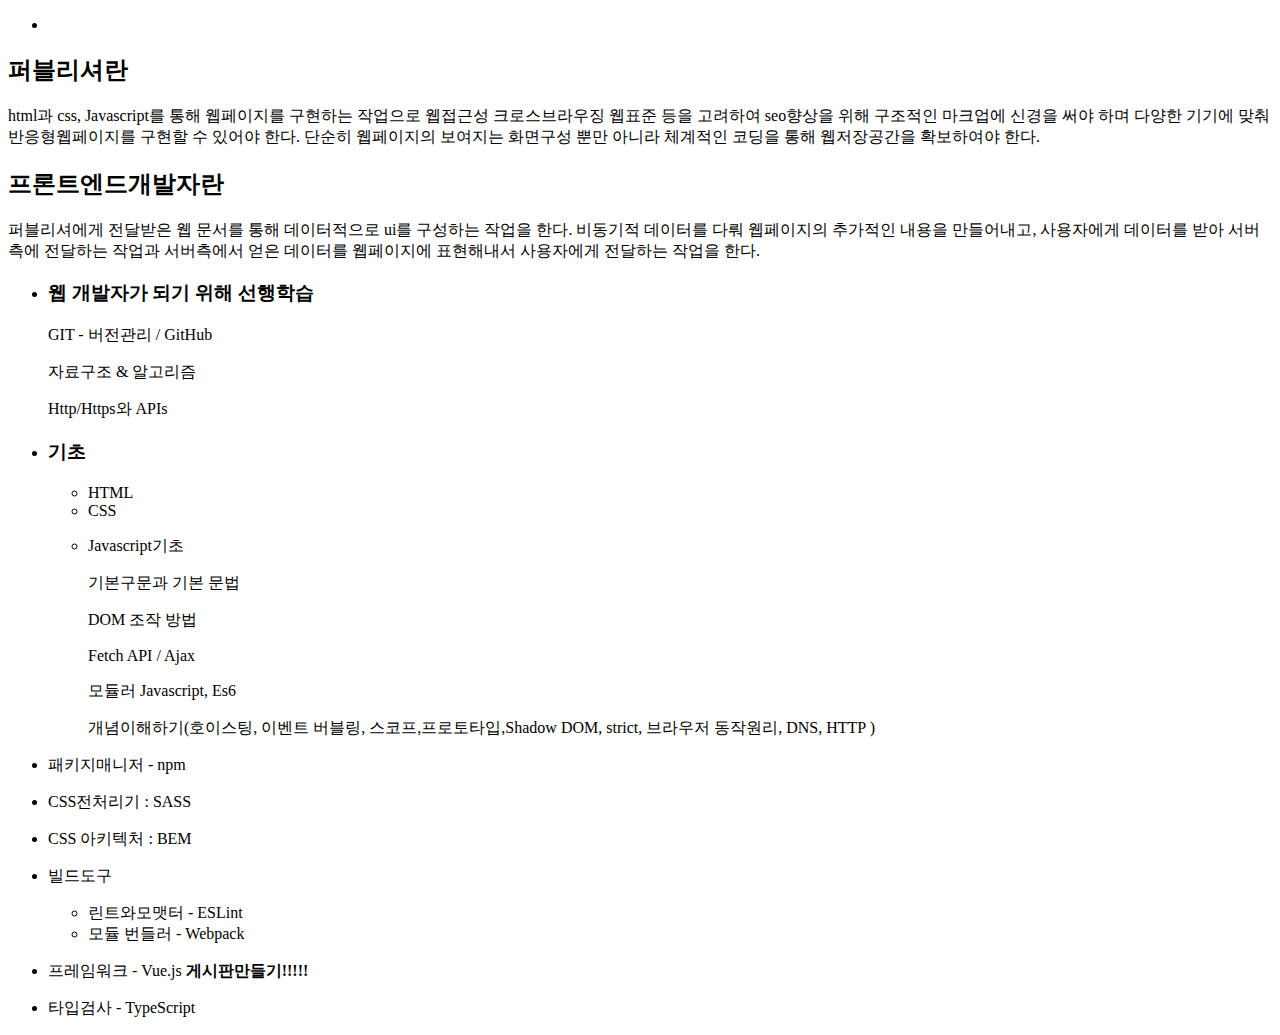
<file: index.html>
<!DOCTYPE html>
<html lang="en">
<head>
    <meta charset="UTF-8">
    <meta name="viewport" content="width=device-width, initial-scale=1.0">
    <meta http-equiv="X-UA-Compatible" content="ie=edge">
    <title>퍼블리셔와 프론트개발자</title>
</head>
<body>
    <div id="wrapper">
        <header>
            <nav>
                <ul class="gnb">
                    <li><a href=""></a></li>
                </ul>
            </nav>
        </header>
        <div class="container">
            <div class="publisher">
                <h2>퍼블리셔란</h2>
                <div>
                    html과 css, Javascript를 통해 웹페이지를 구현하는 작업으로 
                    웹접근성 크로스브라우징 웹표준 등을 고려하여 seo향상을 위해 구조적인 마크업에 신경을 써야 하며 
                    다양한 기기에 맞춰 반응형웹페이지를 구현할 수 있어야 한다.
                    단순히 웹페이지의 보여지는 화면구성 뿐만 아니라 체계적인 코딩을 통해 웹저장공간을 확보하여야 한다.
                </div>
            </div>
            <div class="frontend">
                <h2>프론트엔드개발자란</h2>
                <div>
                    퍼블리셔에게 전달받은 웹 문서를 통해 데이터적으로 ui를 구성하는 작업을 한다.
                    비동기적 데이터를 다뤄 웹페이지의 추가적인 내용을 만들어내고, 
                    사용자에게 데이터를 받아 서버측에 전달하는 작업과 
                    서버측에서 얻은 데이터를 웹페이지에 표현해내서 사용자에게 전달하는 작업을 한다.
                    
                </div>
            </div>
            <div class="frontendMap">
                <ul>
                    <li>
                        <div>
                            <h3>웹 개발자가 되기 위해 선행학습</h3>
                            <p>
                                GIT - 버전관리 / GitHub
                            </p>
                            <p>
                                자료구조 & 알고리즘
                            </p>
                            <p>
                                Http/Https와 APIs
                            </p>
                        </div>
                    </li>
                    <li>
                        <h3>기초</h3>
                        <ul>
                            <li>HTML</li>
                            <li>CSS</li>
                            <li>
                                <p>Javascript기초</p>
                                <div>
                                    <p>
                                        기본구문과 기본 문법
                                    </p>
                                    <p>
                                        DOM 조작 방법
                                    </p>
                                    <p>
                                        Fetch API / Ajax
                                    </p>
                                    <p>
                                        모듈러 Javascript, Es6
                                    </p>
                                    <p>
                                        개념이해하기(호이스팅, 이벤트 버블링, 스코프,프로토타입,Shadow DOM, strict, 브라우저 동작원리, DNS, HTTP )
                                    </p>
                                </div>
                            </li>
                        </ul>
                    </li>
                    <li>
                        <p>패키지매니저 - npm</p>
                    </li>
                    <li>
                        <p>CSS전처리기 : SASS</p>
                    </li>
                    <li>
                        <p>CSS 아키텍처 : BEM</p>
                    </li>
                    <li>
                        <p>빌드도구</p>
                            <ul>
                                <li>린트와모맷터 - ESLint</li>
                                <li>모듈 번들러 - Webpack</li>
                            </ul>
                    </li>
                    <li>
                        <p>프레임워크 - Vue.js <b>게시판만들기!!!!!</b></p>
                    </li>
                    <li>
                        <p>타입검사 - TypeScript</p>
                    </li>
                </ul>
            </div>
        </div>
    </div>
</body>
</html>
</file>
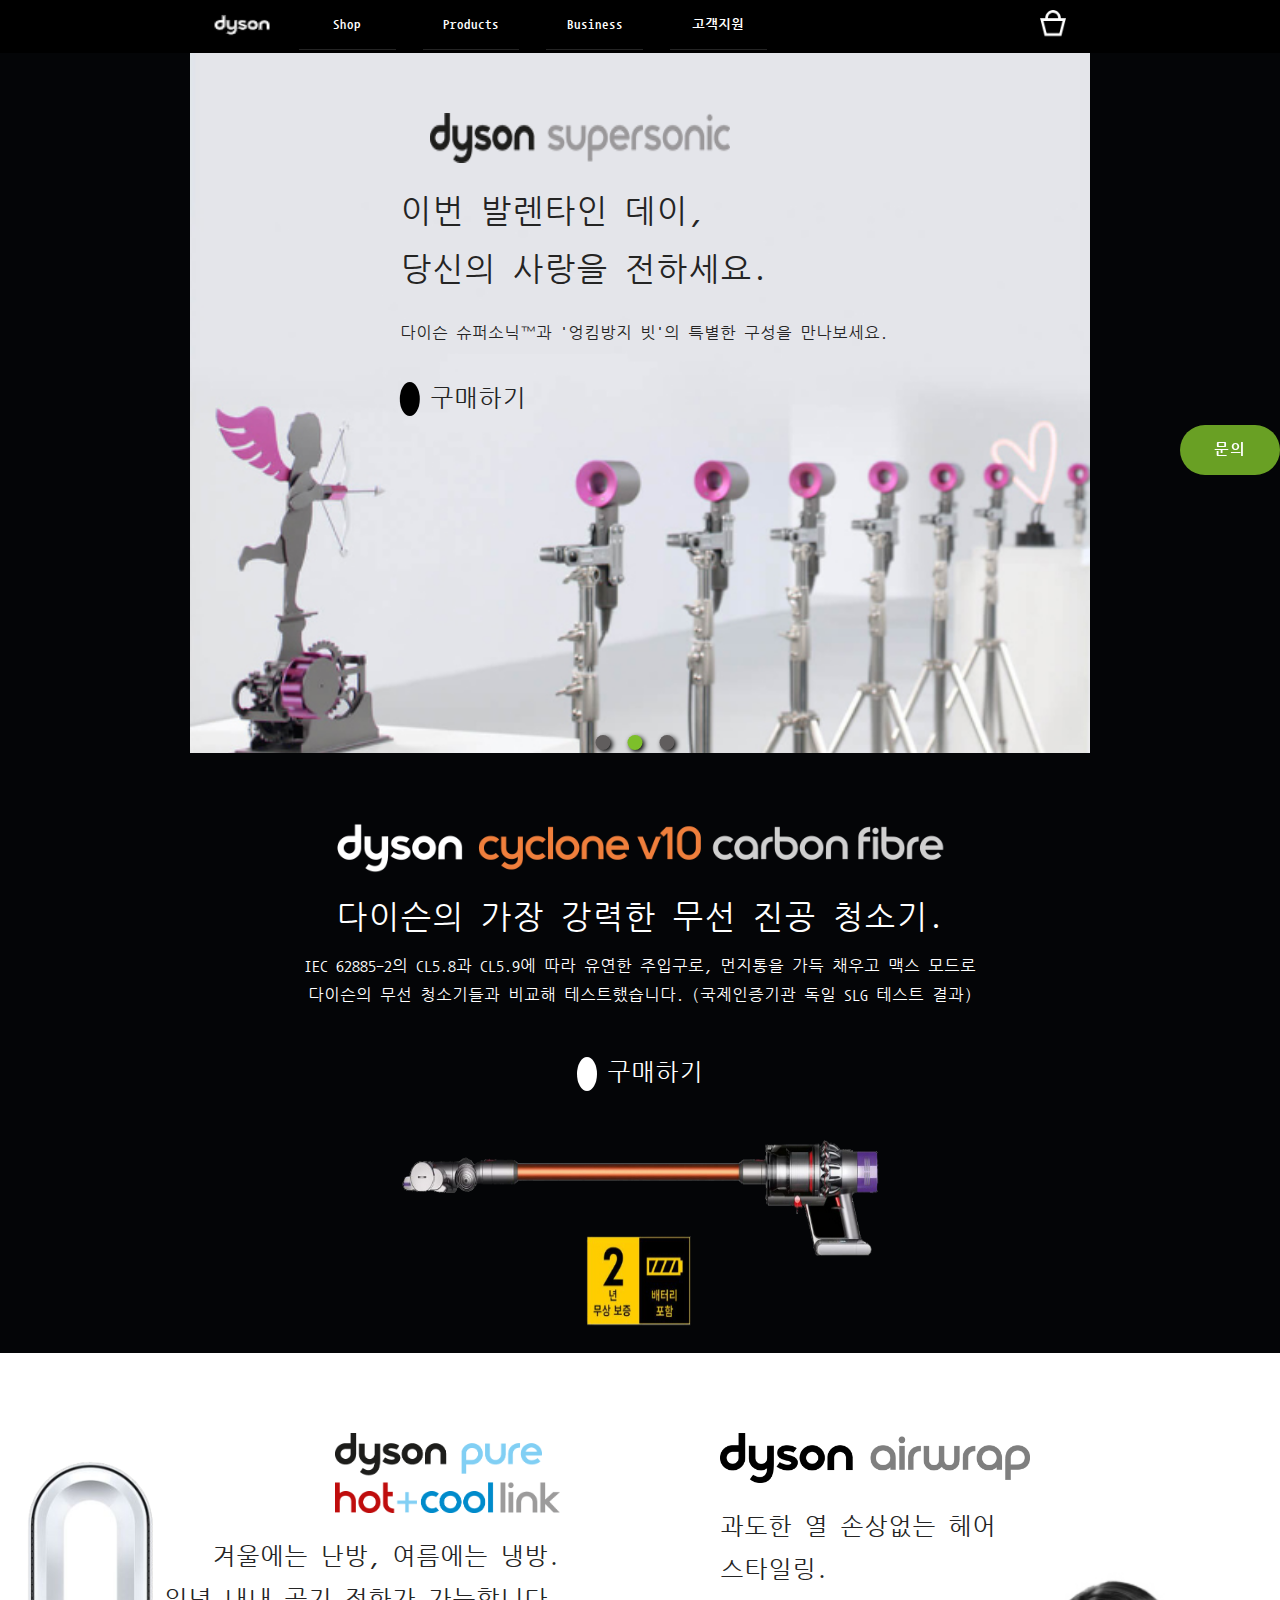
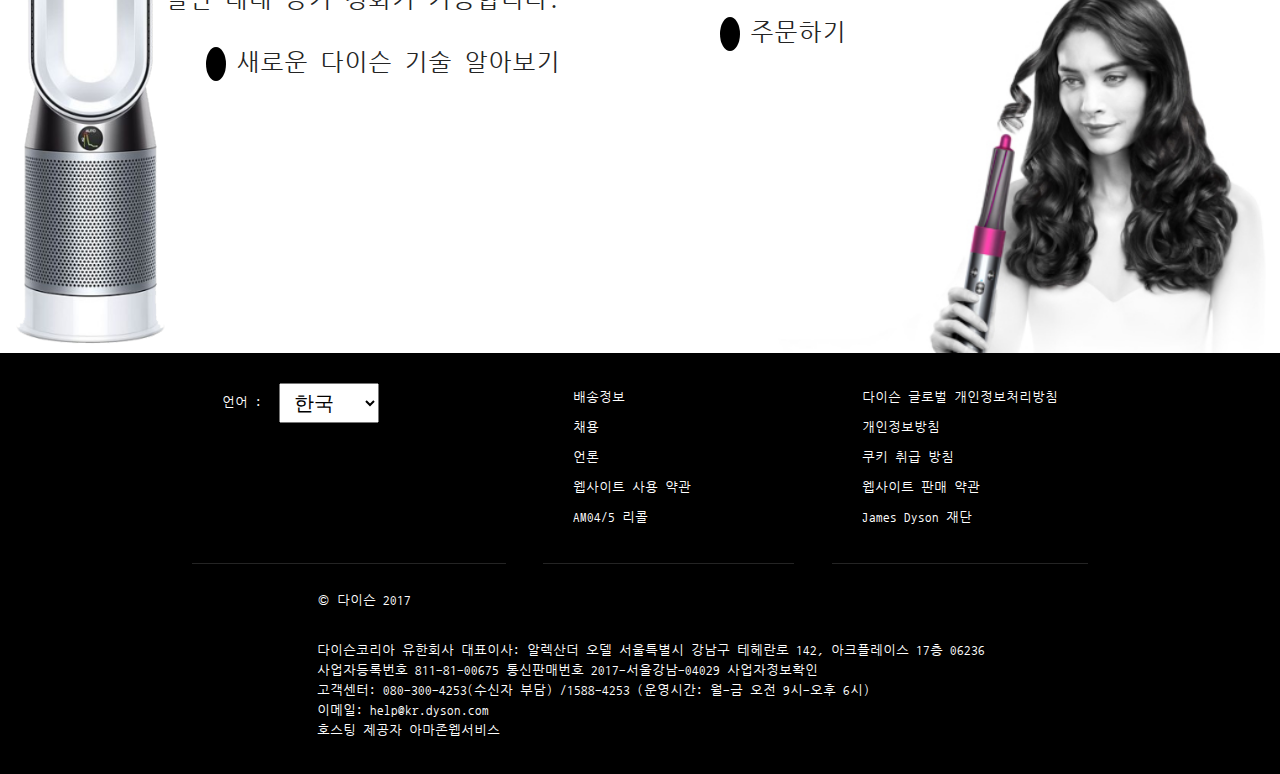
<file: DYSON/index.html>
<!DOCTYPE html>
<html lang="ko">
<head>
   <link rel="stylesheet" href="https://use.fontawesome.com/releases/v5.7.2/css/all.css" integrity="sha384-fnmOCqbTlWIlj8LyTjo7mOUStjsKC4pOpQbqyi7RrhN7udi9RwhKkMHpvLbHG9Sr" crossorigin="anonymous">
    <meta charset="UTF-8">
    <title>다이슨</title>
    <link rel="stylesheet" href="style.css">
</head>
<body>
    <div id="wrapper">
        <header>
           <div id="headerwrap">
            <h1><a href=""><img src="images/dyson_logo.jpg" alt="dyson"></a></h1>
            
            <nav>
                <ul class="left">
                    <li><a href="">Shop</a></li>
                    <li class="products"><a href="">Products</a>
                        <div class="listWrap">
                        <ul class="list">
                            <li><dl>
                                    <dt><img src="images/stickvaccum_icon.png" alt="buccum"></dt>
                                    <dd><a href="">무선청소기</a></dd>
                                </dl>
                             </li>
                             <li><dl>
                                    <dt><img src="images/airtreatment_icon.png" alt="airfreasher"></dt>
                                    <dd><a href="">공기청정기</a></dd>
                                </dl>
                             </li>
                             <li><dl>
                                    <dt><img src="images/dryer_icon.png" alt="dryer"></dt>
                                    <dd><a href="">헤어케어</a></dd>
                                </dl>
                             </li>
                              <li><dl>
                                    <dt><img src="images/lighting_icon.png" alt="lighting"></dt>
                                    <dd><a href="">조명</a></dd>
                                </dl>
                             </li>                             
                        </ul>
                       </div>
                    </li>
                    <li><a href="">Business</a></li>
                    <li><a href="">고객지원</a></li>
                </ul>           
            
            </nav>
            
            <div class="right">
                
            <div class="search">
               <a href="#search"><i class="fas fa-search"></i></a>
               <div id="search">
                <form action="#">
                 <i class="fas fa-search"></i>
                  <input type="text" placeholder="제품을 검색하거나 궁금하긴 문의사항에 대해 검색해주세요."/>
                <a href="#" class="resetbtn"><i class="fas fa-times"></i></a>
                </form>
                 
                <ul>
                    <li class="search_title">인기 검색어</li>
                    <li><a href="">다이슨 V10 무선 청소기</a></li>
                    <li><a href="">다이슨 슈퍼소닉 헤어 드라이어</a></li>
                    <li><a href="">다이슨 슈퍼소닉 헤어 드라이어</a></li>
                    <li><a href="">사용자 설명서</a></li>
                </ul>
                </div>
            </div>
            
            <div class="basket">
                <a href="#" class="js-basket"><img src="images/basket_icon.jpg" alt="basket"></a>
                <div id="basket_pop" class="basket_pop">
                    <div>
                        <span>내 장바구니</span>                    
                        <span class="baricon"><img src="images/bar.png" alt="sort bar"></span>                    
                        <span><span class="poduct_Num">0</span> 상품</span>                  
                        
                    </div>
                    <p>
                        <a href="">장바구니</a>
                    </p>
                    <p><a href="">주문하기</a></p>
                </div>
              
            </div>
            
            </div>
            
        </div>
        </header>
<!--        //header-->
   
      
      
       <div id="container">
          
           <div id="slider">
              <form action="#">
                  <input type="radio" id="check1" name="check" >
                  <input type="radio" id="check2" name="check" checked>
                  <input type="radio" id="check3" name="check">
               <ul>
                   <li>
                       <h3><img src="images/lighttext.png" alt="dyson lightcycle"></h3>
                       <div class="W15px text">
                            60년의 수명을 유지하는 <br>
                            지능형 조명으로 자연광의 <br>
                            변화를 추적합니다.<br>
                            <p style="font-size:1rem">신체 리듬을 지원하기 위한 설계.</p>
                       <a href="" class="W15px link"><span><i class="fas fa-arrow-right"></i></span>더알아보기</a>
                       </div>
                   </li>
                   <li>
                       <h3><img src="images/dryertext.png" alt="dyson supersonic"></h3>
                       <div class="text gray_18px">
                            
                                이번 발렌타인 데이,<br>
                          
                                당신의 사랑을 전하세요.
                           
                            <p style="font-size:1rem">다이슨 슈퍼소닉™과 '엉킴방지 빗'의 특별한 구성을 만나보세요.</p>
                       <a href="" class="gray_15px link"><span><i class="fas fa-arrow-right"></i></span>구매하기</a>
                       </div>
                   </li>
                   <li>
                       <h3><img src="images/supersonic.png" alt="dyson supersonic"></h3>
                       <div class="text">
                       <p class="W15px">골드의 새로운 기준을 만듭니다.</p>
                       <div class="W13px line">
                           수작업 도금된 새로운 <br>
                           다이슨 슈퍼소닉™ 헤어드라이어 <span>한정판.</span>
                       
                       </div>
                       <a href="" class="W15px link"><span><i class="fas fa-arrow-right"></i></span>구매하기</a>
                       </div>
                       <img src="images/golddryer.png" alt="golddryer" class="gloddryer">
                   </li>
               </ul>
               <div class="slidebtn">
               <label for="check1"></label>
               <label for="check2"></label>
                   <label for="check3"></label>
               
               </div>
               </form>
           </div>
<!--           //slider-->
           <div id="content1Wrap">
              <div class="content content1">
               <h3><img src="images/dysonV10text.png" alt="dyson cyclone v10 carbonfibre"></h3>
               <div class="text W13px">
               <p class="W18px">다이슨의 가장 강력한 무선 진공 청소기.</p>
                   IEC 62885-2의 CL5.8과 CL5.9에 따라 유연한 주입구로, 먼지통을 가득 채우고 맥스 모드로<br> 다이슨의 무선 청소기들과 비교해 테스트했습니다. (국제인증기관 독일 SLG 테스트 결과)
                   
                <p><a href="" class="W15px link"><span><i class="fas fa-arrow-right"></i></span>구매하기</a>
                   </p>
               </div>
                <img src="images/stickvaccum_image.png" alt="stickvaccum">
                </div>
           </div>
           
           <div id="content2Wrap">
           <div class="content content2">
               <h3><img src="images/airfreashtext.png" alt="dyson pure hot+cool link"></h3>
               <div class="text gray_15px">
              겨울에는 난방, 여름에는 냉방.<br>
               일년 내내 공기 정화가 가능합니다.
               <p>
               <a href="" class="gray_15px link"><span><i class="fas fa-arrow-right"></i></span>새로운 다이슨 기술 알아보기</a></p>
               </div>
               <img src="images/airfreasher1.png" alt="">
           </div>
           </div>
           
           <div id="content3Wrap">
           <div class="content content3">
                <h3><img src="images/airwraptext.png" alt="dyson airwrap"></h3>
                <div class="text gray_15px">
                과도한 열 손상없는 헤어<br>
                스타일링.
                   <p>
                <a href="" class="gray_15px link"><span><i class="fas fa-arrow-right"></i></span>주문하기</a>
                </p>
                </div>
           </div>
           </div>
          
          <div id="side">
             
                 <a href="#side_pop" class="js-modal modal">문의<i class="fas fa-caret-left"></i></a>
           
              <ul id="side_pop" class="closeside">
                  <li><a href="">실시간 상담<i class="fas fa-comment"></i></a></li>
                  <li>
                      <h3>문의연락처</h3>
                      <div class="customer">
                      <p><i class="fas fa-headset"></i>전화문의</p>
                      
                      <p>1588-4253</p>
                      <p>080-300-4253</p>
                      <p>(수신자부담)</p>
                      </div>
                      <div class="email">
                          <p><i class="fas fa-envelope"></i></p>
                          <p>help@kr.dyson.com</p>
                      </div>
                  </li>
                  <li class="top"><a href="#slider">TOP<i class="fas fa-arrow-up"></i></a></li>
                  <li class="reset"><button><i class="far fa-times-circle"></i></button></li>
              </ul>
          </div>
          
       </div>
<!--       //container-->
   
       <footer>
         <div id="footerwrap">
          <div id="footertop">
           <form action="#">
              <label for="">언어 : </label>
               <select name="lang" id="lang">
               <option value="">한국</option>
               <option value="">USA</option>
               <option value="">중국</option>
               <option value="">일본어</option>
               <option value="">UK</option>
               </select>
           </form>
           <div>
               <ul>
                   <li><a href="">배송정보</a></li>
                   <li><a href="">채용</a></li>
                   <li><a href="">언론</a></li>
                   <li><a href="">웹사이트 사용 약관</a></li>
                   <li><a href="">AM04/5 리콜</a></li>
               </ul>
           </div>
           <div>
               <ul>
                   <li><a href="">다이슨 글로벌 개인정보처리방침</a></li>
                   <li><a href="">개인정보방침</a></li>
                   <li><a href="">쿠키 취급 방침</a></li>
                   <li><a href="">웹사이트 판매 약관</a></li>
                   <li><a href="">James Dyson 재단</a></li>
               </ul>
           </div>
           </div>
           <div id="footerB">
               <p>© 다이슨 2017</p>
               <p>다이슨코리아 유한회사 대표이사: 알렉산더 오델 서울특별시 강남구 테헤란로 142, 아크플레이스 17층 06236 </p>
               <p>사업자등록번호 811-81-00675 통신판매번호 2017-서울강남-04029 사업자정보확인 </p>
               <p>고객센터: 080-300-4253(수신자 부담) /1588-4253 (운영시간: 월-금 오전 9시-오후 6시) </p>
               <p>이메일: help@kr.dyson.com </p>
               <p>호스팅 제공자 아마존웹서비스</p>
           </div>
           </div>
       </footer>
    </div>
    
    
    <script>
        var basket = document.querySelector('.js-basket'),
            pop = document.querySelector('#basket_pop');
    
        
        function handleClick(){
        	var NONE = "none",
            	BLOCK = 'block';
       
            var display = pop.style.display;
			
            console.log(display);
            console.log(display===NONE)
            if(display == NONE){
                pop.style.display=BLOCK;
				console.log('ok block')
            } else{
                pop.style.display=NONE;
				console.log('ok none')
            }
        }
        
        function init(){
            pop.style.display='none';
             basket.addEventListener('click',handleClick);
        }
        init()
		
		
        var modal = document.querySelector(".js-modal"),
            side = document.querySelector('#side_pop'),
			modalbtn = document.querySelector('.modal')
        
        function modalClick(){
            modal.style.display="none"
        }
        
        modal.addEventListener('click',modalClick)
		
		
		document.querySelector('.reset > button').addEventListener('click',closeSide);
		modalbtn.addEventListener('click',openSide)
		
		function closeSide(){
			side.classList.add('closeside');
			
			modalbtn.style.display = "block"
		}
		
		function openSide(){
			side.classList.remove('closeside');
			modalbtn.style.display = "none"
		}

            
    </script>
    
</body>
</html>
</file>
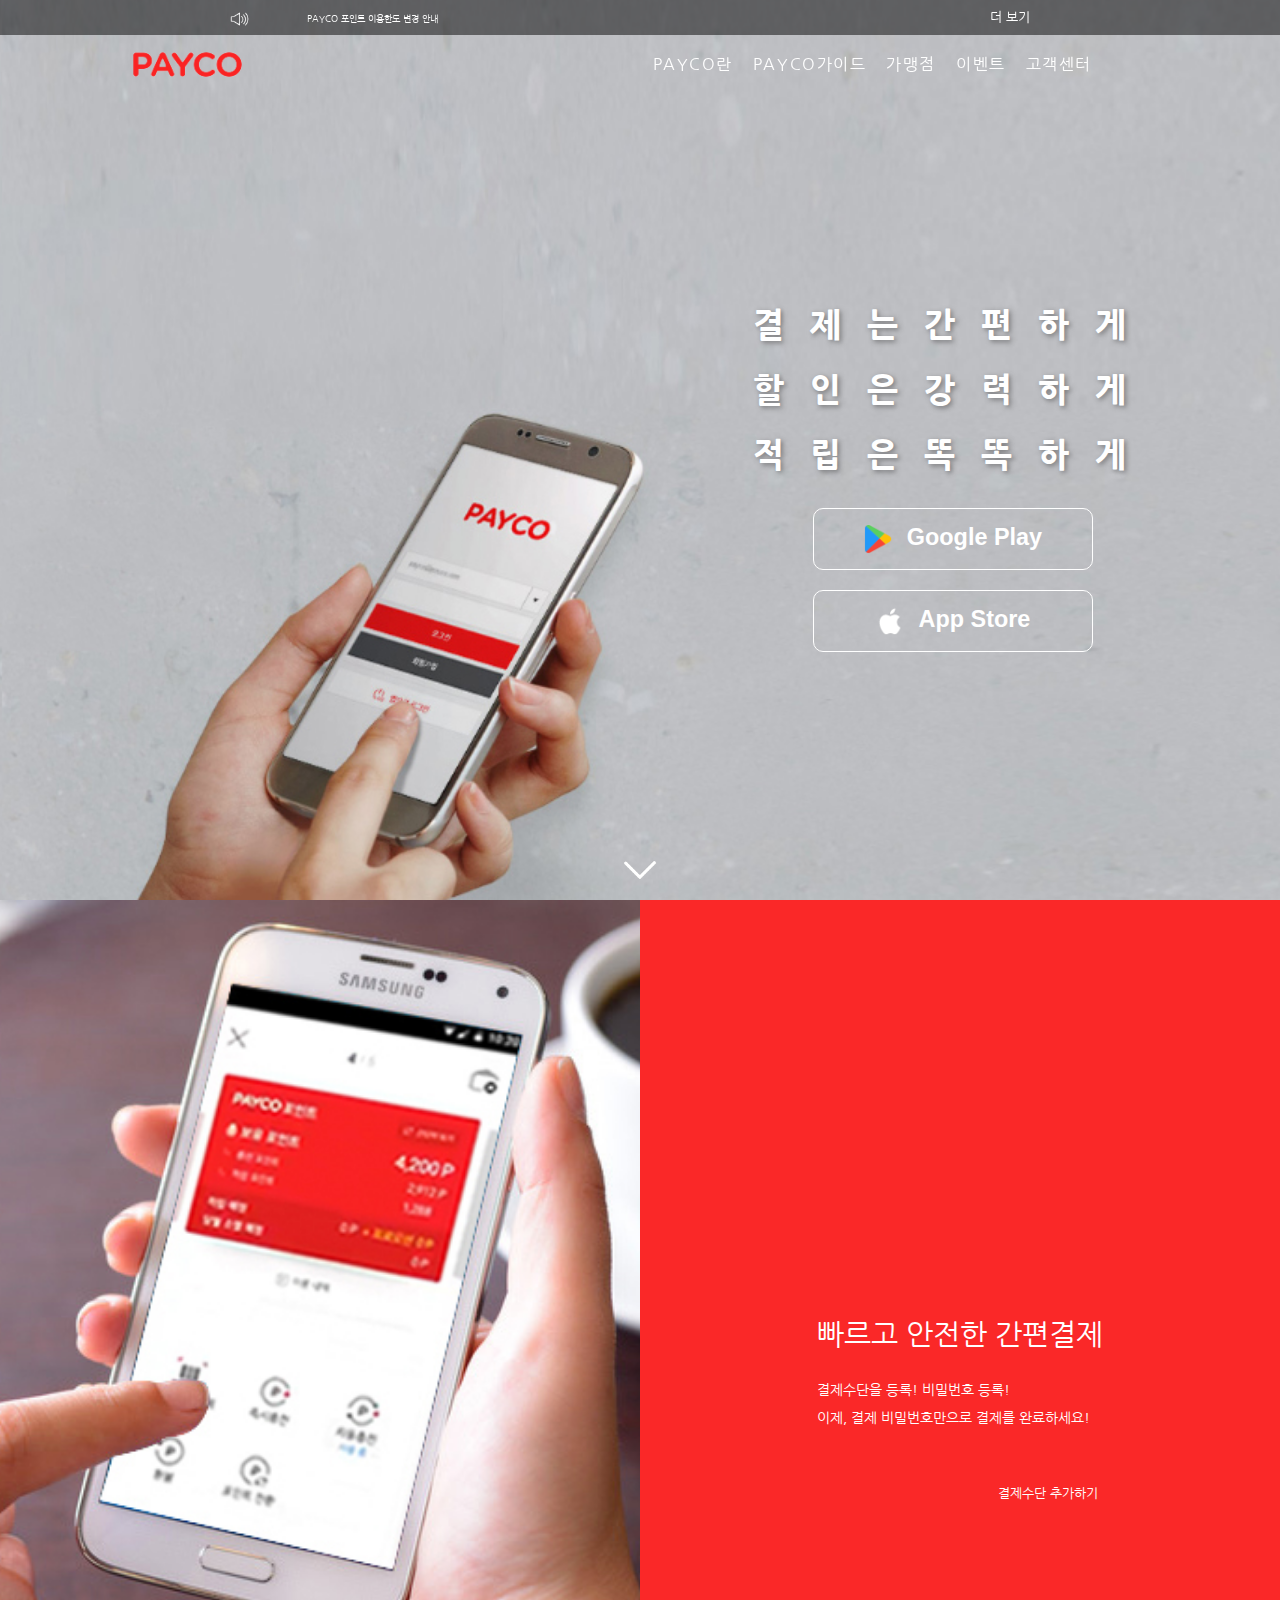
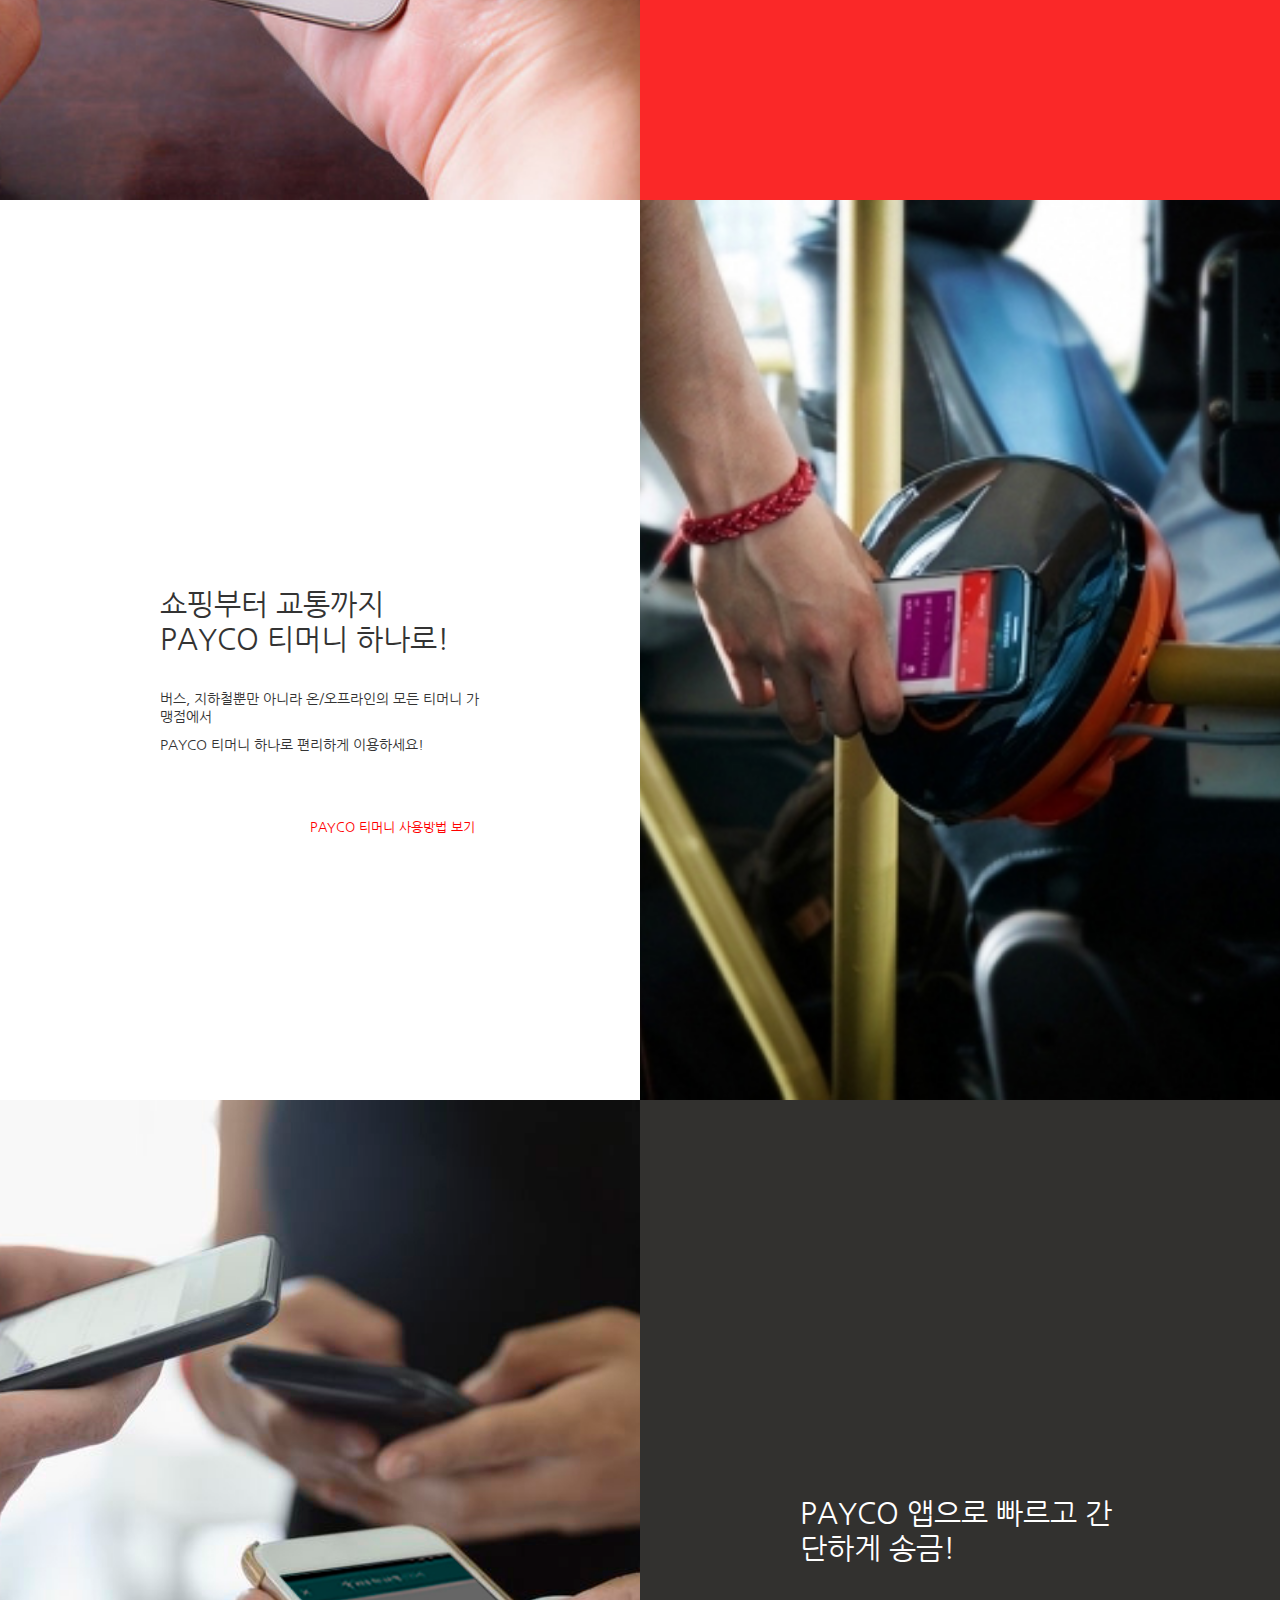
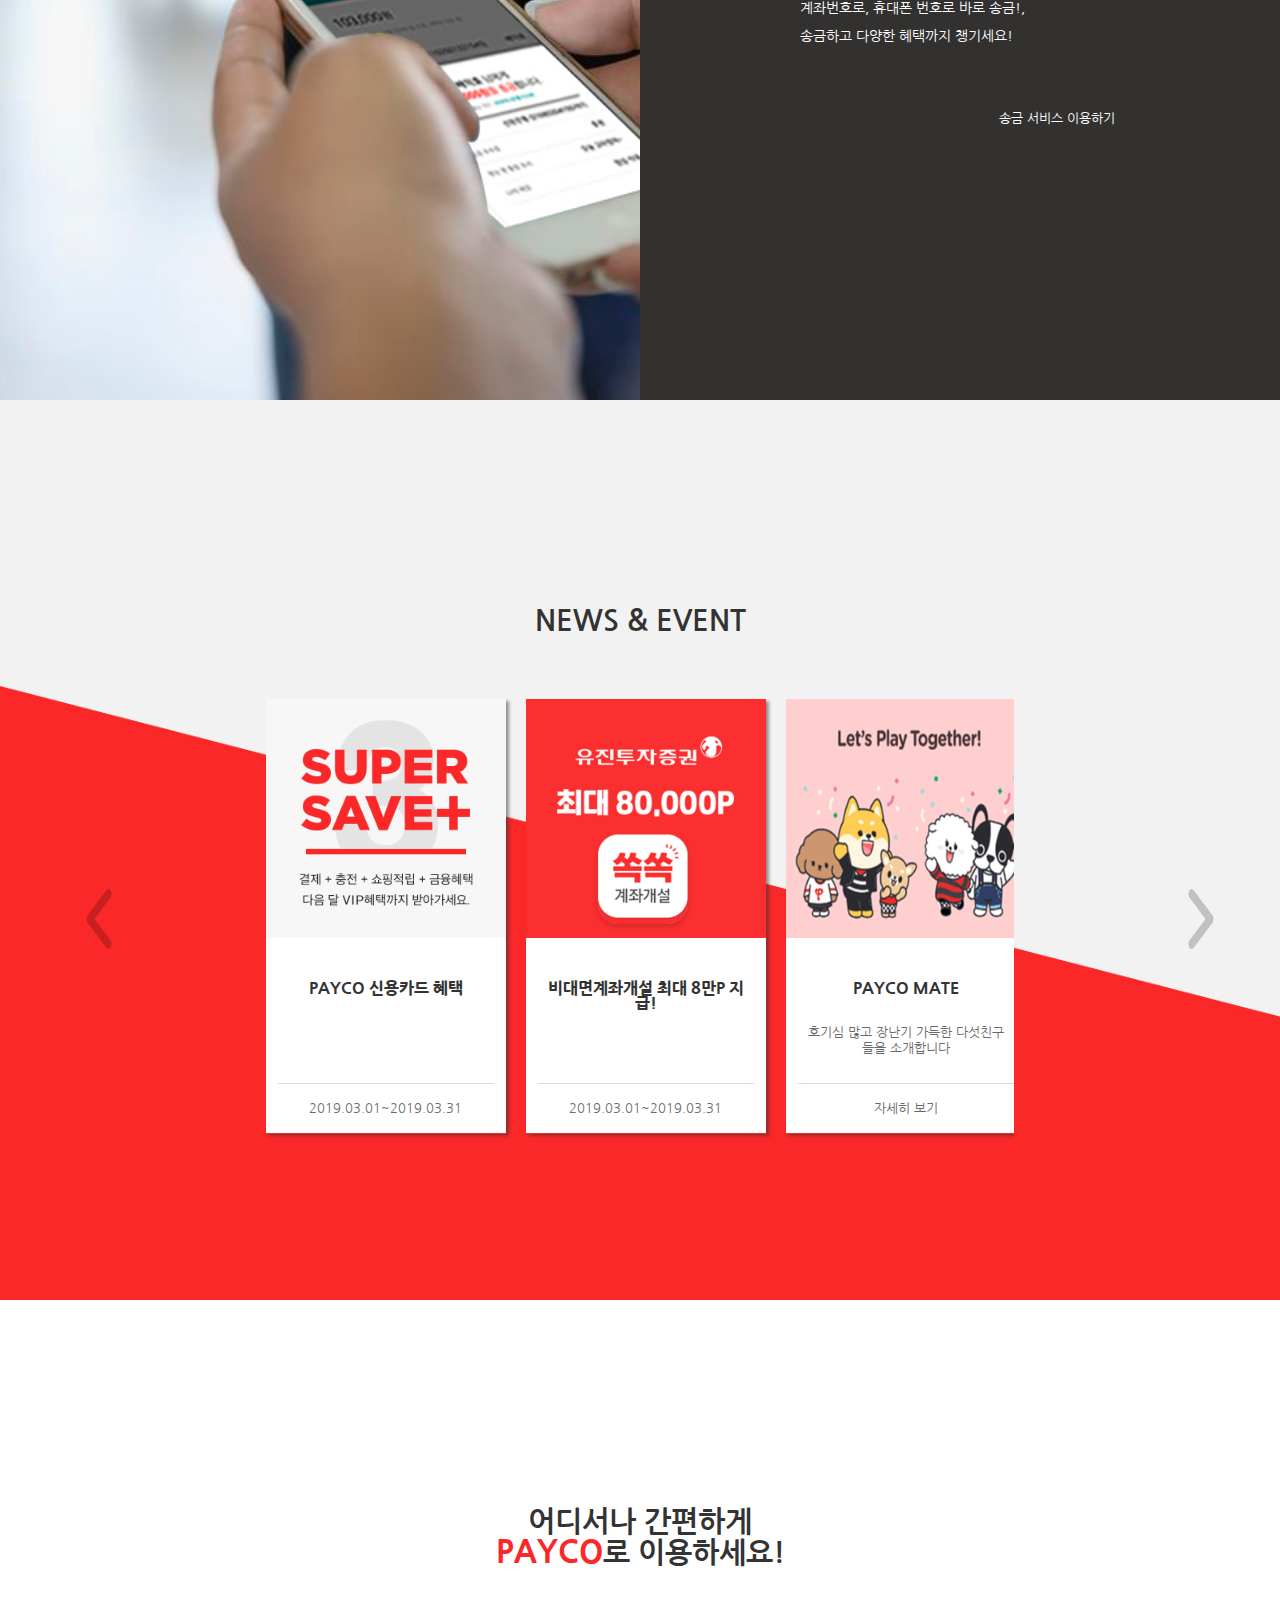
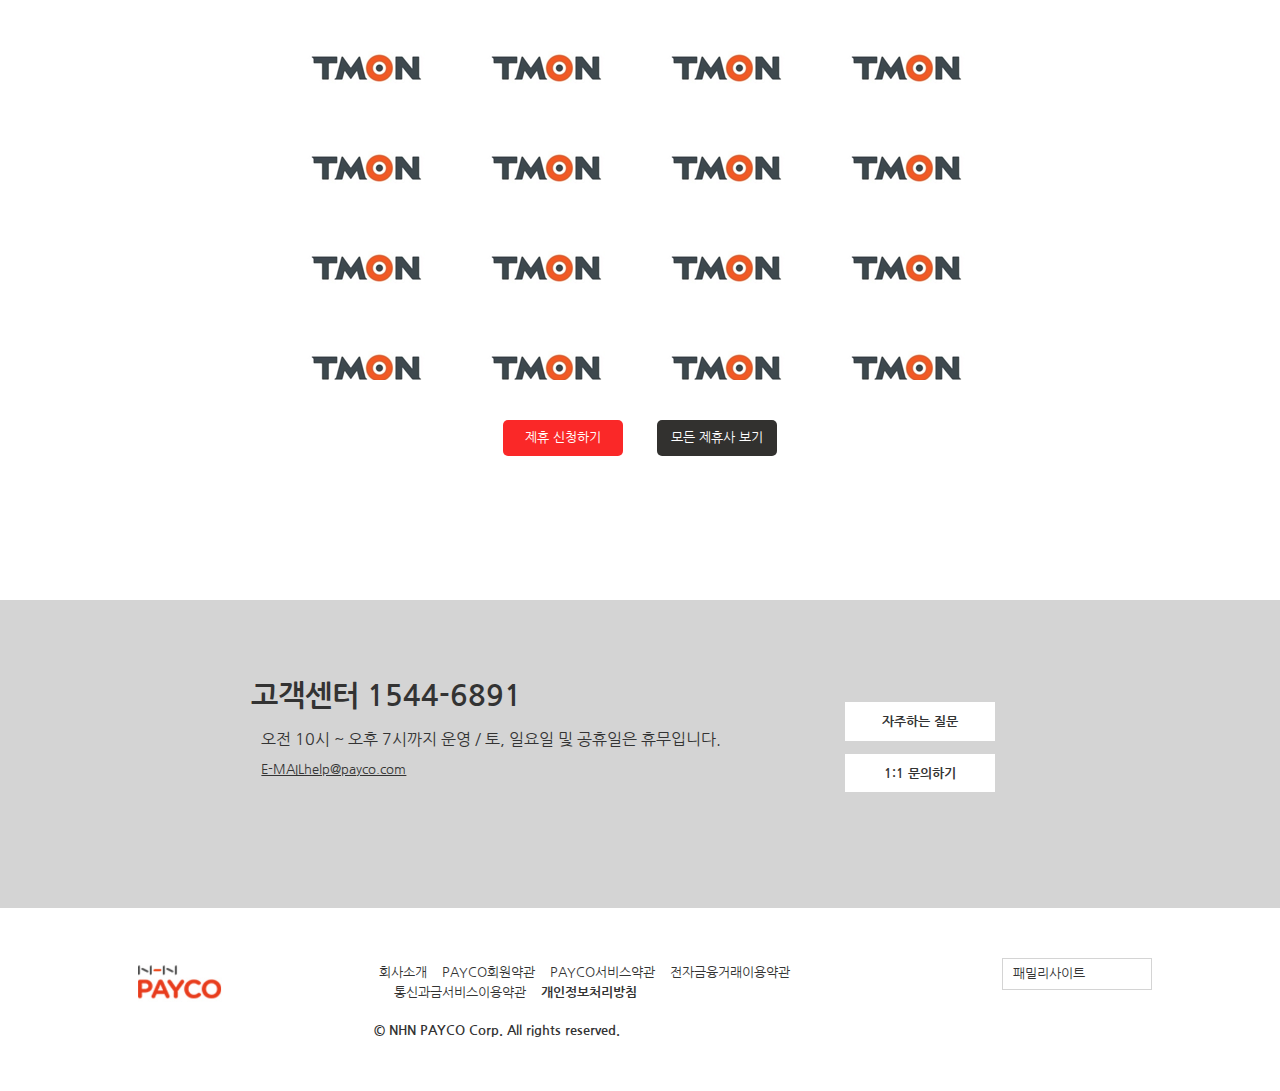
<file: payco/index.html>
<!DOCTYPE html>
<html lang="ko">
<head>
    <meta charset="UTF-8">
    <title>Document</title>
    <meta name="viewport" content="width=device-width, initial-scale=1">
    <link rel="stylesheet" href="https://use.fontawesome.com/releases/v5.7.2/css/all.css" integrity="sha384-fnmOCqbTlWIlj8LyTjo7mOUStjsKC4pOpQbqyi7RrhN7udi9RwhKkMHpvLbHG9Sr" crossorigin="anonymous">
    <link rel="stylesheet" href="css/index.css">
    
</head>
<body>
    <div id="wrapper">
        <header>
            <div class="noticewrap">
              <div class="notice">
                <div class="slideNotiWrap">
                    <ul class="slide">
                        <li><a href="">	PAYCO 포인트 이용한도 변경 안내</a></li>
                        <li><a href="">	제로페이 결제 스미싱 문자 관련 주의사항 안내</a></li>
                        <li><a href="">	PAYCO 서비스 점검 안내(02/20 07:00~09:16)</a></li>
                        <li><a href="">	PAYCO-삼성페이 결제방법 안내</a></li>
                    </ul>
                </div>
                <div class="noticeicon">
					<button class="pre"><i class="fas fa-caret-left"></i></button>
				    <button class="next"><i class="fas fa-caret-right"></i></button>
                    <button href="#">더 보기</button>
                    <button href="#" onclick="noticeClose()"><i class="fas fa-times"></i></b>
                </div>
                </div>
            </div>

          <div class="headerwrap">
               <h1 class="logo"><a href="index.html"><img src="images/paycologo.png" alt="PAYCO"></a></h1>
               <div class="gnb">
                  <div class="menubar">
                      <div class="bar1"></div>
                      <div class="bar2"></div>
                      <div class="bar3"></div>
                  </div>
                   <ul>
                       <li><a href="sub1_2(onlinepay).html">PAYCO란</a></li>
                       <li><a href="sub2(viedo).html">PAYCO가이드</a></li>
                       <li><a href="sub3.html">가맹점</a></li>
                       <li><a href="#">이벤트</a></li>
                       <li><a href="#">고객센터</a></li>
                   </ul>
                       <div class="user"><i class="fas fa-user-circle"></i>
                           <ul class="usermore">
                               <li><a href="login.html">로그인</a></li>
                               <li><a href="#">회원가입</a></li>
                           </ul>
                       </div>
               </div>
           </div>
           
            
        </header>
        
        <div class="container">
            <div class="payco_app">
                <h2>메인타이틀</h2>
                <div class="appWrap">
<!--                   media #main1Wrap > div display block -->
                    
                    <div class="app">
                        <div class="appTitle">
                            결제는간편하게<br>
                            할인은강력하게<br>
                            적립은똑똑하게
                        </div>
                        <p onclick="appLink(this)"><a href=""><img src="images/googlePlay.png" alt="googlePaly">Google Play</a></p>
                        <p onclick="appLink(this)"><a href=""><img src="images/apple.png" alt="apple">App Store</a></p>
                    </div>
                    <a href="#main2" onclick="moveMain2()"><img src="images/moveDown.png" id="moveDown" alt="moveDown">
                    </a>
                </div>
            </div>
            
            
            <div id="main2" class="box">
                    <h2>메인타이틀</h2>
                <div class="main2L imgBox">
                    
                </div>
                <div class="main2R textBox">
                   <div class="textBoxWrap">
                    <p class="iconani"><img src="images/icon_credit.png" alt="simple pay"></p>
                    <p>빠르고 안전한 간편결제</p>
                    <p>결제수단을 등록! 비밀번호 등록! </p>
                    <p>이제, 결제 비밀번호만으로 결제를 완료하세요! </p>
                       <p><a href="">결제수단 추가하기 <i class="fas fa-caret-right"></i></a></p>
                    </div>
                </div>
            </div>
            <div id="main3" class="box">
                    <h2>메인타이틀</h2>
                <div class="main3L textBox">
                   <div class="textBoxWrap">
                    <p class="iconani"><img class="reverse" src="images/icon_t.png" alt="tmoney"></p>
                    <p>쇼핑부터 교통까지 PAYCO 티머니 하나로!</p>
                    <p>버스, 지하철뿐만 아니라 온/오프라인의 모든 티머니 가맹점에서</p>
                    <p>PAYCO 티머니 하나로 편리하게 이용하세요!</p>
                    <p><a href="">PAYCO 티머니 사용방법 보기 <i class="fas fa-caret-right"></i></a></p>
                    </div>
                </div>
                <div class="main3R imgBox">
                    
                </div>
            </div>
            <div id="main4" class="box">
                    <h2>메인타이틀</h2>
                <div class="main4L imgBox">
                    
                </div>
                <div class="main4R textBox">
                   <div class="textBoxWrap">
                    <p class="iconani"><img src="images/icon_remit.png" alt="remit"></p>
                    <p>PAYCO 앱으로 빠르고 간단하게 송금!</p>
                    <p>계좌번호로, 휴대폰 번호로 바로 송금!,</p>
                    <p>송금하고 다양한 혜택까지 챙기세요!</p>
                    <p><a href="">송금 서비스 이용하기 <i class="fas fa-caret-right"></i></a></p>
                    </div>
                </div>
            </div>
            
            
            <div class="payco_evt">

             <div class="veritcalWrap">
              <div class="payco_evtWrap">
               <h3>NEWS &amp; EVENT</h3>
<!--               <img class="phone" src="images/iphoe.png" alt="mobilephone canvas">-->
              <div class="slideWrap">
               <p>
                   <img src="images/icon_back.png" alt="pre" class="btn_pre" onclick="movePre()">
                   <img src="images/icon_next.png" alt="next" class="btn_next" onclick="moveNext()">
               </p>
                <div class="slider">
                    <div class="slides">
                        
                        <div class="slide1">
                           <a href="">
                            <dl>
                                <dt>
                                    <img src="images/eventimg1.jpg" alt="">
                                </dt>
                                <dd>
                                    <h3>PAYCO 신용카드 혜택</h3>
                                    <p></p>
                                    <p>2019.03.01~2019.03.31</p>
                                </dd>
                            </dl>
                            </a>
                        </div>
                        <div class="slide2">
                           <a href="">
                            <dl>
                                <dt>
                                    <img src="images/eventimg2.jpg" alt="">
                                </dt>
                                <dd>
                                    <h3>비대면계좌개설 최대 8만P 지급!</h3>
                                    <p></p>
                                    <p>2019.03.01~2019.03.31</p>
                                </dd>
                            </dl>
                            </a>
                        </div>
                        <div class="slide3">
                           <a href="#">
                            <dl>
                                <dt>
                                    <img src="images/eventimg5.jpg" alt="">
                                </dt>
                                <dd>
                                    <h3>PAYCO MATE</h3>
                                    <p>호기심 많고 장난기 가득한 다섯친구들을 소개합니다</p>
                                    <p>자세히 보기</p>
                                </dd>
                            </dl>
                            </a>
                        </div>
                        <div class="slide4">
                           <a href="">
                            <dl>
                                <dt>
                                    <img src="images/eventimg4.jpg" alt="">
                                </dt>
                                <dd>
                                    <h3>3월 SUPER SAVE+</h3>
                                    <p>결제 + 충전 + 쇼핑적립 + 금융혜택 + 다음 달 VIP 혜택까지 PAYCO포인트로 받아가세요.</p>
                                    <p>2019.03.01~2019.03.31</p>
                                </dd>
                            </dl>
                            </a>
                        </div>
                        <div class="slide5">
                           <a href="">
                            <dl>
                                <dt>
                                    <img src="images/eventimg3.jpg" alt="">
                                </dt>
                                <dd>
                                    <h3>1만원 이상 PAYCO생애 첫 결제 시 5,000P 적립!</h3>
                                    <p>PAYCO 생애 첫 결제 고객이라면! 확인하세요!</p>
                                    <p>2019.03.01~2019.03.31</p>
                                </dd>
                            </dl>
                            </a>
                        </div>
                        <div class="slide6 eventCupon">
                           
                            <dl>
                                <dt>
                                    <img src="images/eventimg6.jpg" alt="event cupon" usemap="#Cupon">
                                    <map name="Cupon">
                                        <area shape="rect" coords="35,341, 216,390" href="#" alt="event cupon move" title="문자 받기">
                                    </map>
                                </dt>
                                <dd>
                                    
                                </dd>
                            </dl>
                            
                        </div>
                        <div class="slide7">
                           <a href="">
                            <dl>
                                <dt>
                                    <img src="images/eventimg7.jpg" alt="">
                                </dt>
                                <dd>
                                    <h3>현대백화점 제휴카드 혜택</h3>
                                    <p></p>
                                    <p>2019.03.01~2019.03.31</p>
                                </dd>
                            </dl>
                            </a>
                        </div>
                        <div class="slide8">
                           <a href="">
                            <dl>
                                <dt>
                                    <img src="images/eventimg8.jpg" alt="">
                                </dt>
                                <dd>
                                    <h3>2018 무이자 혜택</h3>
                                    <p></p>
                                    <p>2019.03.01~2019.03.31</p>
                                </dd>
                            </dl>
                            </a>
                        </div>
                        
                    </div>
                </div>
                  </div>
                </div>
                </div>
            </div>
            <div class="payco_partner">
               <div class="partnerWrap">
                <h3>어디서나 간편하게<br> <b>PAYCO</b>로 이용하세요!</h3>
                <ul>
                    <li><a href="http://www.ticketmonster.co.kr/" target="_blank" title="바로가기"></a></li>
                    <li><a href="http://www.ticketmonster.co.kr/" target="_blank" title="바로가기"></a></li>
                    <li><a href="http://www.ticketmonster.co.kr/" target="_blank" title="바로가기"></a></li>
                    <li><a href="http://www.ticketmonster.co.kr/" target="_blank" title="바로가기"></a></li>
                    <li><a href="http://www.ticketmonster.co.kr/" target="_blank" title="바로가기"></a></li>
                    <li><a href="http://www.ticketmonster.co.kr/" target="_blank" title="바로가기"></a></li>
                    <li><a href="http://www.ticketmonster.co.kr/" target="_blank" title="바로가기"></a></li>
                    <li><a href="http://www.ticketmonster.co.kr/" target="_blank" title="바로가기"></a></li>
                    <li><a href="http://www.ticketmonster.co.kr/" target="_blank" title="바로가기"></a></li>
                    <li><a href="http://www.ticketmonster.co.kr/" target="_blank" title="바로가기"></a></li>
                    <li><a href="http://www.ticketmonster.co.kr/" target="_blank" title="바로가기"></a></li>
                    <li><a href="http://www.ticketmonster.co.kr/" target="_blank" title="바로가기"></a></li>
                    <li><a href="http://www.ticketmonster.co.kr/" target="_blank" title="바로가기"></a></li>
                    <li><a href="http://www.ticketmonster.co.kr/" target="_blank" title="바로가기"></a></li>
                    <li><a href="http://www.ticketmonster.co.kr/" target="_blank" title="바로가기"></a></li>
                    <li><a href="http://www.ticketmonster.co.kr/" target="_blank" title="바로가기"></a></li>
                                       
                </ul>
                <button>제휴 신청하기</button>
                <button>모든 제휴사 보기</button>
                </div>
            </div>
            <div class="payco_cs">
                <h4>고객센터</h4>
                <div class="csWrap">
                   <div class="leftWrap">
                        <div class="leftmain7">
                            <h1>고객센터 1544-6891</h1>
                            <p><i class="far fa-clock"></i> 오전 10시 ~ 오후 7시까지 운영 / 토, 일요일 및 공휴일은 휴무입니다.</p>
                            <p><i class="far fa-envelope"></i><u>E-MAILhelp@payco.com</u></p>
                        </div>
					</div>
					<div class="rightWrap">
						
							<a href="#">자주하는 질문</a>
						
						
							<a href="#">1:1 문의하기</a>
						
					</div>
                </div>
            </div>
            <button id="top">Top <i class="fas fa-arrow-up"></i></button>
        </div>
<!--        //#mainwrap-->
   
        <footer>
            <div class="footerlogo"><img src="images/footerLogo.jpg" alt="NHN PAYCO"></div>
            <div class="service">
            	<ul>
            		<li><a href="#">회사소개</a></li>
            		<li><a href="#">PAYCO회원약관</a></li>
            		<li><a href="#">PAYCO서비스약관</a></li>
            		<li><a href="#">전자금융거래이용약관</a></li>
            		<li><a href="#">통신과금서비스이용약관</a></li>
            		<li><a href="#"><strong>개인정보처리방침</strong></a></li>
            	</ul>
            	<p><b>&copy; NHN PAYCO Corp. All rights reserved.</b></p>
            </div>
            <div class="linksite">
                <a href="#" onclick="familyOpen()">패밀리사이트
                <i class="fas fa-angle-down"></i>
                </a>
                <ul class="onLink">
                    <li><a href="http://partner.payco.com" class="N=a:bot*f.familysite,r:1,i:PARTNER_CENTER" target="_blank">PAYCO 파트너센터</a></li>
                    <li><a href="https://gift.payco.com" class="N=a:bot*f.familysite,r:2,i:PAYCO_GIFT" target="_blank">PAYCO 상품권</a></li>
                    <li><a href="http://marketing.payco.com" class="N=a:bot*f.familysite,r:3,i:PAYCO_MARKETING" target="_blank">PAYCO 멤버십센터</a></li>
                </ul>
            </div>
        </footer>
    </div>
    
    <script src="js/header_footer.js"></script>
    <script src="js/index.js"></script>
</body>
</html>
</file>
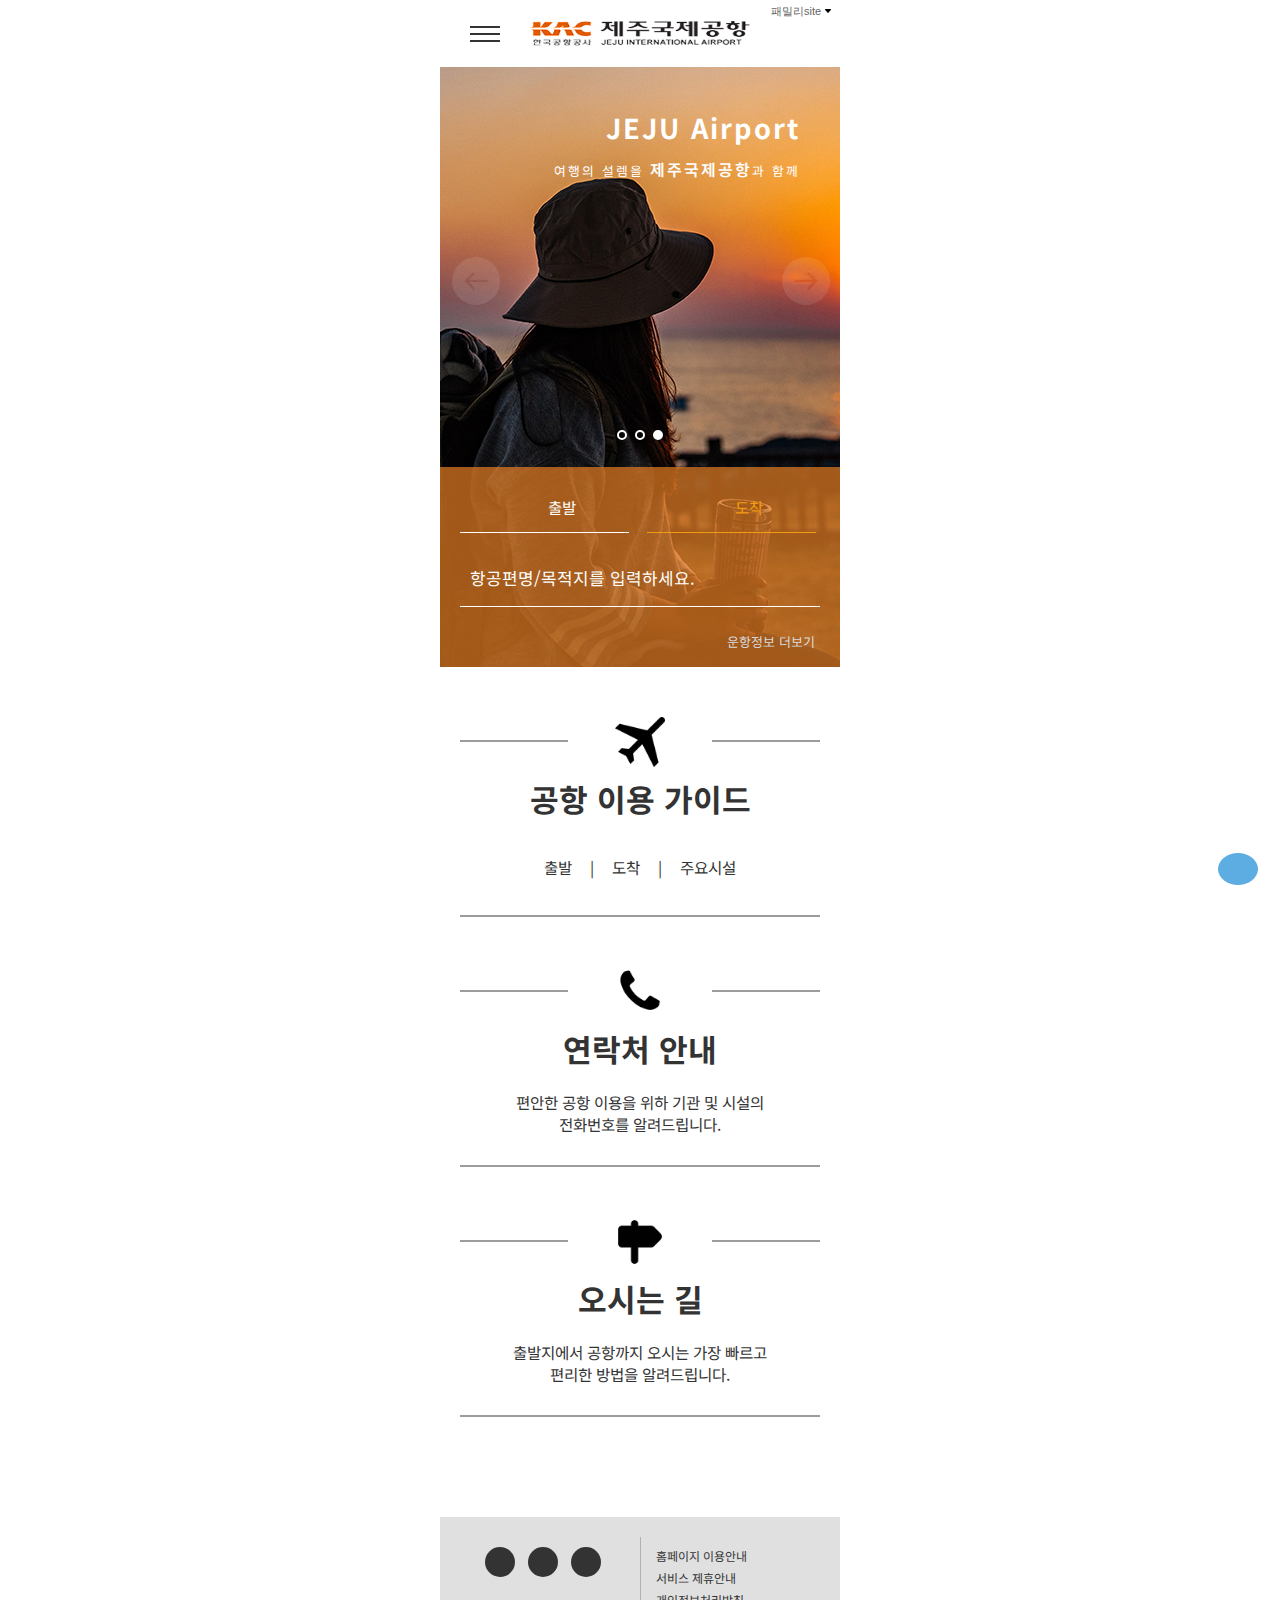
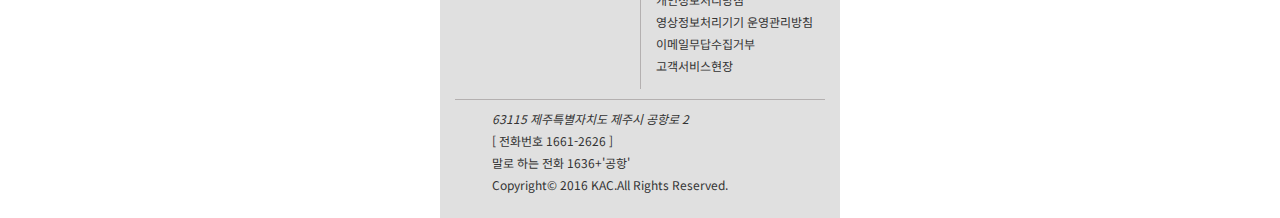
<file: 제주항공mobile/index.html>
<!DOCTYPE html>
<html lang="ko">
<head>
    <meta charset="UTF-8">
    <title>제주국제공항</title>
    <meta name="viewport" content="width=device-width, initial-scale=1.0">
    <link rel="stylesheet" href="main.css">
    <link href="https://fonts.googleapis.com/css?family=Noto+Sans+KR:400,500,700,900&amp;subset=korean" rel="stylesheet">
    <link rel="stylesheet" href="https://use.fontawesome.com/releases/v5.7.2/css/all.css" integrity="sha384-fnmOCqbTlWIlj8LyTjo7mOUStjsKC4pOpQbqyi7RrhN7udi9RwhKkMHpvLbHG9Sr" crossorigin="anonymous">
<!--
    <script type="text/javascript" language="JavaScript">
	   window.resizeTo(400,700);
    </script>
-->
    
</head>
<body>
<!--   width:400px -->
    <div id="wrapper">
        
<!--        100% * 67px-->
       <div id="headerWrap">
        <header>
           
<!--           70px*50px-->
            <h1 class="logo">
                <a href="index.html"><img src="images/logo.jpg" alt="logo"></a>
            </h1>
            
               
<!--                 icon 40px*40px   -->
                 <button class="gnbicon" id="navopenbtn"><span></span></button>
<!--                 <a href="" class="gnbicon" id="navopenbtn"><span></span></a>-->
<!--                 <a href="#gnbpop" class="gnbicon"><span></span></a>-->
               
                       
                
                
            <div id="gnbpopWrap">   
<!--            width:90%-->
             <div id="gnbpop">
             
<!--                height:100px-->
                <div id="gnbtop">
                <div id="gnbtop_inside">
                    <div class="gnbtop_T">
                        <span>
                            <a href=""><img src="images/sidebar_map.png" alt="mapicon" class="gnbTopicon">공항지도</a>
                        </span>
                        <span>
                            <a href=""><img src="images/gnb_searchicon.png" alt="searchicon" class="gnbTopicon">검색</a>
                        </span>
                        
                        <a href="#" onclick="navClose()"><span></span></a>
                    </div>
                    
                    <div class="gnbtop_B">
                        <span><a href="">로그인</a></span>
                        <span><a href="">회원가입</a></span>
                        <span><a href="">사이트맵</a></span>
                    </div>
                    </div>
                </div>
                
<!--                height:517px-->
                <div id="gnb">
<!--                   gnblist width:90%-->
                   <ul class="gnblist" id="gnblist">
                       <li>
                            <p>출발</p>
                            <ul class="subgnb">
                                <li><a href="sub_gnb1-1.html">출발시간</a></li>
                                <li><a href="">항공권예약</a></li>
                                <li><a href="">출국절차</a></li>
                                <li><a href="">빠른수속</a></li>
                                <li><a href="">출국체크사항</a></li>
                                <li><a href="">취항정보</a></li>
                            </ul>
                       </li>
                       <li>
                            <p>도착</p>
                            <ul class="subgnb">
                                <li><a href="">도착시간</a></li>
                                <li><a href="">입국절차</a></li>
                            </ul>
                       </li>
                       <li>
                            <p>교통&middot;주차</p>
                            <ul class="subgnb">
                                <li><a href="">출발시간</a></li>
                                <li><a href="">항공권예약</a></li>
                                <li><a href="">출국절차</a></li>
                                <li><a href="">빠른수속</a></li>
                                <li><a href="">출국체크사항</a></li>
                                <li><a href="">취항정보</a></li>
                            </ul>
                       </li>
                       <li>
                            <p>공항정보</p>
                            <ul class="subgnb">
                                <li><a href="">공항소개</a></li>
                                <li><a href="">공항시설</a></li>
                                <li><a href="">교통&middot;약자서비스</a></li>
                            </ul>
                       </li>
                       <li>
                            <p>고객센터</p>
                            <ul class="subgnb">
                                <li><a href="">공지사항</a></li>
                                <li><a href="">이벤트정보</a></li>
                                <li><a href="">FAQ</a></li>
                                <li><a href="">전화번호안내</a></li>
                                <li><a href="">유실물관리소</a></li>
                                <li><a href="">고객의소리</a></li>
                            </ul>
                       </li>
                   </ul>
                    
                </div>
                
<!--                height:50px-->
                <div id="gnbbottom">
                    <span><a href="">한국어</a></span>
                    <span>	&#124;</span>
                    <span><a href="">English</a></span>
                </div>
                
            </div>            
            </div>
            
<!--            100px*25px-->
            <div class="site">
                <form action="#">
                    <fieldset>
                        <select name="familysite" id="familysite" title="패밀리site" >
                           <option value="" disabled selected>패밀리site</option>
                            <option value="">제주국제공항</option>
                            <option value="">김포국제공항</option>
                            <option value="">김해국제공항</option>
                        </select>
                    </fieldset>
                </form>
            </div>
                
                <!--        100% opacity-->
        <div id="modal">
            <div id="modalpop">
                <ul>
                    <li>
                        <dl>
                            <dt><img src="images/modalMap.png" alt="airportmap"></dt>
                            <dd class="only"><a href="">
                            <p>제주공항</p>
                            <p>한 눈에 보기</p></a></dd>
                        </dl>                       
                    </li>
                    <li>
                        <dl>
                            <dt><img src="images/sidebar_reserve.png" alt="reserve"></dt>
                            <dd><a href="">항공권 예약</a></dd>
                        </dl>                       
                    </li>
                    <li>
                        <dl>
                            <dt><img src="images/sidebar_trip.png" alt="trip info"></dt>
                            <dd><a href="">여행정보</a></dd>
                        </dl>                       
                    </li>
                </ul>
            </div>
            <a href="#" id="modalOpen" role="button"><i class="fas fa-plus"></i></a>
        </div>
        </header>
        </div>
        
        
        
        <div id="main">
           
<!--           height:600px-->
            <div id="container1">
               
<!--               100%-->
                <div id="slide">
                   <form action="#" >
                       <fieldset>
                          <div class="nxtbtn">
                          <img src="images/slidepreicon.png" alt="preview" id="prevBtn">
                          <img src="images/slidenexticon.png" alt="next" id="nextBtn">
                           </div>
                           <input type="radio" id="slide1" name="slide" class="skip" >
                           <input type="radio" id="slide2" name="slide" class="skip">
                           <input type="radio" id="slide3" name="slide" class="skip" checked>
                           
                           <ul class="slidebg">
                               <li class="slide1">
                                  <div class="slidescript">
                                   <h3>JEJU Airport</h3>
                                   <div>
                                       중국, 일본, 동남아를 연결하는 중요한 지리적 위치의 <span>제주국제공항</span>
                                   </div>
                                   </div>
                               </li>
                               <li class="slide2">
                                   <div class="slidescript">
                                   <h3>JEJU Airport</h3>
                                   <p class="slide2_1">다시 찾고 싶은</p>
                                   <p class="slide2_2">제주 국제 공항</p>
                                   <p class="slide2_3">정성이 담긴 최상의 서비스로 고객 여러분을 맞이하겠습니다.</p>    
                                   </div>                              
                               </li>
                               <li class="slide3">
                                   <div class="slidescript">
                                   <h3>JEJU Airport</h3>
                                   <div>여행의 설렘을 <span>제주국제공항</span>과 함께
                                   </div>
                                   </div>
                               </li>
                           </ul>
                           
                           <div class="slidebtn">
                           <label for="slide1"></label>
                           <label for="slide2"></label>
                           <label for="slide3"></label>
                           </div>
                       </fieldset>
                   </form>
                    
                  
                </div>
                   
<!--                  height:200px -->
                <div id="search_DA">
                    <form action="#">
                    <fieldset>
                      <ul>
                          <li>
                              <input type="radio" id="departure" name="searchDA" checked class="skip">
                              <span>          
                               <label for="departure"><i class="fas fa-plane-departure"></i>출발</label>
                              </span>
                          </li>
                          <li>
                              <input type="radio" id="arrival" name="searchDA" class="skip">
                              <span>
                              <label for="arrival"><i class="fas fa-plane-arrival"></i>도착</label>  </span>      
                          </li>
                      </ul>
             
                        <p class="main_search">
                            <input type="text" placeholder="항공편명/목적지를 입력하세요.">
                            <a href=""><i class="fas fa-search"></i></a>   
                        </p>
                        
                        <div class="DA_more" id="DAopen">운항정보 더보기 <i class="fas fa-caret-down"></i></div>
                    </fieldset>
                    </form>
<!--                       height:200px display:hidden-->
                          
<!--                            </div>-->
                </div>
                    
            </div>
<!--        //#container1-->
            <div id="DA_more">
                           <table>
                               <caption>실시간 운항정보</caption>
                               <thead>
                                   <tr>
                                       <th>시간</th>
                                       <th>편명</th>
                                       <th>도착지</th>
                                       <th>현황</th>
                                       <th>게이트</th>
                                   </tr>
                               </thead>
                               <tbody>
                                   <tr>
                                       <td>14:00</td>
                                       <td>7C1384</td>
                                       <td>오사카/간사이</td>
                                       <td>지연</td>
                                       <td>10</td>
                                   </tr>
                                   <tr>
                                       <td>14:00</td>
                                       <td>KE1115</td>
                                       <td>부산/김해</td>
                                       <td>탑승중</td>
                                       <td>9</td>
                                   </tr>
                                   <tr>
                                       <td>14:00</td>
                                       <td>7C1384</td>
                                       <td>오사카/간사이</td>
                                       <td>지연</td>
                                       <td>10</td>
                                   </tr>
                                   <tr>
                                       <td>14:00</td>
                                       <td>KE1115</td>
                                       <td>부산/김해</td>
                                       <td>탑승중</td>
                                       <td>9</td>
                                   </tr>
<!--
                                   <tr>
                                       <td>14:00</td>
                                       <td>KE1115</td>
                                       <td>부산/김해</td>
                                       <td>탑승중</td>
                                       <td>9</td>
                                   </tr>
-->
                               </tbody>
                           </table>
                           
                           <span class="moreinfo"><a href="sub_gnb1-1.html"><i class="fas fa-plus"></i></a></span>
                           </div>
                           
           <div id="container2">
           
<!--              70%*200px-->              
               <div id="content1">
                   <p>
                       <img src="images/airplane_airportguide_icon.png" alt="guide">
                   </p>
                   <h2>공항 이용 가이드</h2>
                   <div class="guidememo">
                       <span><a href="">출발</a></span>
                       <span>	&#124;</span>
                       <span><a href="">도착</a></span>
                       <span>	&#124;</span>
                       <span><a href="">주요시설</a></span>
                   </div>
               </div>
               
<!--              70%*200px-->              
               <div id="content2">
                  <a href="">
                   <p>
                       <img src="images/phonenumber_icon.png" alt="telephone">
                   </p>
                   <h2>연락처 안내</h2>
                   <div>
                       편안한 공항 이용을 위하 기관 및 시설의<br>
                       전화번호를 알려드립니다.
                   </div>
                   </a>
               </div>
               
<!--              70%*200px-->              
               <div id="content3">
                   <a href="">
                   <p>
                       <img src="images/sign_icon.png" alt="sign map">
                   </p>
                   <h2>오시는 길</h2>
                   <div>
                       출발지에서 공항까지 오시는 가장 빠르고 <br>
                        편리한 방법을 알려드립니다.
                   </div>
                   </a>
               </div>
           </div>            
            

        </div>
<!--    //#container -->        
        
        
        
        <footer>
            
            <div class="iconwrap">
                <span>
                    <a href="http://www.airportblog.co.kr/"><i class="fab fa-blogger-b"></i></a>
                </span>
                <span>
                    <a href="https://www.facebook.com/airport.korea"><i class="fab fa-facebook-f"></i></a>
                </span>
                <span>
                    <a href="https://www.instagram.com/airport.korea/"><i class="fab fa-instagram"></i></a>
                </span>
            </div>
            <div class="footerwrap">
                <ul>
                    <li><a href="">홈페이지 이용안내</a></li>
                    <li><a href="">서비스 제휴안내</a></li>
                    <li><a href="">개인정보처리방침</a></li>
                    <li><a href="">영상정보처리기기 운영관리방침</a></li>
                    <li><a href="">이메일무답수집거부</a></li>
                    <li><a href="">고객서비스현장</a></li>
                </ul>
            </div>
            <div class="footerBottom">
                <ul>
                    <li><address>63115 제주특별자치도 제주시 공항로 2</address></li>
                    <li>[ 전화번호 1661-2626 ]</li>
                    <li>말로 하는 전화 1636+'공항'</li>
                    <li>Copyright&copy; 2016 KAC.All Rights Reserved.</li>
                </ul>
            </div>
        </footer>

            
    </div>
<!--//wrapper-->
   <script type="text/javascript" src="jeju.js"></script>
   <script type="text/javascript" src="index.js"></script>
</body>
</html>
</file>
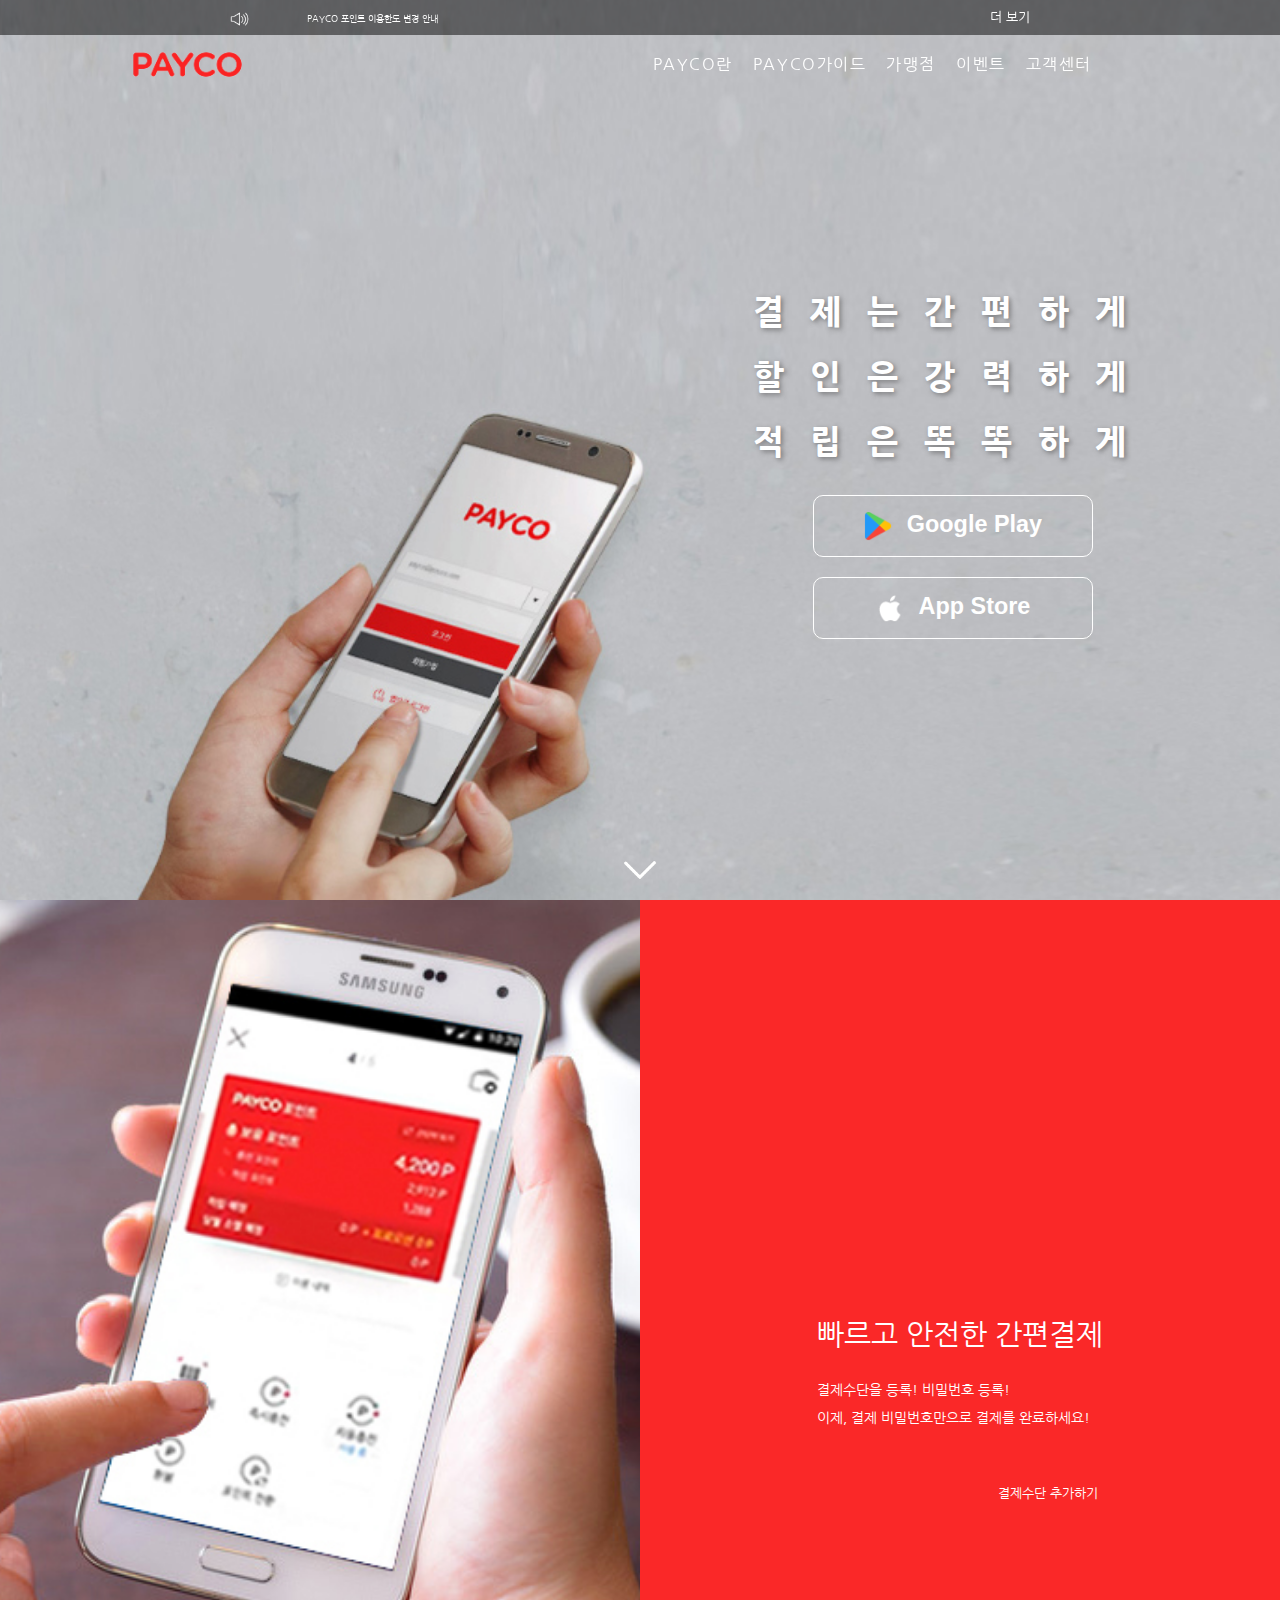
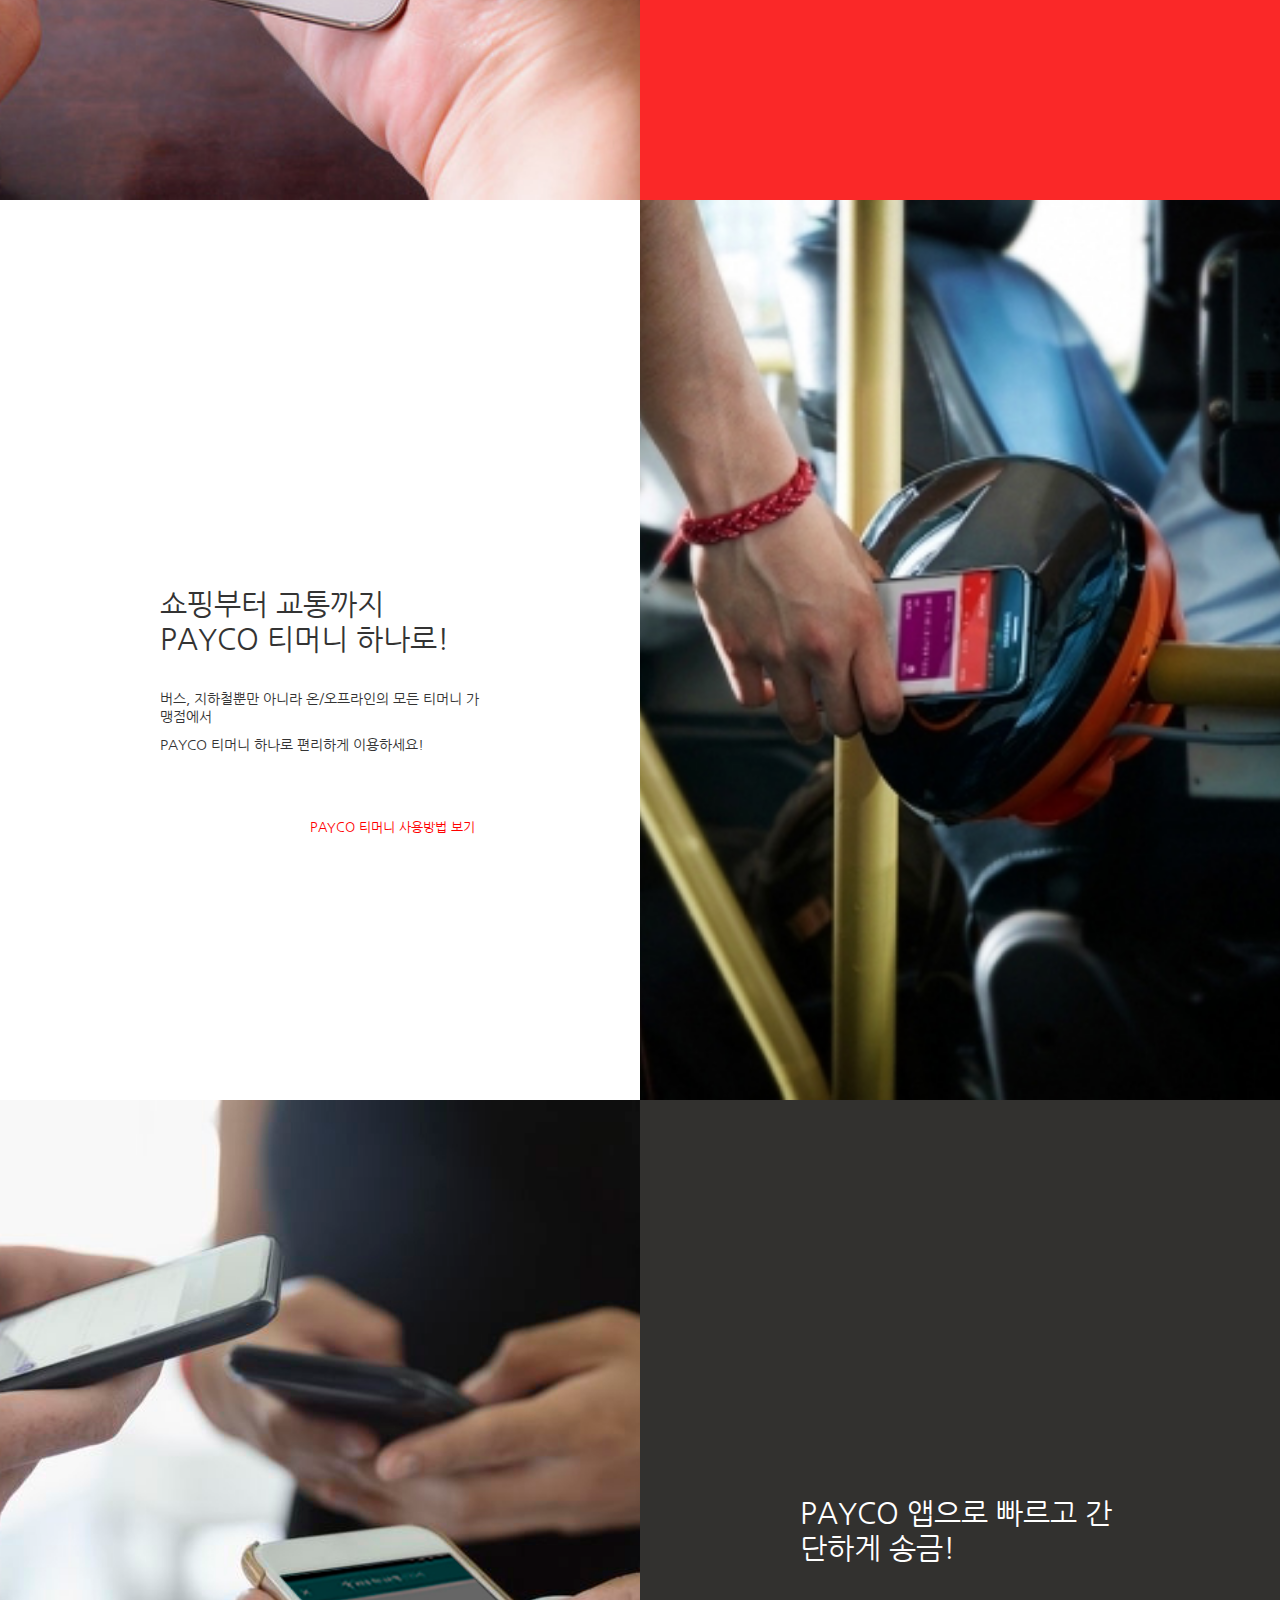
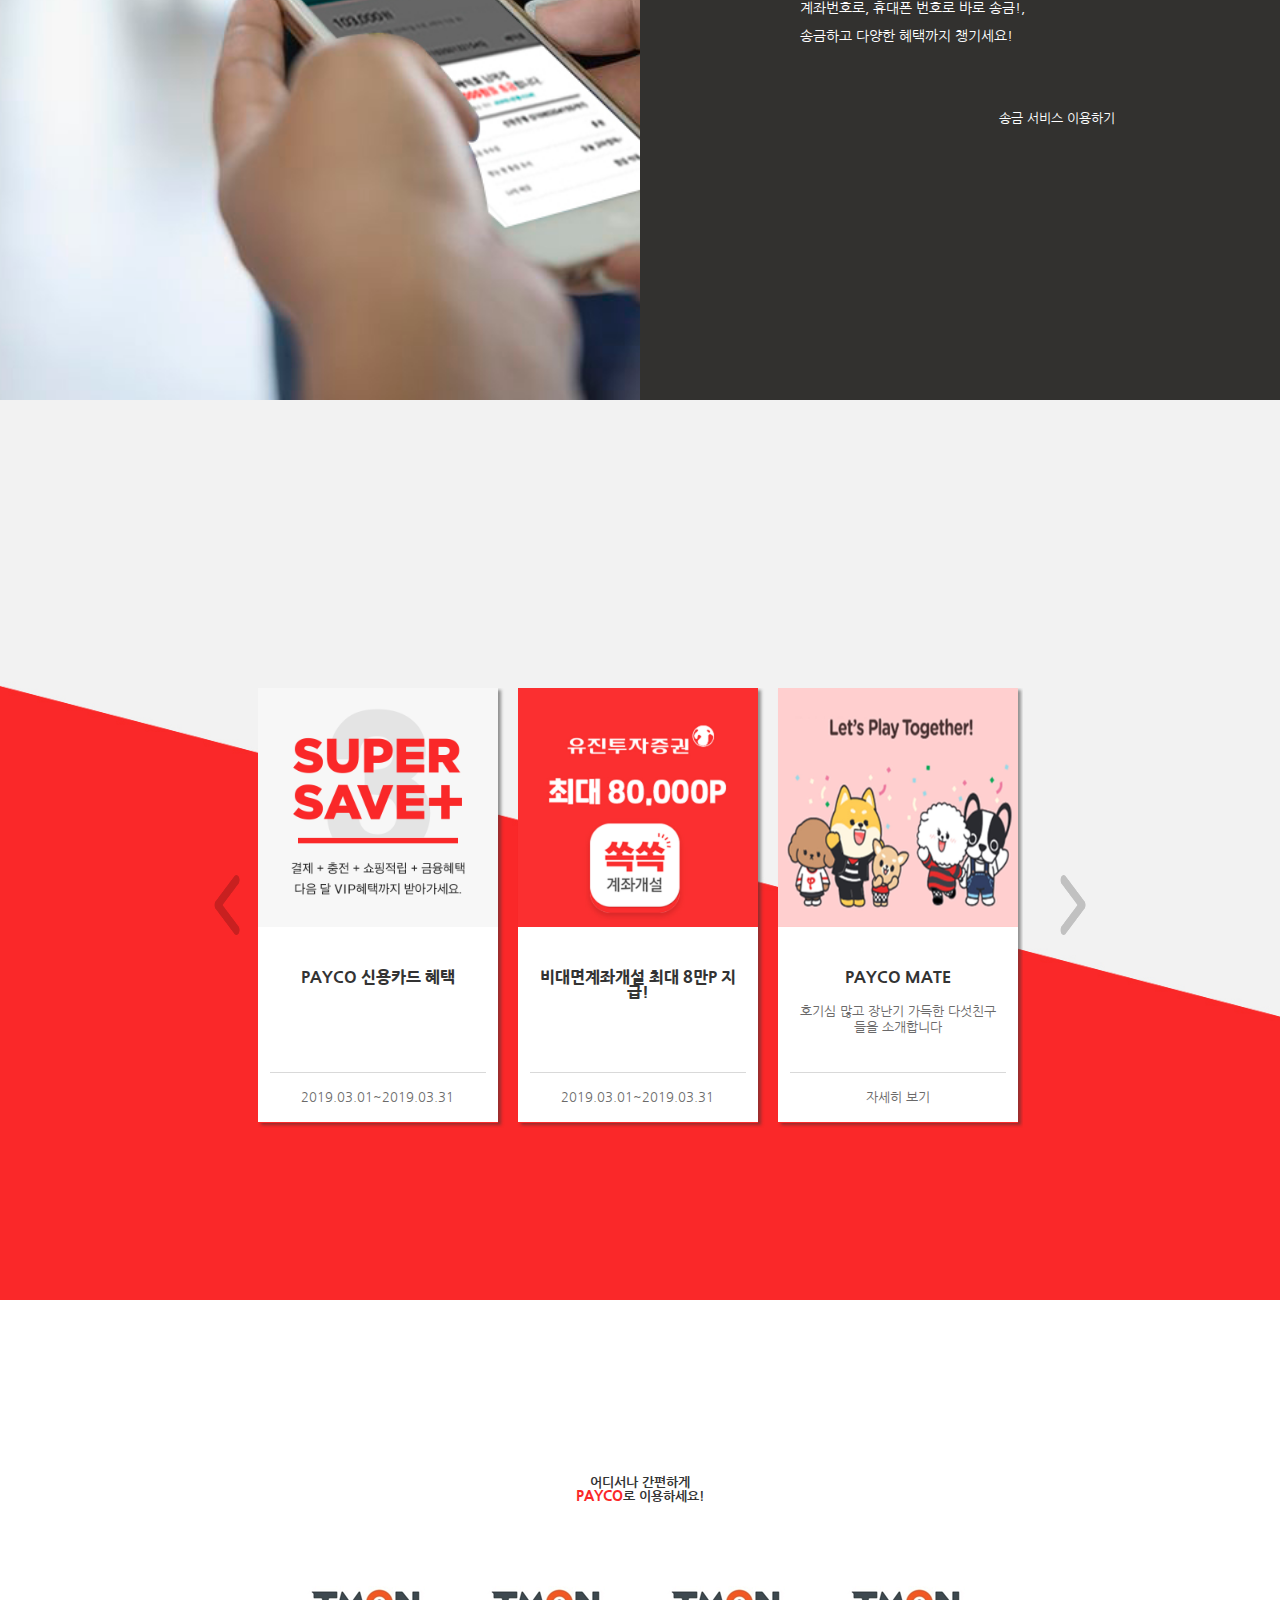
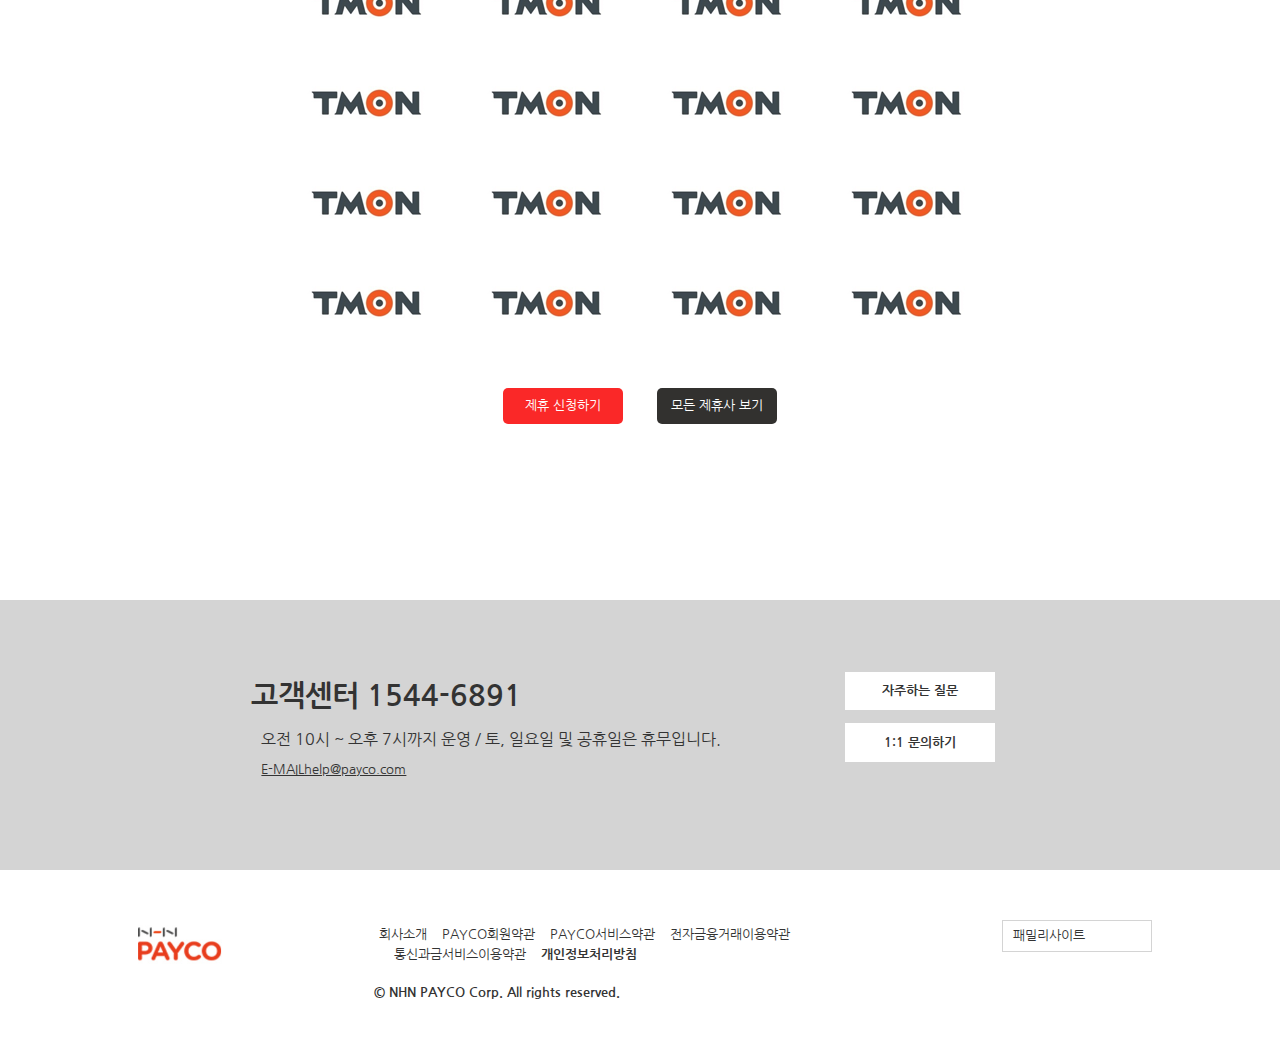
<file: payco/images/index.html>
<!DOCTYPE html>
<html lang="ko">
<head>
    <meta charset="UTF-8">
    <title>Document</title>
    <meta name="viewport" content="width=device-width, initial-scale=1">
    <link rel="stylesheet" href="https://use.fontawesome.com/releases/v5.7.2/css/all.css" integrity="sha384-fnmOCqbTlWIlj8LyTjo7mOUStjsKC4pOpQbqyi7RrhN7udi9RwhKkMHpvLbHG9Sr" crossorigin="anonymous">
    <link rel="stylesheet" href="css/index.css">
    
</head>
<body style="overflow-x:hidden">
    <div id="wrapper">
        <header>
            <div class="noticewrap">
              <div class="notice">
                <div class="slideNotiWrap">
                    <ul class="slide">
                        <li><a href="">	PAYCO 포인트 이용한도 변경 안내</a></li>
                        <li><a href="">	제로페이 결제 스미싱 문자 관련 주의사항 안내</a></li>
                        <li><a href="">	PAYCO 서비스 점검 안내(02/20 07:00~09:16)</a></li>
                        <li><a href="">	PAYCO-삼성페이 결제방법 안내</a></li>
                    </ul>
                </div>
                <div class="noticeicon">
					<button class="pre"><i class="fas fa-caret-left"></i></button>
				    <button class="next"><i class="fas fa-caret-right"></i></button>
                    <button href="#">더 보기</button>
                    <button href="#" onclick="noticeClose()"><i class="fas fa-times"></i></b>
                </div>
                </div>
            </div>

          <div class="headerwrap">
               <h1 class="logo"><a href="index.html"><img src="images/paycologo.png" alt="PAYCO"></a></h1>
               <div class="gnb">
                  <div class="menubar">
                      <div class="bar1"></div>
                      <div class="bar2"></div>
                      <div class="bar3"></div>
                  </div>
                   <ul>
                       <li><a href="sub1_2(onlinepay).html">PAYCO란</a></li>
                       <li><a href="sub2(viedo).html">PAYCO가이드</a></li>
                       <li><a href="sub3.html">가맹점</a></li>
                       <li><a href="#">이벤트</a></li>
                       <li><a href="#">고객센터</a></li>
                   </ul>
                       <div class="user"><i class="fas fa-user-circle"></i>
                           <ul class="usermore">
                               <li><a href="login.html">로그인</a></li>
                               <li><a href="#">회원가입</a></li>
                           </ul>
                       </div>
               </div>
           </div>
           
            
        </header>
        
        <div class="container">
            <div class="payco_app">
                <h2>메인타이틀</h2>
                <div class="appWrap">
<!--                   media #main1Wrap > div display block -->
                    
                    <div class="app">
                        <div class="appTitle">
                            결제는간편하게<br>
                            할인은강력하게<br>
                            적립은똑똑하게
                        </div>
                        <p onclick="appLink(this)"><a href=""><img src="images/googlePlay.png" alt="googlePaly">Google Play</a></p>
                        <p onclick="appLink(this)"><a href=""><img src="images/apple.png" alt="apple">App Store</a></p>
                    </div>
                    <a href="#main2" onclick="moveMain2()"><img src="images/moveDown.png" id="moveDown" alt="moveDown">
                    </a>
                </div>
            </div>
            
            
            <div id="main2" class="box">
                    <h2>메인타이틀</h2>
                <div class="main2L imgBox">
                    
                </div>
                <div class="main2R textBox">
                   <div class="textBoxWrap">
                    <p class="iconani"><img src="images/icon_credit.png" alt="simple pay"></p>
                    <p>빠르고 안전한 간편결제</p>
                    <p>결제수단을 등록! 비밀번호 등록! </p>
                    <p>이제, 결제 비밀번호만으로 결제를 완료하세요! </p>
                       <p><a href="">결제수단 추가하기 <i class="fas fa-caret-right"></i></a></p>
                    </div>
                </div>
            </div>
            <div id="main3" class="box">
                <div class="main3L textBox">
                   <div class="textBoxWrap">
                    <p class="iconani"><img class="reverse" src="images/icon_t.png" alt="tmoney"></p>
                    <p>쇼핑부터 교통까지 PAYCO 티머니 하나로!</p>
                    <p>버스, 지하철뿐만 아니라 온/오프라인의 모든 티머니 가맹점에서</p>
                    <p>PAYCO 티머니 하나로 편리하게 이용하세요!</p>
                    <p><a href="">PAYCO 티머니 사용방법 보기 <i class="fas fa-caret-right"></i></a></p>
                    </div>
                </div>
                <div class="main3R imgBox">
                    
                </div>
            </div>
            <div id="main4" class="box">
                    <h2>메인타이틀</h2>
                <div class="main4L imgBox">
                    
                </div>
                <div class="main4R textBox">
                   <div class="textBoxWrap">
                    <p class="iconani"><img src="images/icon_remit.png" alt="remit"></p>
                    <p>PAYCO 앱으로 빠르고 간단하게 송금!</p>
                    <p>계좌번호로, 휴대폰 번호로 바로 송금!,</p>
                    <p>송금하고 다양한 혜택까지 챙기세요!</p>
                    <p><a href="">송금 서비스 이용하기 <i class="fas fa-caret-right"></i></a></p>
                    </div>
                </div>
            </div>
            
            
            <div id="main5">

             <div id="main5veritcal">
              <div class="main5Wrap">
               <h2>NEWS &amp; EVENT</h2>
<!--               <img class="phone" src="images/iphoe.png" alt="mobilephone canvas">-->
              <div id="slideWrap">
               <p>
                   <img src="images/icon_back.png" alt="pre" class="btn_pre" onclick="movePre()">
                   <img src="images/icon_next.png" alt="next" class="btn_next" onclick="moveNext()">
               </p>
                <div id="slider">
                    <div class="slides">
                        
                        <div class="slide1">
                           <a href="">
                            <dl>
                                <dt>
                                    <img src="images/eventimg1.jpg" alt="">
                                </dt>
                                <dd>
                                    <h3>PAYCO 신용카드 혜택</h3>
                                    <p></p>
                                    <p>2019.03.01~2019.03.31</p>
                                </dd>
                            </dl>
                            </a>
                        </div>
                        <div class="slide2">
                           <a href="">
                            <dl>
                                <dt>
                                    <img src="images/eventimg2.jpg" alt="">
                                </dt>
                                <dd>
                                    <h3>비대면계좌개설 최대 8만P 지급!</h3>
                                    <p></p>
                                    <p>2019.03.01~2019.03.31</p>
                                </dd>
                            </dl>
                            </a>
                        </div>
                        <div class="slide3">
                           <a href="#">
                            <dl>
                                <dt>
                                    <img src="images/eventimg5.jpg" alt="">
                                </dt>
                                <dd>
                                    <h3>PAYCO MATE</h3>
                                    <p>호기심 많고 장난기 가득한 다섯친구들을 소개합니다</p>
                                    <p>자세히 보기</p>
                                </dd>
                            </dl>
                            </a>
                        </div>
                        <div class="slide4">
                           <a href="">
                            <dl>
                                <dt>
                                    <img src="images/eventimg4.jpg" alt="">
                                </dt>
                                <dd>
                                    <h3>3월 SUPER SAVE+</h3>
                                    <p>결제 + 충전 + 쇼핑적립 + 금융혜택 + 다음 달 VIP 혜택까지 PAYCO포인트로 받아가세요.</p>
                                    <p>2019.03.01~2019.03.31</p>
                                </dd>
                            </dl>
                            </a>
                        </div>
                        <div class="slide5">
                           <a href="">
                            <dl>
                                <dt>
                                    <img src="images/eventimg3.jpg" alt="">
                                </dt>
                                <dd>
                                    <h3>1만원 이상 PAYCO생애 첫 결제 시 5,000P 적립!</h3>
                                    <p>PAYCO 생애 첫 결제 고객이라면! 확인하세요!</p>
                                    <p>2019.03.01~2019.03.31</p>
                                </dd>
                            </dl>
                            </a>
                        </div>
                        <div class="slide6 eventCupon">
                           
                            <dl>
                                <dt>
                                    <img src="images/eventimg6.jpg" alt="event cupon" usemap="#Cupon">
                                    <map name="Cupon">
                                        <area shape="rect" coords="35,341, 216,390" href="#" alt="event cupon move" title="문자 받기">
                                    </map>
                                </dt>
                                <dd>
                                    
                                </dd>
                            </dl>
                            
                        </div>
                        <div class="slide7">
                           <a href="">
                            <dl>
                                <dt>
                                    <img src="images/eventimg7.jpg" alt="">
                                </dt>
                                <dd>
                                    <h3>현대백화점 제휴카드 혜택</h3>
                                    <p></p>
                                    <p>2019.03.01~2019.03.31</p>
                                </dd>
                            </dl>
                            </a>
                        </div>
                        <div class="slide8">
                           <a href="">
                            <dl>
                                <dt>
                                    <img src="images/eventimg8.jpg" alt="">
                                </dt>
                                <dd>
                                    <h3>2018 무이자 혜택</h3>
                                    <p></p>
                                    <p>2019.03.01~2019.03.31</p>
                                </dd>
                            </dl>
                            </a>
                        </div>
                        
                    </div>
                </div>
                  </div>
                </div>
                </div>
            </div>
            <div id="main6">
               <div id="main6wrap">
                <h3>어디서나 간편하게<br> <b>PAYCO</b>로 이용하세요!</h3>
                <ul>
                    <li><a href="http://www.ticketmonster.co.kr/" target="_blank" title="바로가기"></a></li>
                    <li><a href="http://www.ticketmonster.co.kr/" target="_blank" title="바로가기"></a></li>
                    <li><a href="http://www.ticketmonster.co.kr/" target="_blank" title="바로가기"></a></li>
                    <li><a href="http://www.ticketmonster.co.kr/" target="_blank" title="바로가기"></a></li>
                    <li><a href="http://www.ticketmonster.co.kr/" target="_blank" title="바로가기"></a></li>
                    <li><a href="http://www.ticketmonster.co.kr/" target="_blank" title="바로가기"></a></li>
                    <li><a href="http://www.ticketmonster.co.kr/" target="_blank" title="바로가기"></a></li>
                    <li><a href="http://www.ticketmonster.co.kr/" target="_blank" title="바로가기"></a></li>
                    <li><a href="http://www.ticketmonster.co.kr/" target="_blank" title="바로가기"></a></li>
                    <li><a href="http://www.ticketmonster.co.kr/" target="_blank" title="바로가기"></a></li>
                    <li><a href="http://www.ticketmonster.co.kr/" target="_blank" title="바로가기"></a></li>
                    <li><a href="http://www.ticketmonster.co.kr/" target="_blank" title="바로가기"></a></li>
                    <li><a href="http://www.ticketmonster.co.kr/" target="_blank" title="바로가기"></a></li>
                    <li><a href="http://www.ticketmonster.co.kr/" target="_blank" title="바로가기"></a></li>
                    <li><a href="http://www.ticketmonster.co.kr/" target="_blank" title="바로가기"></a></li>
                    <li><a href="http://www.ticketmonster.co.kr/" target="_blank" title="바로가기"></a></li>
                                       
                </ul>
                <button>제휴 신청하기</button>
                <button>모든 제휴사 보기</button>
                </div>
            </div>
            <div id="main7">
                <h4>고객센터</h4>
                <div id="main7Wrap">
                   <div class="leftWrap">
                   <div class="leftmain7">
                    <h1>고객센터 1544-6891</h1>
                    <p><i class="far fa-clock"></i> 오전 10시 ~ 오후 7시까지 운영 / 토, 일요일 및 공휴일은 휴무입니다.</p>
                    <p><i class="far fa-envelope"></i><u>E-MAILhelp@payco.com</u></p>
                    </div>
					</div>
					<div class="rightWrap">
						<p>
							<a href="#">자주하는 질문</a>
						</p>
						<p>
							<a href="#">1:1 문의하기</a>
						</p>
					</div>
                </div>
            </div>
            <button id="top">Top <i class="fas fa-arrow-up"></i></button>
        </div>
<!--        //#mainwrap-->
   
        <footer>
            <div class="footerlogo"><img src="images/footerLogo.jpg" alt="NHN PAYCO"></div>
            <div class="service">
            	<ul>
            		<li><a href="#">회사소개</a></li>
            		<li><a href="#">PAYCO회원약관</a></li>
            		<li><a href="#">PAYCO서비스약관</a></li>
            		<li><a href="#">전자금융거래이용약관</a></li>
            		<li><a href="#">통신과금서비스이용약관</a></li>
            		<li><a href="#"><strong>개인정보처리방침</strong></a></li>
            	</ul>
            	<p><b>&copy; NHN PAYCO Corp. All rights reserved.</b></p>
            </div>
            <div class="linksite">
                <a href="#" onclick="familyOpen()">패밀리사이트
                <i class="fas fa-angle-down"></i>
                </a>
                <ul class="onLink">
                    <li><a href="http://partner.payco.com" class="N=a:bot*f.familysite,r:1,i:PARTNER_CENTER" target="_blank">PAYCO 파트너센터</a></li>
                    <li><a href="https://gift.payco.com" class="N=a:bot*f.familysite,r:2,i:PAYCO_GIFT" target="_blank">PAYCO 상품권</a></li>
                    <li><a href="http://marketing.payco.com" class="N=a:bot*f.familysite,r:3,i:PAYCO_MARKETING" target="_blank">PAYCO 멤버십센터</a></li>
                </ul>
            </div>
        </footer>
    </div>
    
    <script src="js/header_footer.js"></script>
    <script src="js/index.js"></script>
</body>
</html>
</file>
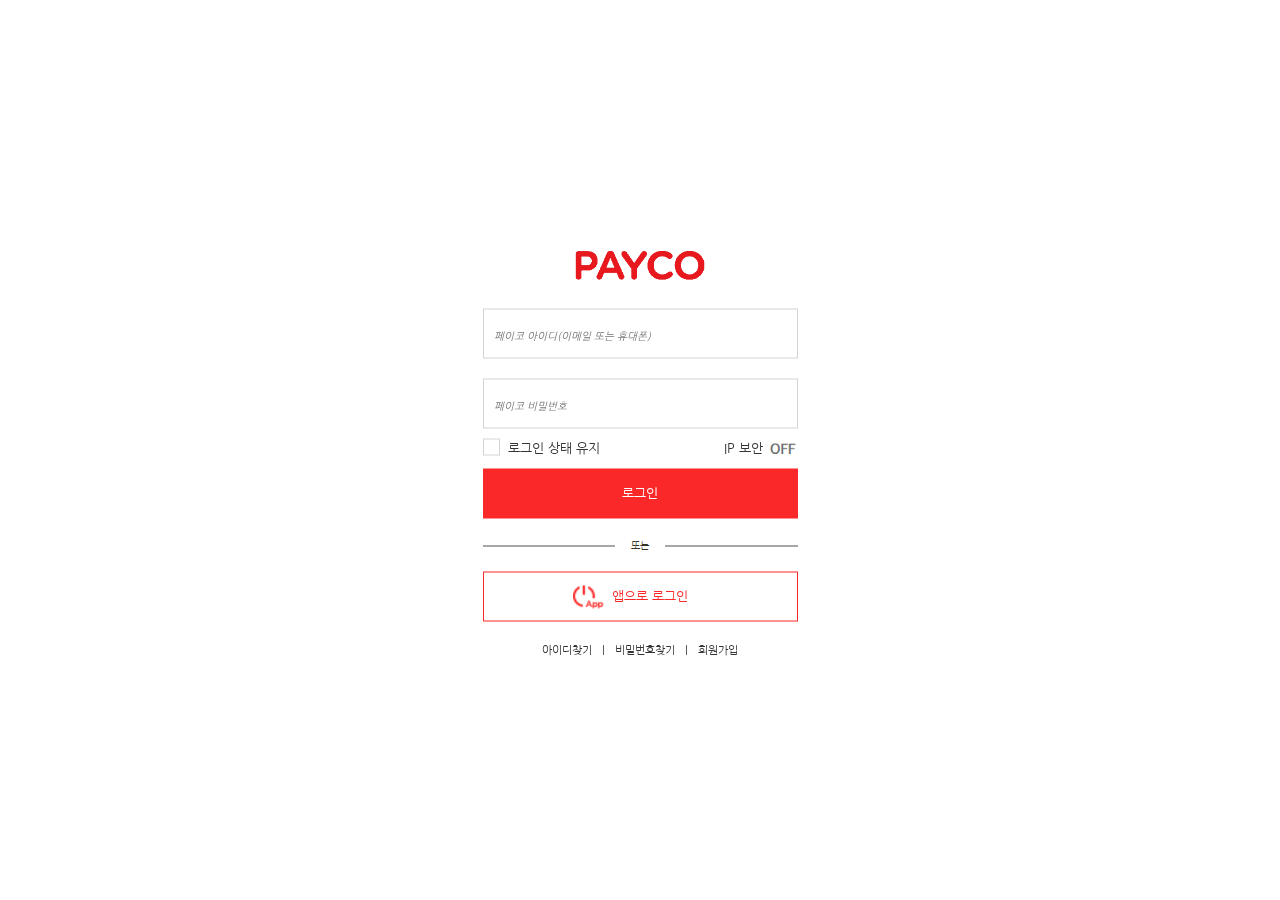
<file: payco/login.html>
<!DOCTYPE html>
<html lang="en">
<head>
	<meta charset="UTF-8">
	<title>Document</title>
	
	<meta name="viewport" content="width=device-width, initial-scale=1">
	<link rel="stylesheet" href="css/index_header_footer.css">
	<link rel="stylesheet" href="css/login.css">
	
</head>
<body>
<div id="wrapper">
<div id="wrap">
	<h1><a href="index.html" title="payco 홈페이지로 이동"></a></h1>
	<h2>하나의 아이디로 쇼핑부터 혜택까지!</h2>
	<form action="login.php" id="login" onsubmit="return checking()">
		<fieldset>
			<input type="text" placeholder="페이코 아이디(이메일 또는 휴대폰)" class="vali">
			<p class="check1">아이디를 확인해주세요.</p>
			<input type="password" placeholder="페이코 비밀번호" class="vali">
			<p class="check1">비밀번호를 확인해주세요.</p>
			<div class="checkwrap">
			<div>
			<input type="checkbox" id="check" name="check" class="skip">
			<label for="check" class="ch">로그인 상태 유지</label>
                </div>
			<p>
			<a href="#" id="modal">IP 보안</a>
			<input type="checkbox" id="on" name="ip" class="skip">
			<label for="on" class="on"></label>
				</p>
			</div>
			<button type="submit" class="submit" >로그인</button>
			<p class="or">또는</p>
			<button class="applogin">앱으로 로그인</button>
		</fieldset>
	</form>
	<div id="pop">
	<div class="inpopwrap">
	<div class="inpop">
		<div class="top">
		<h1>
			IP 보안이란
		</h1>
			타인이 로그인 권한을 가로채어 부정하게 사용하는 것을 방지하기 위하여 사용자의 IP 주소 정보를 이용하여 개인 정보를 보호하기 위한 보안 서비스입니다.
		</div>
		<div class="bottom">
			<div>
			<p class="popon"></p>
				IP 보안을 [ON]으로 설정하시면 사용자의 인증이 필요한 서비스 접속 시, 정상적으로 로그인한 IP와 서비스 사용 중 접속한 IP 정보가 일치하지 않을 경우 안전한 서비스 이용을 위하여 로그아웃하게 됩니다.
			</div>
			<div>
			<p class="popoff"></p>
				로그인 상태에서 IP 주소가 자주 변경되는 사용자의 경우 IP 보안을 [OFF]로 설정하셔야 정상적으로 서비스를 이용할 수 있습니다. IP 보안 설정을 하지 않은 상태에서는 보안이 취약할 수 있습니다.
			</div>
		</div>
			<button id="close">확인</button>
		</div>
	</div>
	</div>
	<ul>
		<li><a href="#">아이디찾기</a></li>
		<li><a href="#">비밀번호찾기</a></li>
		<li><a href="#">회원가입</a></li>
	</ul>
    </div>
	</div>
   <script src="js/login.js"></script>
    
</body>
</html>
</file>
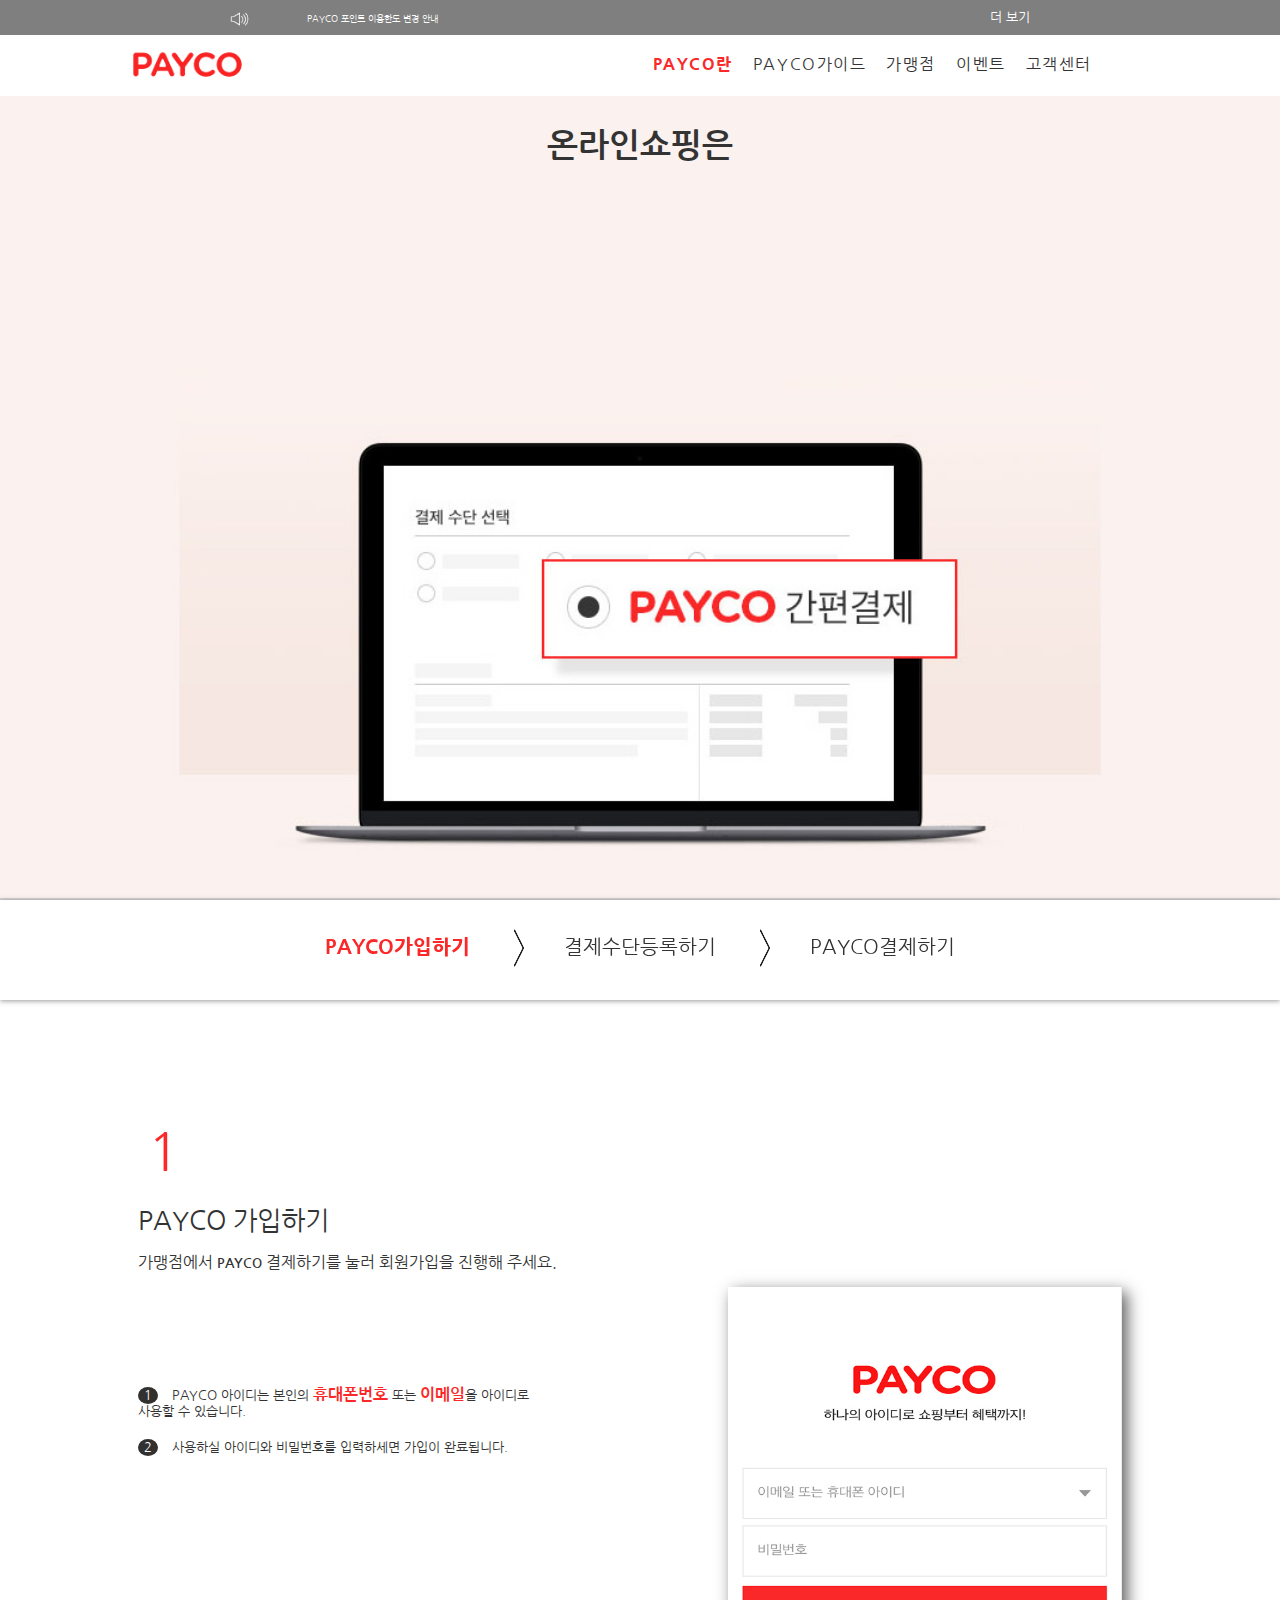
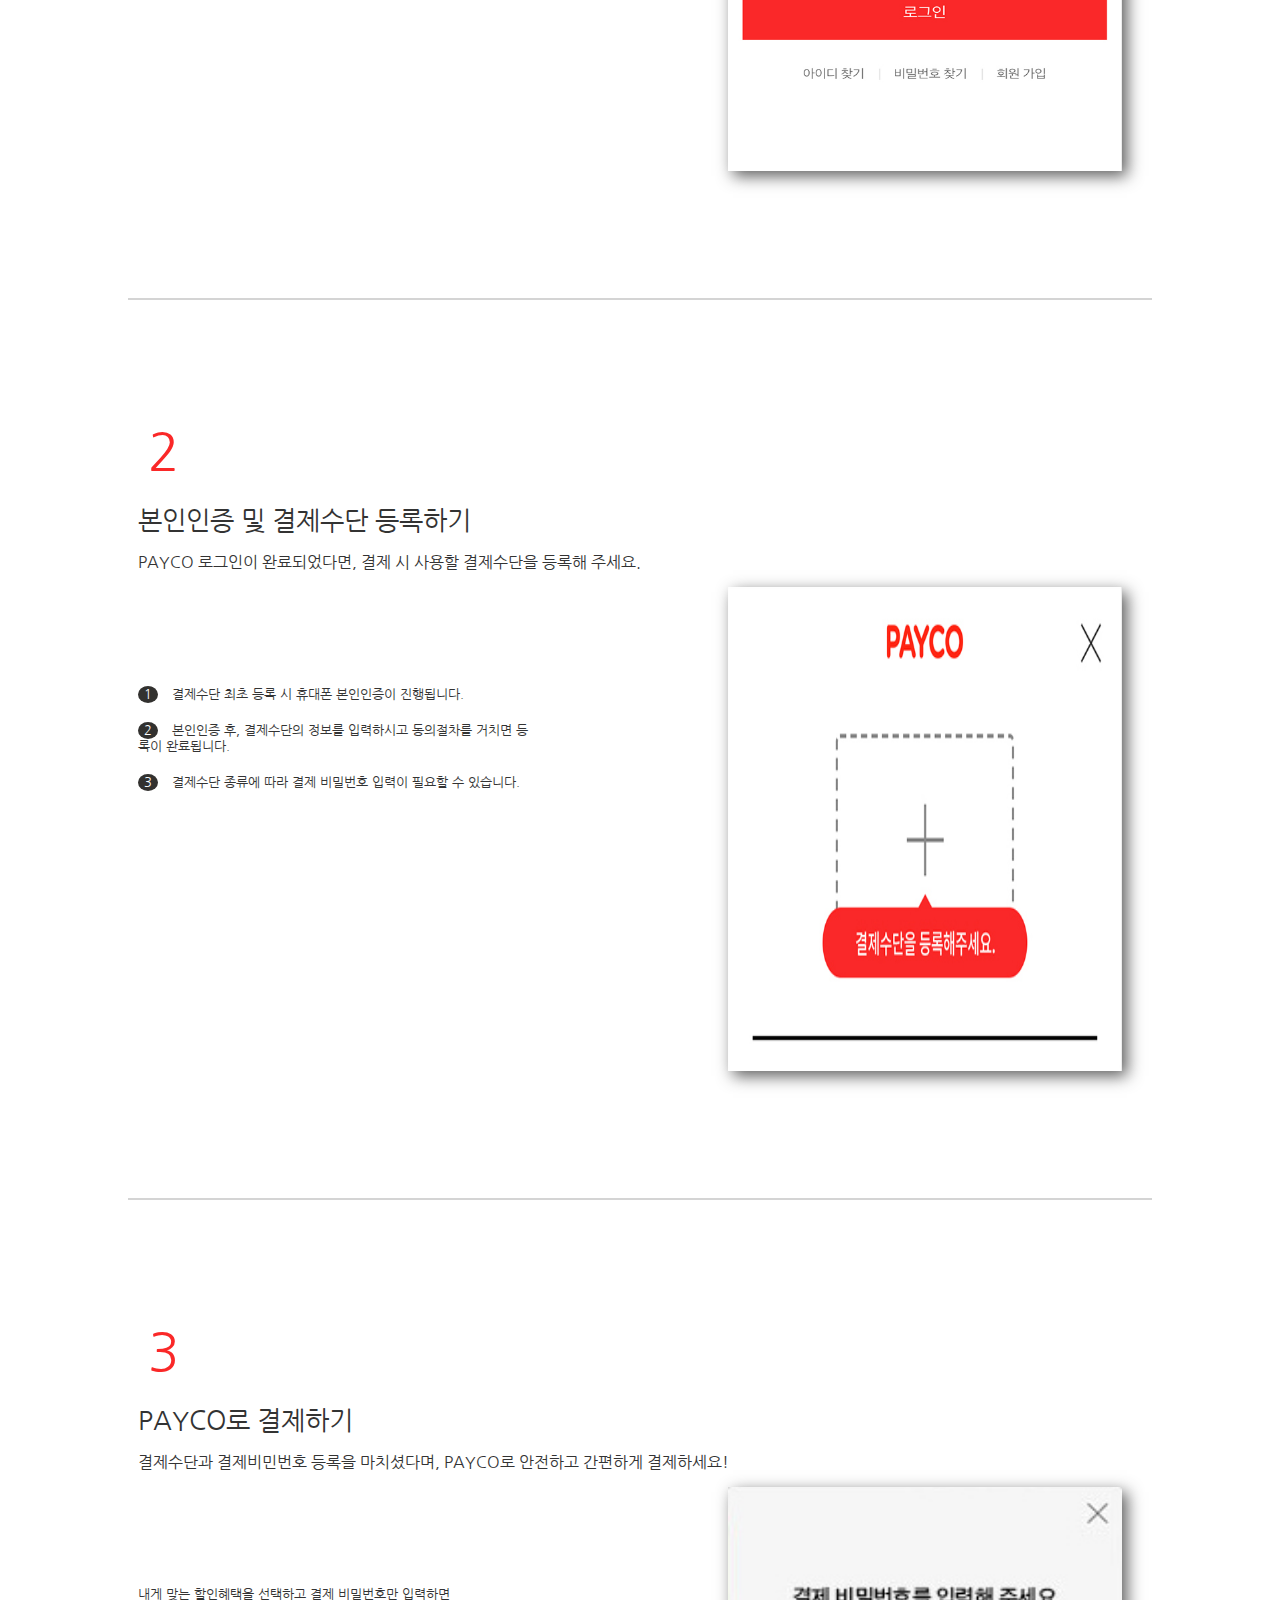
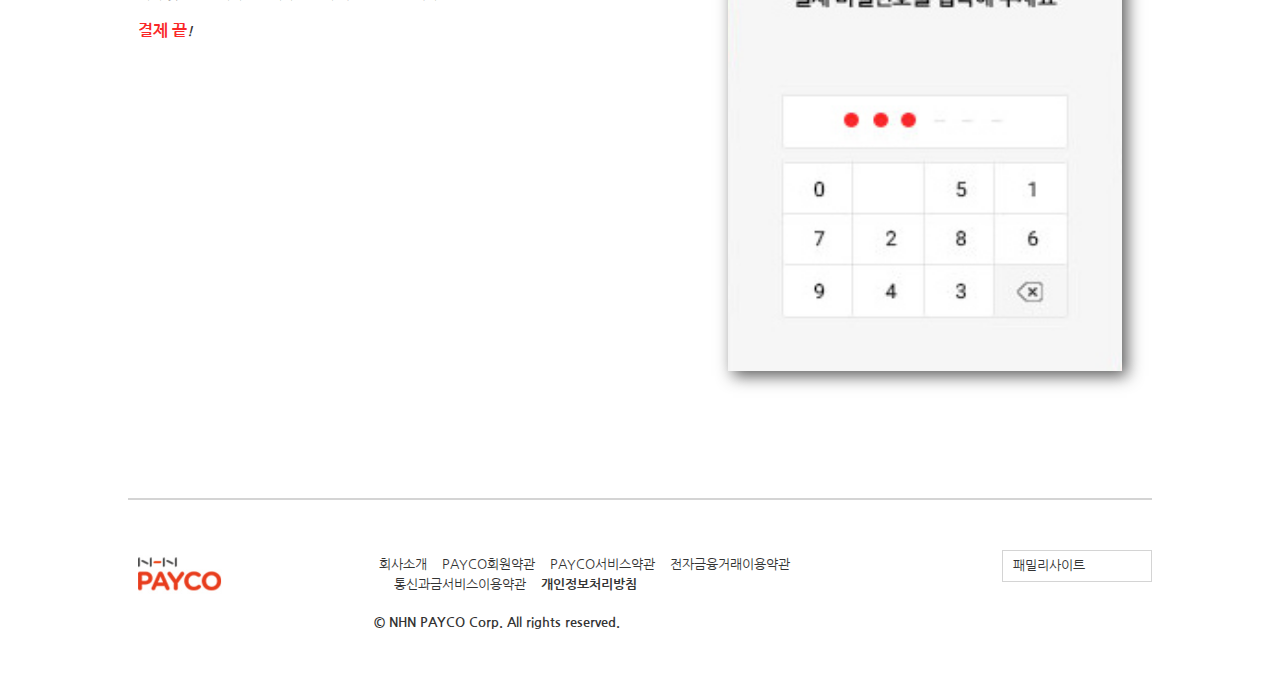
<file: payco/sub1_2(onlinepay).html>
<!DOCTYPE html>
<html lang="ko">
<head>
    <meta charset="UTF-8">
    <title>Document</title>
    <meta name="viewport" content="width=device-width, initial-scale=1">
    <link rel="stylesheet" href="https://use.fontawesome.com/releases/v5.7.2/css/all.css" integrity="sha384-fnmOCqbTlWIlj8LyTjo7mOUStjsKC4pOpQbqyi7RrhN7udi9RwhKkMHpvLbHG9Sr" crossorigin="anonymous">
    <link rel="stylesheet" href="css/index_header_footer.css">
    <link rel="stylesheet" href="css/sub1_2.css">
   
</head>
<body style="overflow-x:hidden">
    <div id="wrapper">
        <header>
            <div class="noticewrap">
              <div class="notice">
                <div class="slideNotiWrap">
                    <ul class="slide">
                        <li><a href="">	PAYCO 포인트 이용한도 변경 안내</a></li>
                        <li><a href="">	제로페이 결제 스미싱 문자 관련 주의사항 안내</a></li>
                        <li><a href="">	PAYCO 서비스 점검 안내(02/20 07:00~09:16)</a></li>
                        <li><a href="">	PAYCO-삼성페이 결제방법 안내</a></li>
                    </ul>
                </div>
                <div class="noticeicon">
					<button class="pre"><i class="fas fa-caret-left"></i></button>
				    <button class="next"><i class="fas fa-caret-right"></i></button>
                    <button href="#">더 보기</button>
                    <button href="#" onclick="noticeClose()"><i class="fas fa-times"></i></b>
                </div>
                </div>
            </div>

          <div class="headerwrap">
               <h1 class="logo"><a href="index.html"><img src="images/paycologo.png" alt="PAYCO"></a></h1>
               <div class="gnb">
                  <div class="menubar">
                      <div class="bar1"></div>
                      <div class="bar2"></div>
                      <div class="bar3"></div>
                  </div>
                   <ul>
                       <li class="current"><a href="sub1_2(onlinepay).html">PAYCO란</a></li>
                       <li><a href="sub2(viedo).html">PAYCO가이드</a></li>
                       <li><a href="sub3.html">가맹점</a></li>
                       <li><a href="index.html">이벤트</a></li>
                       <li><a href="index.html">고객센터</a></li>
                   </ul>
                       <div class="user"><i class="fas fa-user-circle"></i>
                           <ul class="usermore">
                               <li><a href="login.html">로그인</a></li>
                               <li><a href="#">회원가입</a></li>
                           </ul>
                       </div>
               </div>
           </div>
           
            
        </header>
        
        
        <div id="container">
        	
        	<div class="main1">
        	    <div class="main1tit">
                    <h1>온라인쇼핑은 <br>
                        <b>PAYCO</b> <b>간편결제로!</b>
                    </h1>
<!--                    <p>PC와 모바일 어디서든 PAYCO로 안전하고 간편하게 결제하세요.</p>-->
        		</div>
                    <img src="images/menu1_2/div1_image.jpg" alt="">
        		
        	</div>
                    <p id="sticky">
                        <span class="now"><a href="#">PAYCO가입하기</a></span>
                        <span><a href="#">결제수단등록하기</a></span>
                        <span><a href="#">PAYCO결제하기</a></span>
                    </p>
        	
        	<div class="main2 step">
        		<p class="number">1</p>
        		<p>PAYCO 가입하기</p>
        		<p>가맹점에서 <b>PAYCO</b> 결제하기를 눌러 회원가입을 진행해 주세요.</p>
        		<div class="left">
        			<p><span>1</span> PAYCO 아이디는 본인의 <b>휴대폰번호</b> 또는 <b>이메일</b>을 아이디로 사용할 수 있습니다.</p>
        			<p><span>2</span> 사용하실 아이디와 비밀번호를 입력하세면 가입이 완료됩니다.</p>
        		</div>
        		<div class="right">
        		<img src="images/menu1_2/num1.jpg" alt="">
        			
        		</div>
        	</div>
        	<div class="main3 step">
        		<p class="number">2</p>
        		<p>본인인증 및 결제수단 등록하기</p>
        		<p>PAYCO 로그인이 완료되었다면, 결제 시 사용할 결제수단을 등록해 주세요.</p>
        		<div class="left">
        			<p><span>1</span> 결제수단 최초 등록 시 휴대폰 본인인증이 진행됩니다.</p>
        			<p><span>2</span> 본인인증 후, 결제수단의 정보를 입력하시고 동의절차를 거치면 등록이 완료됩니다.</p>
        			<p><span>3</span> 결제수단 종류에 따라 결제 비밀번호 입력이 필요할 수 있습니다.</p>
        		
        		</div>
        		<div class="right">
        		<img src="images/menu1_2/num2.jpg" alt="">
        		</div>
        		
        	</div>
        	<div class="main4 step">
        		<p class="number">3</p>
        		<p>PAYCO로 결제하기</p>
        		<p>결제수단과 결제비민번호 등록을 마치셨다며, PAYCO로 안전하고 간편하게 결제하세요!</p>
        		<div class="left">
        			<p>내게 맞는 할인혜택을 선택하고 결제 비밀번호만 입력하면</p>
        			<p><b>결제 끝<i>!</i></b></p>
        		</div>
        		<div class="right">
        		<img src="images/menu1_2/num3.jpg" alt="">
        		</div>
        			
        	</div>
        </div>
        
        <button id="top">Top <i class="fas fa-arrow-up"></i></button>
	</div>
        
        <footer>
            <div class="footerlogo"><img src="images/footerLogo.jpg" alt="NHN PAYCO"></div>
            <div class="service">
            	<ul>
            		<li><a href="#">회사소개</a></li>
            		<li><a href="#">PAYCO회원약관</a></li>
            		<li><a href="#">PAYCO서비스약관</a></li>
            		<li><a href="#">전자금융거래이용약관</a></li>
            		<li><a href="#">통신과금서비스이용약관</a></li>
            		<li><a href="#"><strong>개인정보처리방침</strong></a></li>
            	</ul>
            	<p><b>&copy; NHN PAYCO Corp. All rights reserved.</b></p>
            </div>
            <div class="linksite">
                <a href="#" onclick="familyOpen()">패밀리사이트
                <i class="fas fa-angle-down"></i>
                </a>
                <ul class="onLink">
                    <li><a href="http://partner.payco.com" class="N=a:bot*f.familysite,r:1,i:PARTNER_CENTER" target="_blank">PAYCO 파트너센터</a></li>
                    <li><a href="https://gift.payco.com" class="N=a:bot*f.familysite,r:2,i:PAYCO_GIFT" target="_blank">PAYCO 상품권</a></li>
                    <li><a href="http://marketing.payco.com" class="N=a:bot*f.familysite,r:3,i:PAYCO_MARKETING" target="_blank">PAYCO 멤버십센터</a></li>
                </ul>
            </div>
        </footer>
         <script src="js/header_footer.js"></script>
         <script src="js/sub1_2.js"></script>
         
    
</body>
</html>
</file>
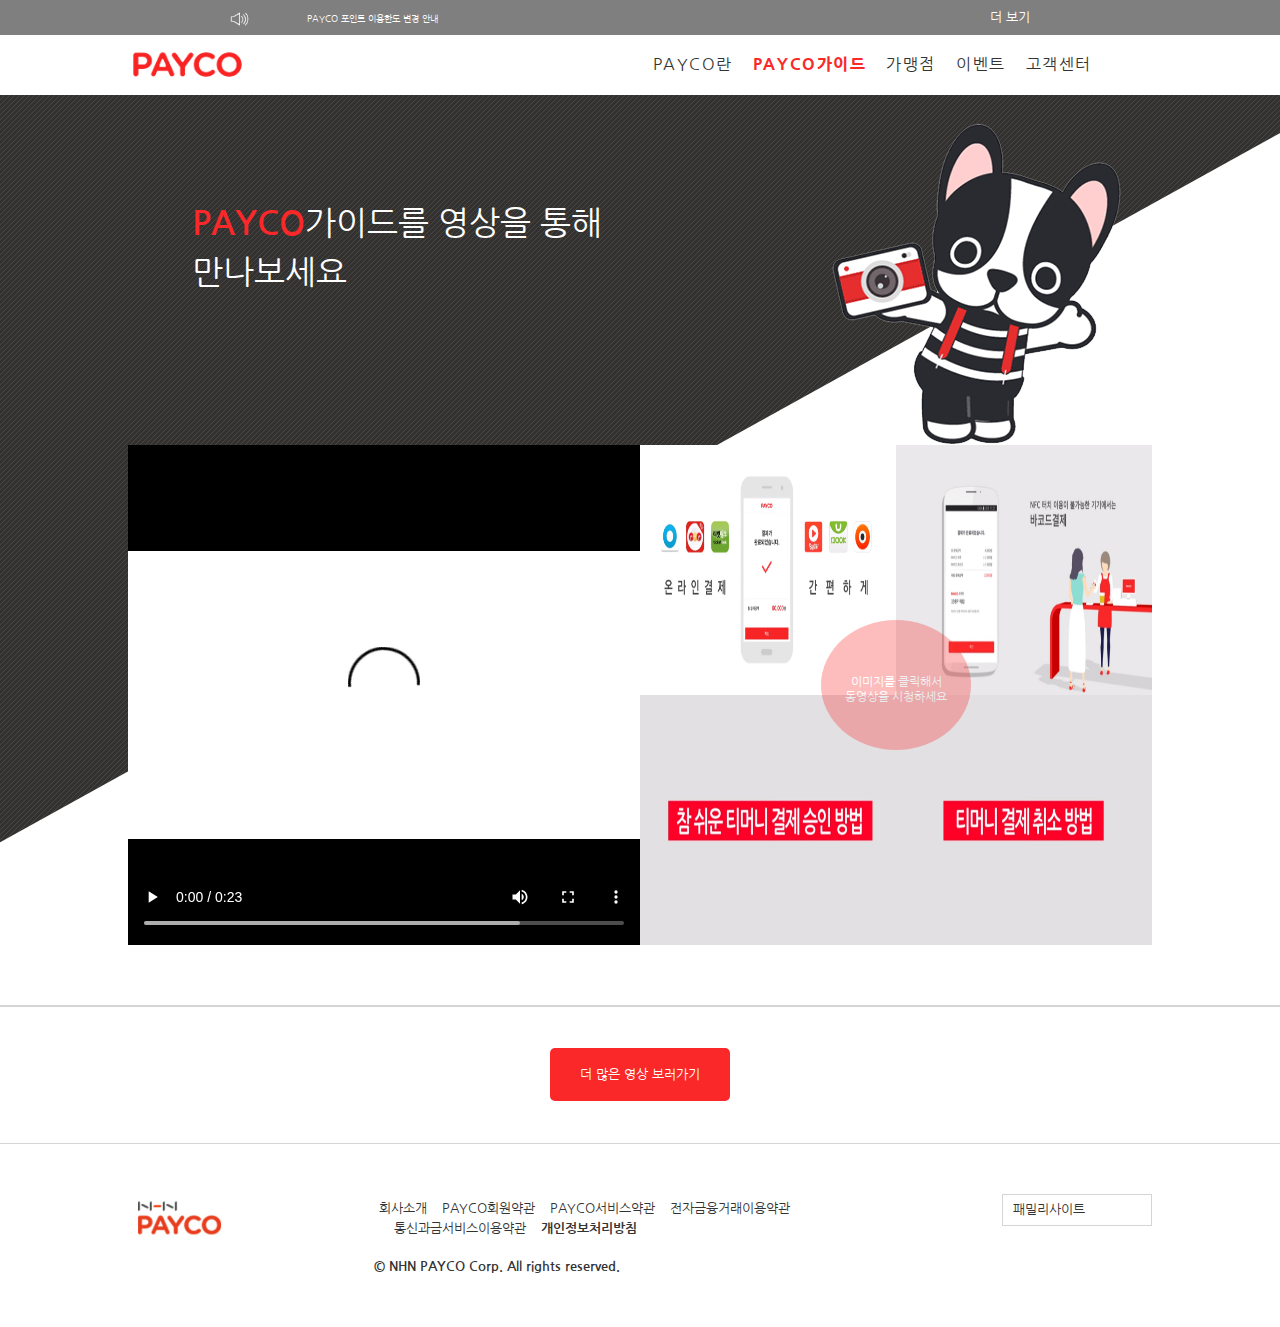
<file: payco/sub2(viedo).html>
<!DOCTYPE html>
<html lang="ko">
<head>
    <meta charset="UTF-8">
    <title>Document</title>
    <meta name="viewport" content="width=device-width, initial-scale=1">
     <link rel="stylesheet" href="https://use.fontawesome.com/releases/v5.7.2/css/all.css" integrity="sha384-fnmOCqbTlWIlj8LyTjo7mOUStjsKC4pOpQbqyi7RrhN7udi9RwhKkMHpvLbHG9Sr" crossorigin="anonymous">
    <link rel="stylesheet" href="css/index_header_footer.css">
    <link rel="stylesheet" href="css/sub2.css">
    
  
    
</head>
<body>
    
    <div id="wrapper">
        <header>
            <div class="noticewrap">
              <div class="notice">
                <div class="slideNotiWrap">
                    <ul class="slide">
                        <li><a href="">	PAYCO 포인트 이용한도 변경 안내</a></li>
                        <li><a href="">	제로페이 결제 스미싱 문자 관련 주의사항 안내</a></li>
                        <li><a href="">	PAYCO 서비스 점검 안내(02/20 07:00~09:16)</a></li>
                        <li><a href="">	PAYCO-삼성페이 결제방법 안내</a></li>
                    </ul>
                </div>
                <div class="noticeicon">
					<button class="pre"><i class="fas fa-caret-left"></i></button>
				    <button class="next"><i class="fas fa-caret-right"></i></button>
                    <button href="#">더 보기</button>
                    <button href="#" onclick="noticeClose()"><i class="fas fa-times"></i></b>
                </div>
                </div>
            </div>

          <div class="headerwrap">
               <h1 class="logo"><a href="index.html"><img src="images/paycologo.png" alt="PAYCO"></a></h1>
               <div class="gnb">
                  <div class="menubar">
                      <div class="bar1"></div>
                      <div class="bar2"></div>
                      <div class="bar3"></div>
                  </div>
                   <ul>
                       <li><a href="sub1_2(onlinepay).html">PAYCO란</a></li>
                       <li class="current"><a href="sub2(viedo).html">PAYCO가이드</a></li>
                       <li><a href="sub3.html">가맹점</a></li>
                       <li><a href="index.html">이벤트</a></li>
                       <li><a href="index.html">고객센터</a></li>
                   </ul>
                       <div class="user"><i class="fas fa-user-circle"></i>
                           <ul class="usermore">
                               <li><a href="login.html">로그인</a></li>
                               <li><a href="#">회원가입</a></li>
                           </ul>
                       </div>
               </div>
           </div>
           
            
        </header>
        
        <div id="container">
          <div class="title">
           <p><b>PAYCO</b>가이드를 영상을 통해 <br> 만나보세요</p>
           <img src="images/menu3-1/cha.png" alt="" class="char">
            </div>
            <div class="videolist">
                <div class="videomain">
                    <video src="images/PAYCO1.mp4" controls autoplay></video>
                </div>
<!--                <div class="videogrid">-->
                <div class="grid">
           <p class="talk">
             이미지를 클릭해서<br> 동영상을 시청하세요
           </p>
                    <div class="video">
                        <img src="images/video1.jpg" alt="" title="온라인 결제">
                    </div>
                    <div class="video">
                        <img src="images/video2.jpg" alt="" title="오프라인 결제">
                    </div>
                    <div class="video">
                        <img src="images/video3.jpg" alt="" title="티머니 결제">
                    </div>
                     <div class="video">
                        <img src="images/video4.jpg" alt="" title="온라인 결제 취소">
                </div>
                </div>
            </div>
                <p class="btnline">
					<a href="https://www.youtube.com/channel/UCje9Ce98l00lVDA2hFW2U0A">더 많은 영상 보러가기</a>
                </p>
           
        </div>
    </div>
    
     <footer>
            <div class="footerlogo"><img src="images/footerLogo.jpg" alt="NHN PAYCO"></div>
            <div class="service">
            	<ul>
            		<li><a href="#">회사소개</a></li>
            		<li><a href="#">PAYCO회원약관</a></li>
            		<li><a href="#">PAYCO서비스약관</a></li>
            		<li><a href="#">전자금융거래이용약관</a></li>
            		<li><a href="#">통신과금서비스이용약관</a></li>
            		<li><a href="#"><strong>개인정보처리방침</strong></a></li>
            	</ul>
            	<p><b>&copy; NHN PAYCO Corp. All rights reserved.</b></p>
            </div>
            <div class="linksite">
                <a href="#" onclick="familyOpen()">패밀리사이트
                <i class="fas fa-angle-down"></i>
                </a>
                <ul class="onLink">
                    <li><a href="http://partner.payco.com" class="N=a:bot*f.familysite,r:1,i:PARTNER_CENTER" target="_blank">PAYCO 파트너센터</a></li>
                    <li><a href="https://gift.payco.com" class="N=a:bot*f.familysite,r:2,i:PAYCO_GIFT" target="_blank">PAYCO 상품권</a></li>
                    <li><a href="http://marketing.payco.com" class="N=a:bot*f.familysite,r:3,i:PAYCO_MARKETING" target="_blank">PAYCO 멤버십센터</a></li>
                </ul>
            </div>
        </footer>
    
    
    <script src="js/header_footer.js"></script>
    <script src="js/sub2.js"></script>
    <!-- <script src="js/index.js"></script> -->
    
    
    </body>
    
</html>
</file>
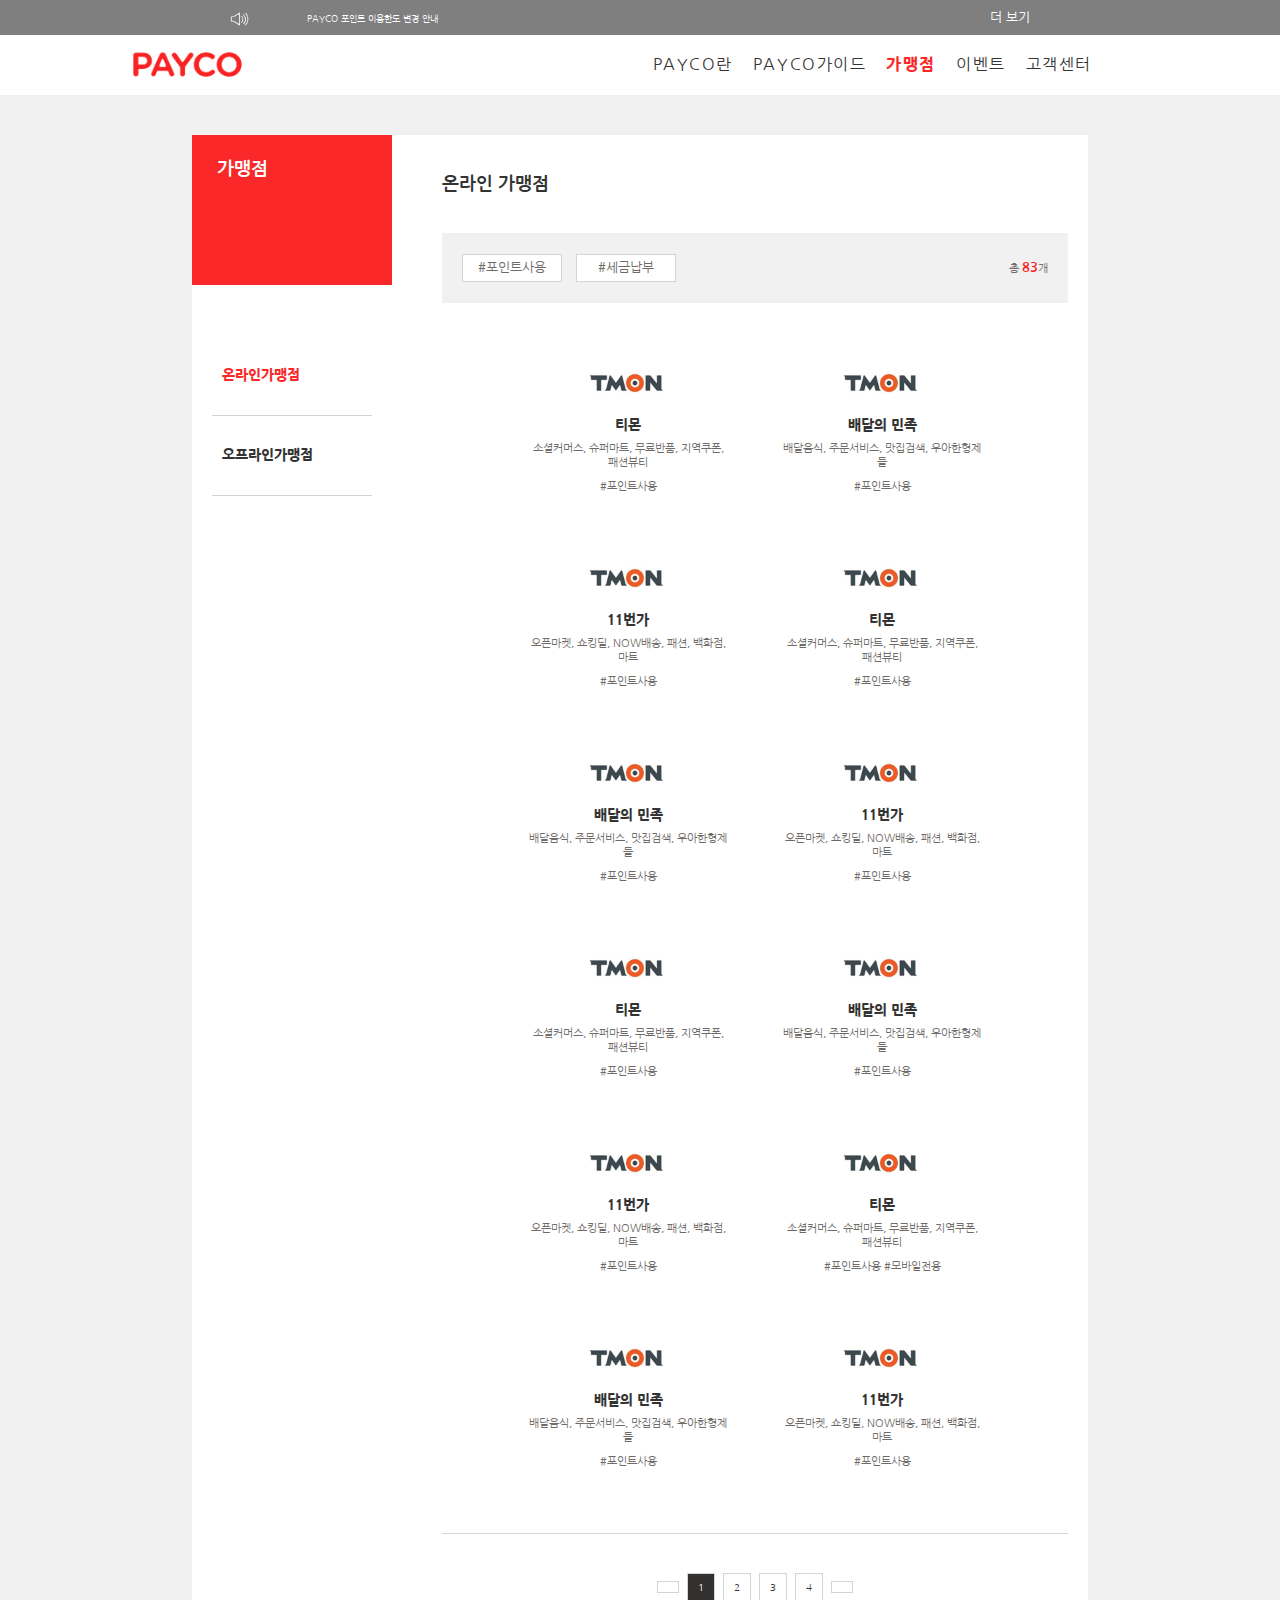
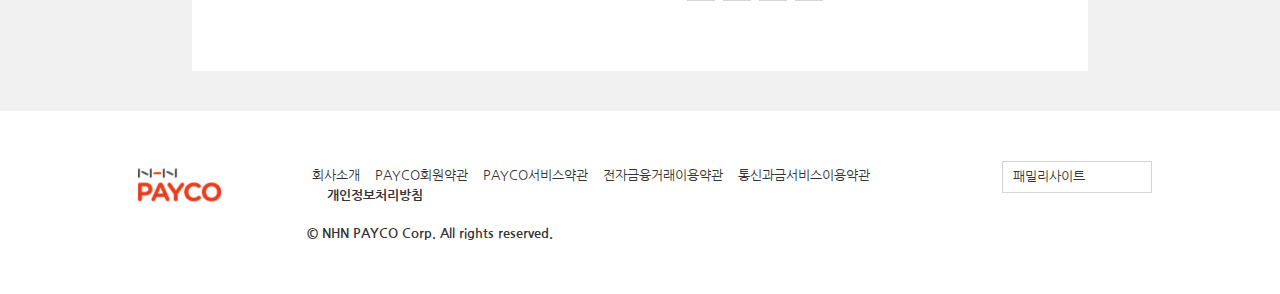
<file: payco/sub3.html>
<!DOCTYPE html>
<html lang="ko">
<head>
    <meta charset="UTF-8">
    <title>Document</title>
    <meta name="viewport" content="width=device-width, initial-scale=1">
    <link rel="stylesheet" href="https://use.fontawesome.com/releases/v5.7.2/css/all.css" integrity="sha384-fnmOCqbTlWIlj8LyTjo7mOUStjsKC4pOpQbqyi7RrhN7udi9RwhKkMHpvLbHG9Sr" crossorigin="anonymous">
    <link rel="stylesheet" href="css/index_header_footer.css">
    <link rel="stylesheet" href="css/sub3.css">
    
    </style>
</head>
<body style="overflow-x:hidden">
    <div id="wrapper">
        <header>
            <div class="noticewrap">
              <div class="notice">
                <div class="slideNotiWrap">
                    <ul class="slide">
                        <li><a href="">	PAYCO 포인트 이용한도 변경 안내</a></li>
                        <li><a href="">	제로페이 결제 스미싱 문자 관련 주의사항 안내</a></li>
                        <li><a href="">	PAYCO 서비스 점검 안내(02/20 07:00~09:16)</a></li>
                        <li><a href="">	PAYCO-삼성페이 결제방법 안내</a></li>
                    </ul>
                </div>
                <div class="noticeicon">
					<button class="pre"><i class="fas fa-caret-left"></i></button>
				    <button class="next"><i class="fas fa-caret-right"></i></button>
                    <button href="#">더 보기</button>
                    <button href="#" onclick="noticeClose()"><i class="fas fa-times"></i></b>
                </div>
                </div>
            </div>

          <div class="headerwrap">
               <h1 class="logo"><a href="index.html"><img src="images/paycologo.png" alt="PAYCO"></a></h1>
               <div class="gnb">
                  <div class="menubar">
                      <div class="bar1"></div>
                      <div class="bar2"></div>
                      <div class="bar3"></div>
                  </div>
                   <ul>
                       <li><a href="sub1_2(onlinepay).html">PAYCO란</a></li>
                       <li><a href="sub2(viedo).html">PAYCO가이드</a></li>
                       <li class="current"><a href="sub3.html">가맹점</a></li>
                       <li><a href="index.html">이벤트</a></li>
                       <li><a href="index.html">고객센터</a></li>
                   </ul>
                       <div class="user"><i class="fas fa-user-circle"></i>
                           <ul class="usermore">
                               <li><a href="login.html">로그인</a></li>
                               <li><a href="#">회원가입</a></li>
                           </ul>
                       </div>
               </div>
           </div>
           
            
        </header>
        
        <div id="container">
            <div class="tab">
            <h1>가맹점</h1>
               <div class="buttontab">
                <button class="tablink on">온라인가맹점</button>
                <button class="tablink">오프라인가맹점</button>
                </div>
            </div>
            <div class="online small" id="online">
               <h1>온라인 가맹점</h1>
                <div class="filter">
                    <button>#포인트사용</button>
                    <button>#세금납부</button>
                    <span>총 <b>83</b>개</span>
                </div>
                <ul>
                    <li class="thumbox">
                       <div class="img">
                       <a href="#"></a>
                        </div>
                        <div class="textbox">
                            <h3>티몬</h3>
                            <p>소셜커머스, 슈퍼마트, 무료반품, 지역쿠폰, 패션뷰티</p>
                            <p>#포인트사용</p>
                        </div>                        
                    </li>
                    <li class="thumbox">
                       <div class="img">
                       <a href="#"></a>
                        </div>
                        <div class="textbox">
                            <h3>배달의 민족</h3>
                            <p>배달음식, 주문서비스, 맛집검색, 우아한형제들</p>
                            <p>#포인트사용</p>
                        </div>                        
                    </li>
                     <li class="thumbox">
                       <div class="img">
                       <a href="#"></a>
                        </div>
                        <div class="textbox">
                            <h3>11번가</h3>
                            <p>오픈마켓, 쇼킹딜, NOW배송, 패션, 백화점, 마트</p>
                            <p>#포인트사용</p>
                        </div>                        
                    </li> 
                    <li class="thumbox">
                       <div class="img">
                       <a href="#"></a>
                        </div>
                        <div class="textbox">
                            <h3>티몬</h3>
                            <p>소셜커머스, 슈퍼마트, 무료반품, 지역쿠폰, 패션뷰티</p>
                            <p>#포인트사용</p>
                        </div>                        
                    </li>
                    <li class="thumbox">
                       <div class="img">
                       <a href="#"></a>
                        </div>
                        <div class="textbox">
                            <h3>배달의 민족</h3>
                            <p>배달음식, 주문서비스, 맛집검색, 우아한형제들</p>
                            <p>#포인트사용</p>
                        </div>                        
                    </li>
                     <li class="thumbox">
                       <div class="img">
                       <a href="#"></a>
                        </div>
                        <div class="textbox">
                            <h3>11번가</h3>
                            <p>오픈마켓, 쇼킹딜, NOW배송, 패션, 백화점, 마트</p>
                            <p>#포인트사용</p>
                        </div>                        
                    </li>
                    <li class="thumbox">
                       <div class="img">
                       <a href="#"></a>
                        </div>
                        <div class="textbox">
                            <h3>티몬</h3>
                            <p>소셜커머스, 슈퍼마트, 무료반품, 지역쿠폰, 패션뷰티</p>
                            <p>#포인트사용</p>
                        </div>                        
                    </li>
                    <li class="thumbox">
                       <div class="img">
                       <a href="#"></a>
                        </div>
                        <div class="textbox">
                            <h3>배달의 민족</h3>
                            <p>배달음식, 주문서비스, 맛집검색, 우아한형제들</p>
                            <p>#포인트사용</p>
                        </div>                        
                    </li>
                     <li class="thumbox">
                       <div class="img">
                       <a href="#"></a>
                        </div>
                        <div class="textbox">
                            <h3>11번가</h3>
                            <p>오픈마켓, 쇼킹딜, NOW배송, 패션, 백화점, 마트</p>
                            <p>#포인트사용</p>
                        </div>                        
                    </li> 
                    <li class="thumbox">
                       <div class="img">
                       <a href="#"></a>
                        </div>
                        <div class="textbox">
                            <h3>티몬</h3>
                            <p>소셜커머스, 슈퍼마트, 무료반품, 지역쿠폰, 패션뷰티</p>
                            <p data-filter="mobile">#포인트사용 #모바일전용</p>
                        </div>                        
                    </li>
                    <li class="thumbox">
                       <div class="img">
                       <a href="#"></a>
                        </div>
                        <div class="textbox">
                            <h3>배달의 민족</h3>
                            <p>배달음식, 주문서비스, 맛집검색, 우아한형제들</p>
                            <p>#포인트사용</p>
                        </div>                        
                    </li>
                     <li class="thumbox">
                       <div class="img">
                       <a href="#"></a>
                        </div>
                        <div class="textbox">
                            <h3>11번가</h3>
                            <p>오픈마켓, 쇼킹딜, NOW배송, 패션, 백화점, 마트</p>
                            <p>#포인트사용</p>
                        </div>                        
                    </li>
                </ul>
                
                <div id="num">
                    <span><a href="#"><i class="fas fa-angle-left"></i></a></span>
                    <span class="currentNum"><a href="">1</a></span>
                    <span><a href="">2</a></span>
                    <span><a href="">3</a></span>
                    <span><a href="">4</a></span>
                    <span><a href="#"><i class="fas fa-angle-right"></i></a></span>
                </div>
            </div>
        </div>
        
        
    

   <footer>
            <div class="footerlogo"><img src="images/footerLogo.jpg" alt="NHN PAYCO"></div>
            <div class="service">
            	<ul>
            		<li><a href="#">회사소개</a></li>
            		<li><a href="#">PAYCO회원약관</a></li>
            		<li><a href="#">PAYCO서비스약관</a></li>
            		<li><a href="#">전자금융거래이용약관</a></li>
            		<li><a href="#">통신과금서비스이용약관</a></li>
            		<li><a href="#"><strong>개인정보처리방침</strong></a></li>
            	</ul>
            	<p><b>&copy; NHN PAYCO Corp. All rights reserved.</b></p>
            </div>
            <div class="linksite">
                <a href="#" onclick="familyOpen()">패밀리사이트
                <i class="fas fa-angle-down"></i>
                </a>
                <ul class="onLink">
                    <li><a href="http://partner.payco.com" class="N=a:bot*f.familysite,r:1,i:PARTNER_CENTER" target="_blank">PAYCO 파트너센터</a></li>
                    <li><a href="https://gift.payco.com" class="N=a:bot*f.familysite,r:2,i:PAYCO_GIFT" target="_blank">PAYCO 상품권</a></li>
                    <li><a href="http://marketing.payco.com" class="N=a:bot*f.familysite,r:3,i:PAYCO_MARKETING" target="_blank">PAYCO 멤버십센터</a></li>
                </ul>
            </div>
        </footer>
    </div>
    
    <script src="js/header_footer.js"></script>
</body>
</html>
</file>
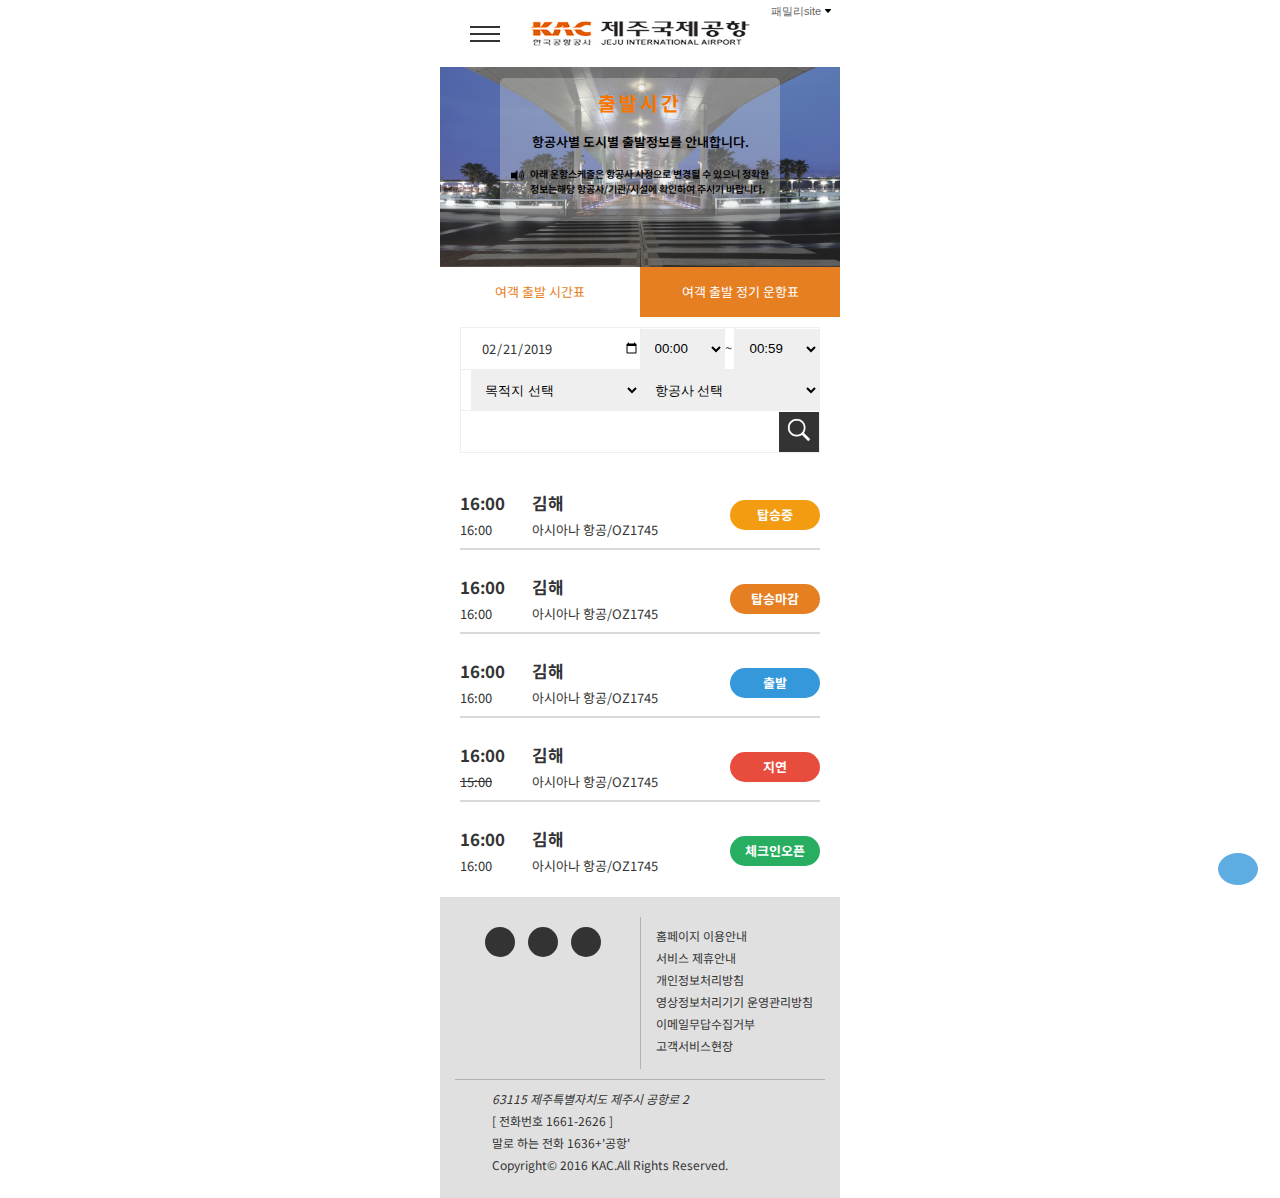
<file: 제주항공mobile/sub_gnb1-1.html>
<!DOCTYPE html>
<html lang="en">
<head>
   <meta name="viewport" content="width=device-width, initial-scale=1.0">
    <meta charset="UTF-8">
    <title>제주국제공항</title>
        <link rel="stylesheet" href="sub_gnb1-1_main.css">
        <link href="https://fonts.googleapis.com/css?family=Noto+Sans+KR:400,500,700,900&amp;subset=korean" rel="stylesheet">
   	 	<link rel="stylesheet" href="https://use.fontawesome.com/releases/v5.7.2/css/all.css" integrity="sha384-fnmOCqbTlWIlj8LyTjo7mOUStjsKC4pOpQbqyi7RrhN7udi9RwhKkMHpvLbHG9Sr" crossorigin="anonymous">

</head>
<body>
    <div id="wrapper">
              
<!--        100% * 67px-->
       <div id="headerWrap">
        <header>
           
<!--           70px*50px-->
            <h1 class="logo">
                <a href="index.html"><img src="images/logo.jpg" alt="logo"></a>
            </h1>
            
               
<!--                 icon 40px*40px   -->
                 <button class="gnbicon" id="navopenbtn"><span></span></button>
<!--                 <a href="" class="gnbicon" id="navopenbtn"><span></span></a>-->
<!--                 <a href="#gnbpop" class="gnbicon"><span></span></a>-->
               
                       
                
                
            <div id="gnbpopWrap">   
<!--            width:90%-->
             <div id="gnbpop">
             
<!--                height:100px-->
                <div id="gnbtop">
                <div id="gnbtop_inside">
                    <div class="gnbtop_T">
                        <span>
                            <a href=""><img src="images/sidebar_map.png" alt="mapicon" class="gnbTopicon">공항지도</a>
                        </span>
                        <span>
                            <a href=""><img src="images/gnb_searchicon.png" alt="searchicon" class="gnbTopicon">검색</a>
                        </span>
                        
                        <a href="" onclick="navClose()"><span></span></a>
                    </div>
                    
                    <div class="gnbtop_B">
                        <span><a href="">로그인</a></span>
                        <span><a href="">회원가입</a></span>
                        <span><a href="">사이트맵</a></span>
                    </div>
                    </div>
                </div>
                
<!--                height:517px-->
                <div id="gnb">
<!--                   gnblist width:90%-->
                   <ul class="gnblist" id="gnblist">
                       <li>
                            <p>출발</p>
                            <ul class="subgnb">
                                <li><a href="sub_gnb1-1.html">출발시간</a></li>
                                <li><a href="">항공권예약</a></li>
                                <li><a href="">출국절차</a></li>
                                <li><a href="">빠른수속</a></li>
                                <li><a href="">출국체크사항</a></li>
                                <li><a href="">취항정보</a></li>
                            </ul>
                       </li>
                       <li>
                            <p>도착</p>
                            <ul class="subgnb">
                                <li><a href="">도착시간</a></li>
                                <li><a href="">입국절차</a></li>
                            </ul>
                       </li>
                       <li>
                            <p>교통&middot;주차</p>
                            <ul class="subgnb">
                                <li><a href="">출발시간</a></li>
                                <li><a href="">항공권예약</a></li>
                                <li><a href="">출국절차</a></li>
                                <li><a href="">빠른수속</a></li>
                                <li><a href="">출국체크사항</a></li>
                                <li><a href="">취항정보</a></li>
                            </ul>
                       </li>
                       <li>
                            <p>공항정보</p>
                            <ul class="subgnb">
                                <li><a href="">공항소개</a></li>
                                <li><a href="">공하시설</a></li>
                                <li><a href="">교통&middot;약자서비스</a></li>
                            </ul>
                       </li>
                       <li>
                            <p>고객센터</p>
                            <ul class="subgnb">
                                <li><a href="">공지사항</a></li>
                                <li><a href="">이벤트정보</a></li>
                                <li><a href="">FAQ</a></li>
                                <li><a href="">전화번호안내</a></li>
                                <li><a href="">유실물관리소</a></li>
                                <li><a href="">고객의소리</a></li>
                            </ul>
                       </li>
                   </ul>
                    
                </div>
                
<!--                height:50px-->
                <div id="gnbbottom">
                    <span><a href="">한국어</a></span>
                    <span>	&#124;</span>
                    <span><a href="">English</a></span>
                </div>
                
            </div>            
            </div>
            
<!--            100px*25px-->
            <div class="site">
                <form action="#">
                    <fieldset>
                        <select name="familysite" id="familysite" title="패밀리site" >
                           <option value="" disabled selected>패밀리site</option>
                            <option value="">제주국제공항</option>
                            <option value="">김포국제공항</option>
                            <option value="">김해국제공항</option>
                        </select>
                    </fieldset>
                </form>
            </div>
                
                <!--        100% opacity-->
        <div id="modal">
            <a href="#" id="modalOpen" role="button"><i class="fas fa-plus"></i></a>
            <div id="modalpop">
                <ul>
                    <li>
                        <dl>
                            <dt><img src="images/modalMap.png" alt="airportmap"></dt>
                            <dd class="only"><a href="">
                            <p>제주공항</p>
                            <p>한 눈에 보기</p></a></dd>
                        </dl>                       
                    </li>
                    <li>
                        <dl>
                            <dt><img src="images/sidebar_reserve.png" alt="reserve"></dt>
                            <dd><a href="">항공권 예약</a></dd>
                        </dl>                       
                    </li>
                    <li>
                        <dl>
                            <dt><img src="images/sidebar_trip.png" alt="trip info"></dt>
                            <dd><a href="">여행정보</a></dd>
                        </dl>                       
                    </li>
                </ul>
            </div>
        </div>
        </header>
        </div>
        
        <div id="main">
            <div id="maintitlewrap">
               <div class="maintitle">
                <h2>출발시간</h2>
                <p>항공사별 도시별 출발정보를 안내합니다.</p>
                <p>
                아래 운항스케줄은 항공사 사정으로 변경될 수 있으니 
                정확한 정보는해당 항공사/기관/시설에 확인하여 주시기 바랍니다.
                </p>
                </div>
                </div>
<!--            </div>-->
            

            <div id="article">
                <form action="#">
                    <fieldset>
                        <ul class="horizen">
                            <li class="airplaneTime">
                                <input type="radio" id="ariplane" name="time" class="skip" checked>
                                <label for="ariplane">여객 출발 시간표</label>
                                
<!--                        width:80% -->
                                <div class="timewrap time1">
                                    <table border="1">
                                        <caption>여객출발시간표검색</caption>
                                        <tbody>
                                            <tr>
                                                <td>
                                                <input type="date" value="2019-02-21" id="date" max="2019-02-28" min="2019-02-01"> 
                                                </td>
                                                <td>
                                                 <select name="from" id="timeS" title="시작 시간선택">
                                                     <option value="timeS">00:00</option>
                                                     <option value="timeS">01:00</option>
                                                     <option value="timeS">02:00</option>
                                                     <option value="timeS">03:00</option>
                                                     <option value="timeS">04:00</option>
                                                     <option value="timeS">05:00</option>
                                                     <option value="timeS">06:00</option>
                                                     <option value="timeS">07:00</option>
                                                     <option value="timeS">08:00</option>
                                                     <option value="timeS">09:00</option>
                                                     <option value="timeS">10:00</option>
                                                     <option value="timeS">11:00</option>
                                                     <option value="timeS">12:00</option>
                                                     <option value="timeS">13:00</option>
                                                     <option value="timeS">14:00</option>
                                                     <option value="timeS">15:00</option>
                                                     <option value="timeS">16:00</option>
                                                     <option value="timeS">17:00</option>
                                                     <option value="timeS">18:00</option>
                                                     <option value="timeS">19:00</option>
                                                     <option value="timeS">20:00</option>
                                                     <option value="timeS">21:00</option>
                                                     <option value="timeS">22:00</option>
                                                     <option value="timeS">23:00</option>
                                                 </select>   
                                                </td>
                                                <td>~</td>
                                                <td>
                                                    <select name="to" id="timeL" title="종료 시간선택">
                                                        <option value="timeL">00:59</option>
                                                        <option value="timeL">01:59</option>
                                                        <option value="timeL">02:59</option>
                                                        <option value="timeL">03:59</option>
                                                        <option value="timeL">04:59</option>
                                                        <option value="timeL">05:59</option>
                                                        <option value="timeL">06:59</option>
                                                        <option value="timeL">07:59</option>
                                                        <option value="timeL">08:59</option>
                                                        <option value="timeL">09:59</option>
                                                        <option value="timeL">10:59</option>
                                                        <option value="timeL">11:59</option>
                                                        <option value="timeL">12:59</option>
                                                        <option value="timeL">13:59</option>
                                                        <option value="timeL">14:59</option>
                                                        <option value="timeL">15:59</option>
                                                        <option value="timeL">16:59</option>
                                                        <option value="timeL">17:59</option>
                                                        <option value="timeL">18:59</option>
                                                        <option value="timeL">19:59</option>
                                                        <option value="timeL">20:59</option>
                                                        <option value="timeL">21:59</option>
                                                        <option value="timeL">22:59</option>
                                                        <option value="timeL">23:59</option>
                                                        
                                                    </select>
                                                </td>
                                            </tr>
                                            
                                            <tr>
                                                <td>
                                                <select name="destination" id="destination" title="목적지 선택">
                                                    <option value="" disabled selected>
                                                        목적지 선택
                                                    </option>
                                                    <option value="GMP">서울/김포	</option>
													<option value="PUS" >부산/김해	</option>
													<option value="CJU" >제주	</option>
													<option value="TAE" >대구	</option>
													<option value="USN" >울산	</option>
													<option value="CJJ" >청주	</option>
													<option value="MWX" >무안	</option>
													<option value="KWJ" >광주	</option>
													<option value="RSU" >여수	</option>
													<option value="KPO" >포항	</option>
													<option value="YNY" >양양	</option>
													<option value="HIN" >사천	</option>
													<option value="KUV" >군산	</option>
													<option value="WJU" >횡성/원주	</option>
                           
                                                </select>
                                                
                                                </td>
                                                <td colspan="3">
                                                <select id="airline" name="airline" title="항공사 선택">
                                                <option value="" disabled selected>항공사 선택</option>
	                                            <option value="KE" >대한항공</option>
												
												<option value="GJ" >룽에어</option>
												
												<option value="JD" >북경수도항공</option>
												
												<option value="OZ" >아시아나항공</option>
												
												<option value="BX" >에어부산</option>
												
												<option value="D7" >에어아시아엑스</option>
												
												<option value="KJ" >에어인천</option>
												
												<option value="3P" >에어필립</option>
												
												<option value="BK" >오케이항공</option>
												
												<option value="FE" >원동항공</option>
												
												<option value="ZE" >이스타항공</option>
												
												<option value="7C" >제주항공</option>
												
												<option value="HO" >중국길상항공(준야오항공)</option>
												
												<option value="CZ" >중국남방항공</option>
												
												<option value="MU" >중국동방항공</option>
												
												<option value="LJ" >진에어</option>
												
												<option value="GS" >천진항공</option>
												
												<option value="9C" >춘추항공</option>
												
												<option value="KA" >케세이드래곤항공</option>
												
												<option value="KW" >코리아익스프레스에어</option>
												
												<option value="IT" >타이거에어 타이완</option>
												
												<option value="TW" >티웨이항공</option>
												
												<option value="UO" >홍콩익스프레스</option>
												
												
												</select>

												
                                                </td>
                                            </tr>
                                            
                                            <tr>
                                                <td colspan="4" class="tabelsearch">
                                                    <input type="text" title="편명입력" maxlength=8>
                                                    <button>
                                                        <img src="images/gnb_searchicon_table.png" alt="submit">
                                                    </button>
                                                </td>
                                                
                                            </tr>
                                        </tbody>
                                    </table>
                                    
<!--                             height:400px, hover시 색만 병경, overflow :scroll-->
                                    <div class="contents">
                                        <ul>
                                            <li>
                                                <dl>
                                                    <dt>16:00</dt>
                                                    <dd>16:00</dd>
                                                </dl>
                                                <dl>
                                                    <dt>김해</dt>
                                                    <dd>아시아나 항공/OZ1745</dd>
                                                </dl>
                                                <p class="state ing">
                                                    탑승중
                                                </p>
                                            </li>
                                            <li>
                                                <dl>
                                                    <dt>16:00</dt>
                                                    <dd>16:00</dd>
                                                </dl>
                                                <dl>
                                                    <dt>김해</dt>
                                                    <dd>아시아나 항공/OZ1745</dd>
                                                </dl>
                                                <p class="state end">
                                                    탑승마감
                                                </p>
                                            </li>
                                            <li>
                                                <dl>
                                                    <dt>16:00</dt>
                                                    <dd>16:00</dd>
                                                </dl>
                                                <dl>
                                                    <dt>김해</dt>
                                                    <dd>아시아나 항공/OZ1745</dd>
                                                </dl>
                                                <p class="state arrive">
                                                    출발
                                                </p>
                                            </li>
                                            <li>
                                                <dl>
                                                    <dt>16:00</dt>
                                                    <dd class="time ">15:00</dd>
                                                </dl>
                                                <dl>
                                                    <dt>김해</dt>
                                                    <dd>아시아나 항공/OZ1745</dd>
                                                </dl>
                                                <p class="state delay">
                                                    지연
                                                </p>
                                            </li>
                                            <li>
                                                <dl>
                                                    <dt>16:00</dt>
                                                    <dd>16:00</dd>
                                                </dl>
                                                <dl>
                                                    <dt>김해</dt>
                                                    <dd>아시아나 항공/OZ1745</dd>
                                                </dl>
                                                <p class="state open">
                                                    체크인오픈
                                                </p>
                                            </li>
                                            <li>
                                                <dl>
                                                    <dt>16:00</dt>
                                                    <dd class="time ">15:00</dd>
                                                </dl>
                                                <dl>
                                                    <dt>김해</dt>
                                                    <dd>아시아나 항공/OZ1745</dd>
                                                </dl>
                                                <p class="state delay">
                                                    지연
                                                </p>
                                            </li>
                                        </ul>
                                    </div>
                                </div>
                            </li>
<!--                            //airplaneTime-->
                           
                           
                           
                            <li class="regular">
                               <input type="radio" id="perio" name="time" class="skip">
                                <label for="perio" class="perio">여객 출발 정기 운항표</label>
                       
<!--                            width:80% -->
                                <div class="timewrap time2">
                                    <table border="1">
                                        <caption>여객 출발 정기 운항표</caption>
                                        <tbody>
                                            <tr>
                                                <td class="first">운항일 선택</td>
                                                <td>
                                                    <input type="date" value="2019-02-21" id="date" max="2019-02-28" min="2019-02-01"> 
                                                </td>
                                            </tr>
                                            <tr>
                                                <td>
                                                  <select name="destination" id="destination" title="목적지 선택">
                                                    <option value="" disabled selected>
                                                        목적지 선택
                                                    </option>
                                                    <option value="GMP">서울/김포	</option>
													<option value="PUS" >부산/김해	</option>
													<option value="CJU" >제주	</option>
													<option value="TAE" >대구	</option>
													<option value="USN" >울산	</option>
													<option value="CJJ" >청주	</option>
													<option value="MWX" >무안	</option>
													<option value="KWJ" >광주	</option>
													<option value="RSU" >여수	</option>
													<option value="KPO" >포항	</option>
													<option value="YNY" >양양	</option>
													<option value="HIN" >사천	</option>
													<option value="KUV" >군산	</option>
													<option value="WJU" >횡성/원주	</option>
                           
                                                </select>
                                                
                                                </td>
                                                <td colspan="3">
                                                <select id="airline" name="airline" title="항공사 선택">
                                                <option value="" disabled selected>항공사 선택</option>
	                                            <option value="KE" >대한항공</option>
												
												<option value="GJ" >룽에어</option>
												
												<option value="JD" >북경수도항공</option>
												
												<option value="OZ" >아시아나항공</option>
												
												<option value="BX" >에어부산</option>
												
												<option value="D7" >에어아시아엑스</option>
												
												<option value="KJ" >에어인천</option>
												
												<option value="3P" >에어필립</option>
												
												<option value="BK" >오케이항공</option>
												
												<option value="FE" >원동항공</option>
												
												<option value="ZE" >이스타항공</option>
												
												<option value="7C" >제주항공</option>
												
												<option value="HO" >중국길상항공(준야오항공)</option>
												
												<option value="CZ" >중국남방항공</option>
												
												<option value="MU" >중국동방항공</option>
												
												<option value="LJ" >진에어</option>
												
												<option value="GS" >천진항공</option>
												
												<option value="9C" >춘추항공</option>
												
												<option value="KA" >케세이드래곤항공</option>
												
												<option value="KW" >코리아익스프레스에어</option>
												
												<option value="IT" >타이거에어 타이완</option>
												
												<option value="TW" >티웨이항공</option>
												
												<option value="UO" >홍콩익스프레스</option>
												
												
												</select>

												
                                                </td>
                                            </tr>
                                            <tr>
                                                <td colspan="2" class="tabelsearch">
                                                    <input type="text" title="편명입력" maxlength=8>
                                                
                                                    <button>
                                                        <img src="images/gnb_searchicon_table.png" alt="submit">
                                                    </button>
                                                    
                                                </td>
                                            </tr>
                                        </tbody>
                                    </table>
                                    
 <!--            height:400px, overflow:scroll, 반응형 table           -->
<!--             http://moonhouse.co.kr/xe/html/406541 반응형 테이블 참고-->
<!--                                   checkcicle은 after 사용-->
                                    <div class="contents">
                                    <table id="schedule">
                                        <caption>schedule</caption>
                                        <tbody>
										<tr>
											<td class="center"><strong>KE017</strong></td>
											<td class="center">
												<a href="https://kr.koreanair.com/korea/ko.html" target="_blank" title="새창">
													<span class="font16">
														대한항공</span>
												</a>
											</td>
											<td class="center">07:25</td>
											<td class="center">김포</td>
											<td class="center" data-title="월"></td>
											<td class="center" data-title="화"></td>
											<td class="center" data-title="수"></td>
											<td class="center" data-title="목"></td>
											<td class="center" data-title="금">
													<span class="schedule" title='금요일 운항'>운항</span>
												</td>
											<td class="center" data-title="토"></td>
											<td class="center" data-title="일"></td>
											<td class="center">2019.02.22~2019.02.22</td>
										</tr>
									
										<tr>
											<td class="center"><strong>7C1100</strong></td>
											<td class="center">
												<a href="http://www.airbusan.net" target="_blank" title="새창">
													<span class="font16">
														에어부산</span>
												</a>
											</td>
											<td class="center">07:10</td>
											<td class="center">부산</td>
											<td class="center" data-title="월"></td>
											<td class="center" data-title="화"></td>
											<td class="center" data-title="수"></td>
											<td class="center" data-title="목"></td>
											<td class="center" data-title="금"></td>
											<td class="center" data-title="토">
													<span class="schedule weekend" title='토요일 운항'>운항</span>
												</td>
											<td class="center" data-title="일"></td>
											<td class="center">2019.02.23~2019.03.02</td>
										</tr>
                                        <tr>
											<td class="center"><strong>7C1102</strong></td>
											<td class="center">
												<a href="http://www.jejuair.net" target="_blank" title="새창">
													<span class="font16">
														제주항공</span>
												</a>
											</td>
											<td class="center">08:10</td>
											<td class="center">김포</td>
											<td class="center" data-title="월">
													<span class="schedule" title='월요일 운항'>운항</span>
												</td>
											<td class="center" data-title="화">
													<span class="schedule" title='화요일 운항'>운항</span>
												</td>
											<td class="center" data-title="수">
													<span class="schedule" title='수요일 운항'>운항</span>
												</td>
											<td class="center" data-title="목">
													<span class="schedule" title='목요일 운항'>운항</span>
												</td>
											<td class="center" data-title="금">
													<span class="schedule" title='금요일 운항'>운항</span>
												</td>
											<td class="center" data-title="토">
													<span class="schedule weekend" title='토요일 운항'>운항</span>
												</td>
											<td class="center" data-title="일">
													<span class="schedule weekend" title='일요일 운항'>운항</span>
												</td>
											<td class="center">2018.10.28~2019.03.30</td>
										</tr>
                                        <tr>
											<td class="center"><strong>7C1100</strong></td>
											<td class="center">
												<a href="http://www.airbusan.net" target="_blank" title="새창">
													<span class="font16">
														에어부산</span>
												</a>
											</td>
											<td class="center">07:10</td>
											<td class="center">부산</td>
											<td class="center" data-title="월"></td>
											<td class="center" data-title="화"></td>
											<td class="center" data-title="수"></td>
											<td class="center" data-title="목"></td>
											<td class="center" data-title="금"></td>
											<td class="center" data-title="토">
													<span class="schedule weekend" title='토요일 운항'>운항</span>
												</td>
											<td class="center" data-title="일"></td>
											<td class="center">2019.02.23~2019.03.02</td>
										</tr>

                                        </tbody>
                                    </table>
                                    </div>
                                </div>
                            </li>
<!--                            //luggageTime-->

                        </ul>
                    </fieldset>
                </form>
            </div>
        </div>
<!--        //#main-->
        
        <footer>
            
            <div class="iconwrap">
                <span>
                    <a href="http://www.airportblog.co.kr/"><i class="fab fa-blogger-b"></i></a>
                </span>
                <span>
                    <a href="https://www.facebook.com/airport.korea"><i class="fab fa-facebook-f"></i></a>
                </span>
                <span>
                    <a href="https://www.instagram.com/airport.korea/"><i class="fab fa-instagram"></i></a>
                </span>
            </div>
            <div class="footerwrap">
                <ul>
                    <li><a href="">홈페이지 이용안내</a></li>
                    <li><a href="">서비스 제휴안내</a></li>
                    <li><a href="">개인정보처리방침</a></li>
                    <li><a href="">영상정보처리기기 운영관리방침</a></li>
                    <li><a href="">이메일무답수집거부</a></li>
                    <li><a href="">고객서비스현장</a></li>
                </ul>
            </div>
            <div class="footerBottom">
                <ul>
                    <li><address>63115 제주특별자치도 제주시 공항로 2</address></li>
                    <li>[ 전화번호 1661-2626 ]</li>
                    <li>말로 하는 전화 1636+'공항'</li>
                    <li>Copyright&copy; 2016 KAC.All Rights Reserved.</li>
                </ul>
            </div>
        </footer>
        
    </div>
<!--    //#wrapper-->
<script type="text/javascript" src="jeju.js"></script>
</body>
</html>
</file>
<file: DYSON/style.css>
@charset "utf-8";
@import url('https://fonts.googleapis.com/css?family=Nanum+Gothic+Coding:400,700&subset=korean');
@import url(header.css);
@import url(content.css);
@import url(footer.css);
@import url(media.css);
/*  770px media */
html,*{margin:0;
        padding: 0;
        box-sizing: border-box}

body, input{
            font-family: 'Nanum Gothic Coding', monospace;
            font-size:13px;
    color: #000}

a{text-decoration: none;
  color: #000}
ul li{list-style: none}

#wrapper{width: 100%}
</file>
<file: payco/css/index.css>
@charset "utf-8";
@import url(index_header_footer.css);

.container{
    width: 100%
}
.container >div{
    height: 100vh
}
.container > div >div{
    padding-top: 110px;
}

/*        main1           */
.payco_app{
    background: url(../images/payco_background1.jpg) no-repeat 55% bottom;
    background-attachment: fixed;
    background-size: cover;
    height: 100vh;
    display: table;
    width: 100%;
}
.appWrap{
    padding: 0!important;
    width: 80%;
    height: 100%;
    margin: 0 auto;
    display: table-cell;
    vertical-align: middle
}
.appWrap > div{
/*    width: 50%;*/
    text-align: center;
    float:right
}

.appTitle{
    letter-spacing: 0.8em;
    line-height: 2em;
    font-size: 2.5em;
    color: #fff;
    padding-top:5rem;
    text-shadow: 2px 2px 5px rgba(51, 51, 51, 0.5);
    white-space: nowrap;
}

.app{
    vertical-align: middle;
    padding-right: 10%
}
.app div, .app p a{
    display: inline-block;
    height: 100%;
     color: #fff;
    font-weight: 800
}
.appWrap b{
    font-weight:800;
    color:#fa2828;
    letter-spacing: 0.4em;
    font-size: 1.3em;
}
.app p{
    width: 280px;
    border: 1px solid #fff;
    border-radius: 10px;
    margin: 20px auto;
    padding: 15px 0;
}
.app p:hover, 
.applink{
    transform: translateY(-2px);
    box-shadow: 2px 2px 3px rgba(51, 51, 51, 0.2);
}
.app p a{
    font-size: 1.8em;
    font-weight: 700;
    font-family: arial;
    display: inline-block;
    width: 100%;
    height: 100%;
}
.app img{
    width: 30px;
    vertical-align: middle;
    margin-right: 5%;
}
#moveDown{
    position: absolute;
    bottom: 10px;
    left: 50%;
    width: 40px;
    margin-left: -20px;
    cursor: pointer;
    animation: 1s updownmoving infinite linear;
}
@keyframes updownmoving{
    from{
        transform: translateY(0);
        opacity: 1
    }
    to{
        transform: translateY(10px);
        opacity: 0.2
        
    }
}

/*        main2,3,4           */
.box{
    width: 100%;
    height: 100vh
}
.box > div{
    width: 50%;
    height: 100%;
    float: left;
}
.imgBox{
    background:url(../images/div2_1.jpg) no-repeat center top;
    background-size: cover;
}
#main3 .imgBox{
    background:url(../images/div2_3.jpg) no-repeat center bottom;
    background-size: cover;
}
#main4 .imgBox{
    background:url(../images/div2_2.jpg) no-repeat center bottom;
    background-size: cover;
}
.textBox{
    position: relative;
    background: #fa2828
}
#main3 .textBox{
    background: #fff
}
#main4 .textBox{
    background: #32312f
}
.textBox .textBoxWrap{
    position: absolute;
    top: 50%;
    left: 50%;
    transform: translate(-50%, -50%);
}
.textBox img{
    width: 100px;
    opacity: 0
/*    visibility: hidden*/
}
.textBoxWrap p{
    font-size: 1.1rem;
    margin-bottom: 10px;
}
.textBoxWrap p:last-of-type{
    margin-top: 20%;
    text-align: right;
    /* white-space: nowrap */
}
.textBoxWrap i{
    color: #fff;
    margin-left: 5px;
    font-size: 1.2rem;
    vertical-align: middle
}
#main3 .textBoxWrap i,#main3 .textBoxWrap a{
    color: red;
}
.textBoxWrap a:hover,
.textBoxWrap a:focus,
.textBoxWrap a:active{
    text-decoration: underline
}

.box:nth-of-type(2n) p, .box:nth-of-type(2n) a{
    color: #fff;
}
.textBox p:nth-of-type(-n+2){
    margin-bottom: 10%;
}
.textBox p:nth-of-type(2){
    font-size:2.2rem;
    
}

p.effect img{
/*    visibility: visible !important;*/
    animation: .3s ani1 1 forwards !important;
/*    animation-delay: .5s*/
}
@keyframes ani1{
    from{
        opacity: 0;
        transform: translateX(100px)
    }
    to{
        opacity: 1;
        transform: translateX(0)
    }
}
#main3 p.effect img{
    visibility: visible !important;
        animation: .3s ani2 1 forwards !important;
    animation-delay: .5s
}
@keyframes ani2{
    from{
        opacity: 0;
        transform: translateX(-100px)
    }
    to{
        opacity: 1;
        transform: translateX(0)
    }
}





/*        main5          */
.payco_evt{
    background: url(../images/div5_bg.jpg) no-repeat center bottom;
    background-size: cover;
    position: relative;
    display: table;
    width: 100%
}
.veritcalWrap{
    display: table-cell;
    vertical-align: middle;
}

.payco_evtWrap{
    text-align: center;
    
}

.payco_evt h3{
    text-align: center;
    font-size: 2.2em;
    margin-bottom: 10px
}

.slideWrap{
   
    width: 90%;
    margin: 5% auto;
    /* height: 435px; */
    position: relative
}
.slideWrap > p{
    position: absolute;
    top: 50%;
    left: 10px;
    width: 100%;
    transform: translateY(-50%);
    z-index: 10;
}
.btn_pre{
    float: left;
}
.btn_next{
    float: right;
}
.slideWrap > p:after{
    content: '';
    display: block;
    clear: both
}
.slideWrap > p img{
    width: 50px;
    height: 80px;
    cursor: pointer;
    opacity: 0.2
}
.slideWrap > p img:hover{
    opacity: 0.5;}

.slides > div{
    float: left;
}
.slides:after{
    content: '';
    display: block;
    clear: both
}

.slider{
    position: relative;
    width:65%;
    height: 440px;
    margin: 0 auto;
    overflow: hidden;
}

.slides{
    position: absolute;
    left: 0;
    /* height:  440px; */
    width: 2200px;
    transition: .3s
}
.slides > div{
    width: 240px;
    height: 435px;
    margin-right:20px;
    box-shadow: 3px 2px 3px rgba(51, 51, 51, 0.5)
}
.slides dt{
    width: 100%;
    height: 239px;
}
.slides dd{
    width: 100%;
    height: 195px;
    background: #fff;
    text-align: center;
    padding: 10% 0 0 0;
    position: relative
}
.slides dd p{
    padding: 0 8%;
    color:#6a6969
}
.slides dd p:nth-of-type(2){
    border-top: 1px solid #d9d9d9;
    position: absolute;
    bottom: 0;
    height: 50px;
    line-height: 50px;
    width: 90%;
    text-align: center;
    margin: 0 5%;
}
.slides dd h3{
    padding: 8%;
    font-size: 1.2em;
    font-weight: 800;
}
.slides img{
    width: 100%;
    height: 100%;
}
.slider .eventCupon dt{
    width: 100%;
    height: 100%
}
.slider .eventCupon dd{
    display: hidden;
    height: 0;
    width: 0;
   
}

.slides >div > a:hover, .slides >div.line > a:hover {
    text-decoration: underline
}




/*            main6       */
.payco_partner{
    height: 100vh;
    background: #d4d4d4;
    display: table;
    margin: 0 auto
}
.partnerWrap{
    display: table-cell;
    vertical-align: middle;
    text-align: center;
    width: 80%;
    margin: 0 auto;
    padding: 5% 0;
    text-align: center;
    background: #fff
}
.payco_partner h3{
    text-align: center;
    font-size: 2.2em;
    margin-bottom: 30px
}
.payco_partner b{
    font-size:1.1em;
    color: #fa2828
}

.payco_partner ul{
    max-width:730px;
    min-width: 600px;
    height: 50%;
    margin:40px auto;
    padding: 10px 4px 0 4px;
    text-align: center;
    overflow: hidden;
}
.payco_partner ul:after{
    content: '';
    display: block;
    clear: both;
}
.payco_partner ul li{
   float: left;
    width: 180px;
    height: 100px;
    background-image: url(../images/link1.png);
    background-repeat: no-repeat;
    background-position:  center;
    background-size: contain;
}
.payco_partner ul li a{
    display: inline-block;
    width: 100%;
    height: 80%;
    margin-top: 10%;
}
.payco_partner button{
    border: none;
    background: #32312f;
    color: #fff;
    padding: 10px;
    width: 120px;
    border-radius: 5px; 
    cursor: pointer;
}
.payco_partner button:first-of-type{
    background: #fa2828;
    margin-right: 30px
}





/*		main7 		*/
.payco_cs{
	width: 100%;
	height: auto !important ;
	background: #d4d4d4;
	padding: 0 !impotant
}
.csWrap{
	width: 80%;
	margin: 0 auto 0 auto;
	padding: 0 !important
}
.csWrap div{
    float: left;
	padding: 5% ;
	position: relative;
}
.csWrap:after{
    content: '';
    display: block;
    clear: both;
}
.leftWrap{
	width: 70%;
	position: relative
}
.leftWrap .leftmain7{
	/* position: absolute; */
	top: 50%;
	left:50%;
	transform: translateX(-50%);
}
.rightWrap{
	width: 30%;
	margin:5% 0;
	padding-left: 0!important;
}
.csWrap h1{
	font-size: 2.2em;
	margin-bottom: 20px;
}
.leftWrap p{
	margin-bottom: 10px;
	font-size: 1.2em
}
.leftWrap i{
	margin-right: 10px;
}
.rightWrap a{
	display: inline-block;
	width:150px;
	padding: 5% 0;
	background: #fff;
	text-align: center;
	margin-bottom: 5%;
	font-weight: 700;
}

/*
.qna{
    animation: .3s go 1 forwards
}
@keyframes go{
    from{
        background: #fa2828;
        opacity: 0
    }
    to{
        background: #fa2828;
        opa
    }
}


*/
#top{
    position: fixed;
    background: #fa2828;
    cursor: pointer;
    bottom: 10%;
    right: 5%;
    border-radius: 50%;
    border: none;
    padding: 25px 12px;
    color: #fff;
    box-shadow: 2px 2px 10px #333;
    opacity:0;
    font-weight: 900;
    font-size: 1.2rem;
    z-index: 100000000000000;
    transition:.3s
}
#top i{
    color: #fff
}
#top:hover{
    opacity: 1
}




@media (max-width:700px){
    .container > div:not(:last-of-type){
        min-height: 100vh;
        max-height: 100%;
        width: 100%;
    }
    .app{
        background-position:center bottom;
        background-size:100% 100%;
        padding: 0;
    }
    .appTitle{
        font-size: 2em
    }
	.appWrap{
		width: 100%;
	}
    .appWrap > div{
        float: none
    }
    .box > div{
    width: 100%;
    height: 50%;
    }
    #main3 > div{
        float: none
    }
    #main3{
        position: relative;
    }
    #main3 .textBox{
        position: absolute;
        bottom:0;
        left: 0;
        width: 100%;
    }
	.textBox img{
		width: 80px;
	}
    .textBox .textBoxWrap{
        top: 50%;
        left: 0;
        transform: translateY(-50%);
        width: 100%;
        padding: .5rem
    }
    .leftWrap{
        width: 68%;
    }
    .rightWrap{
        margin: 5% 0
    }
    .textBox p{
        margin:.3rem
    }
   .textBox p:nth-of-type(-n+2){
        margin-bottom: 5%;
    }
    .textBoxWrap p:last-of-type{
        margin-top: 5%;
    } 
    
    
    .slider{
        width: 245px;
    }
    .slideWrap{
        width:100%;
        left: 0;
    }
    .slideWrap > p{
        left: 0
    }
    .payco_partner ul{
        max-width: 100%;
        min-width: 100%;
    }
    .payco_partner ul li{
        float:none;
        display: inline-block;
    }
    
    .csWrap{
        width: 100%;
    }
    
    .csWrap div{
        float:none;
        width: 100%;
        text-align: center
    }
}
</file>
<file: payco/images/css/index.css>
@charset "utf-8";
@import url(index_header_footer.css);

.container{
    width: 100%
}
.container >div{
    height: 100vh
}
.container > div >div{
    padding-top: 110px;
}

/*        main1           */
.payco_app{
    background: url(../images/payco_background1.jpg) no-repeat 55% bottom;
    background-attachment: fixed;
    background-size: cover;
    height: 100vh;
    display: table;
    width: 100%;
}
.appWrap{
    padding: 0!important;
    width: 80%;
    height: 100%;
    margin: 0 auto;
    display: table-cell;
    vertical-align: middle
}
.appWrap > div{
/*    width: 50%;*/
    text-align: center;
    float:right
}

.appTitle{
    letter-spacing: 0.8em;
    line-height: 2em;
    font-size: 2.5rem;
    color: #fff;
    padding-top:10%;
    text-shadow: 2px 2px 5px rgba(51, 51, 51, 0.5);
    /* white-space: nowrap; */
}

.app{
    vertical-align: middle;
    padding-right: 10%
}
.app div, .app p a{
    display: inline-block;
    height: 100%;
     color: #fff;
    font-weight: 800
}
.appWrap b{
    font-weight:800;
    color:#fa2828;
    letter-spacing: 0.4em;
    font-size: 1.3em;
}
.app p{
    width: 280px;
    border: 1px solid #fff;
    border-radius: 10px;
    margin: 20px auto;
    padding: 15px 0;
}
.app p:hover, 
.applink{
    transform: translateY(-2px);
    box-shadow: 2px 2px 3px rgba(51, 51, 51, 0.2);
}
.app p a{
    font-size: 1.8em;
    font-weight: 700;
    font-family: arial;
    display: inline-block;
    width: 100%;
    height: 100%;
}
.app img{
    width: 30px;
    vertical-align: middle;
    margin-right: 5%;
}
#moveDown{
    position: absolute;
    bottom: 10px;
    left: 50%;
    width: 40px;
    margin-left: -20px;
    cursor: pointer;
    animation: 1s updownmoving infinite linear;
}
@keyframes updownmoving{
    from{
        transform: translateY(0);
        opacity: 1
    }
    to{
        transform: translateY(10px);
        opacity: 0.2
        
    }
}

/*        main2,3,4           */
.box{
    width: 100%;
    height: 100vh
}
.box > div{
    width: 50%;
    height: 100%;
    float: left;
}
.imgBox{
    background:url(../images/div2_1.jpg) no-repeat center top;
    background-size: cover;
}
#main3 .imgBox{
    background:url(../images/div2_3.jpg) no-repeat center bottom;
    background-size: cover;
}
#main4 .imgBox{
    background:url(../images/div2_2.jpg) no-repeat center bottom;
    background-size: cover;
}
.textBox{
    position: relative;
    background: #fa2828
}
#main3 .textBox{
    background: #fff
}
#main4 .textBox{
    background: #32312f
}
.textBox .textBoxWrap{
    position: absolute;
    top: 50%;
    left: 50%;
    transform: translate(-50%, -50%);
}
.textBox img{
    width: 100px;
    opacity: 0
/*    visibility: hidden*/
}
.textBoxWrap p{
    font-size: 1.1rem;
    margin-bottom: 10px;
}
.textBoxWrap p:last-of-type{
    margin-top: 20%;
    text-align: right;
    /* white-space: nowrap */
}
.textBoxWrap i{
    color: #fff;
    margin-left: 5px;
    font-size: 1.2rem;
    vertical-align: middle
}
#main3 .textBoxWrap i,#main3 .textBoxWrap a{
    color: red;
}
.textBoxWrap a:hover,
.textBoxWrap a:focus,
.textBoxWrap a:active{
    text-decoration: underline
}

.box:nth-of-type(2n) p, .box:nth-of-type(2n) a{
    color: #fff;
}
.textBox p:nth-of-type(-n+2){
    margin-bottom: 10%;
}
.textBox p:nth-of-type(2){
    font-size:2.2rem;
    
}

p.effect img{
/*    visibility: visible !important;*/
    animation: .3s ani1 1 forwards !important;
/*    animation-delay: .5s*/
}
@keyframes ani1{
    from{
        opacity: 0;
        transform: translateX(100px)
    }
    to{
        opacity: 1;
        transform: translateX(0)
    }
}
#main3 p.effect img{
    visibility: visible !important;
        animation: .3s ani2 1 forwards !important;
    animation-delay: .5s
}
@keyframes ani2{
    from{
        opacity: 0;
        transform: translateX(-100px)
    }
    to{
        opacity: 1;
        transform: translateX(0)
    }
}





/*        main5          */
#main5{
    background: url(../images/div5_bg.jpg) no-repeat center bottom;
    background-size: cover;
    position: relative;
    display: table;
    width: 100%
}
#main5veritcal{
    display: table-cell;
    vertical-align: middle;
}

#main5Wrap{
    text-align: center;
    
}

#main5 h1{
    text-align: center;
    font-size: 2.2em;
    margin-bottom: 10px
}

#slideWrap{
   
    width: 70%;
    margin: 5% auto;
    height: 435px;
    position: relative
}
#slideWrap > p{
    position: absolute;
    top: 50%;
    left: 10px;
    width: 100%;
    transform: translateY(-50%);
    z-index: 10;
}
#slideWrap > p .btn_pre{
    float: left;
}
#slideWrap > p .btn_next{
    float: right;
}
#slideWrap > p:after{
    content: '';
    display: block;
    clear: both
}
#slideWrap > p img{
    width: 50px;
    height: 80px;
    cursor: pointer;
    opacity: 0.2
}
#slideWrap > p img:hover{
    opacity: 0.5;}

#slider .slides > div{
    float: left;
}
#slider .slides:after{
    content: '';
    display: block;
    clear: both
}

#slider{
    position: relative;
    width:765px;
    height: 440px;
    margin: 0 auto;
    overflow: hidden;
}

.slides{
    position: absolute;
    left: 0;
    height:  440px;
    width: 2200px;
    transition: .3s
}
.slides > div{
    width: 240px;
    height: 435px;
    margin-right:20px;
    box-shadow: 3px 2px 3px rgba(51, 51, 51, 0.5)
}
.slides dt{
    width: 100%;
    height: 239px;
}
.slides dd{
    width: 100%;
    height: 195px;
    background: #fff;
    text-align: center;
    padding: 10% 0 0 0;
    position: relative
}
.slides dd p{
    padding: 0 8%;
    color:#6a6969
}
.slides dd p:nth-of-type(2){
    border-top: 1px solid #d9d9d9;
    position: absolute;
    bottom: 0;
    height: 50px;
    line-height: 50px;
    width: 90%;
    text-align: center;
    margin: 0 5%;
}
.slides dd h3{
    padding: 8%;
    font-size: 1.2em;
    font-weight: 800;
}
.slides img{
    width: 100%;
    height: 100%;
}
#slider .eventCupon dt{
    width: 100%;
    height: 100%
}
#slider .eventCupon dd{
    display: hidden;
    height: 0;
    width: 0;
   
}

.slides >div > a:hover, .slides >div.line > a:hover {
    text-decoration: underline
}




/*            main6       */
#main6{
    height: 100vh;
    background: #d4d4d4;
    display: table;
    margin: 0 auto
}
#main6wrap{
    display: table-cell;
    vertical-align: middle;
    text-align: center;
   
/*    transform: translate(-50%, -50%);*/
    width: 80%;
    margin: 0 auto!important;
    padding: 5% 0 !important;
    text-align: center;
    background: #fff
}
#main6 h1{
    text-align: center;
    font-size: 2.2em;
    margin-bottom: 30px
}
#main6 b{
    font-size:1.1em;
    color: #fa2828
}

#main6 ul{
    max-width:730px;
    min-width: 600px;
    height: 50%;
    margin:40px auto;
    padding: 10px 4px 0 4px;
    text-align: center;
    overflow: hidden;
}
#main6 ul:after{
    content: '';
    display: block;
    clear: both;
}
#main6 ul li{
   float: left;
    width: 180px;
    height: 100px;
    background: url(../images/link1.png) no-repeat center;
    background-size: contain;
}
#main6 ul li a{
    display: inline-block;
    width: 100%;
    height: 80%;
    margin-top: 10%;
}
#main6 button{
    border: none;
    background: #32312f;
    color: #fff;
    padding: 10px;
    width: 120px;
    border-radius: 5px; 
    cursor: pointer;
}
#main6 button:first-of-type{
    background: #fa2828;
    margin-right: 30px
}





/*		main7 		*/
#main7{
	width: 100%;
	height: auto !important ;
	background: #d4d4d4;
	padding: 0 !impotant
}
#main7Wrap{
	width: 80%;
	margin: 0 auto 0 auto;
	padding: 0 !important
}
#main7Wrap:after{
	content: '';
	display: block;
	clear: both;
}
#main7Wrap div{
	float: left;
	padding: 5% ;
	position: relative;
}
.leftWrap{
	width: 70%;
	position: relative
}
.leftWrap .leftmain7{
	position: absolute;
	top: 50%;
	left:50%;
	transform: translateX(-50%);
}
.rightWrap{
	width: 30%;
	margin:2% 0;
	padding-left: 0!important;
}
#main7Wrap h1{
	font-size: 2.2em;
	margin-bottom: 20px;
}
.leftWrap p{
	margin-bottom: 10px;
	font-size: 1.2em
}
.leftWrap i{
	margin-right: 10px;
}
.rightWrap a{
	display: inline-block;
	width:150px;
	padding: 5% 0;
	background: #fff;
	text-align: center;
	margin-bottom: 5%;
	font-weight: 700;
}

/*
.qna{
    animation: .3s go 1 forwards
}
@keyframes go{
    from{
        background: #fa2828;
        opacity: 0
    }
    to{
        background: #fa2828;
        opa
    }
}


*/
#top{
    position: fixed;
    background: #fa2828;
    cursor: pointer;
    bottom: 10%;
    right: 5%;
    border-radius: 50%;
    border: none;
    padding: 25px 12px;
    color: #fff;
    box-shadow: 2px 2px 10px #333;
    opacity:0;
    font-weight: 900;
    font-size: 1.2rem;
    z-index: 100000000000000;
    transition:.3s
}
#top i{
    color: #fff
}
#top:hover{
    opacity: 1
}




@media (max-width:700px){
    .container > div:not(:last-of-type){
        min-height: 100vh;
        max-height: 100%;
        width: 100%;
    }
    .app{
        background-position:center bottom;
        background-size:100% 100%;
    }
	.appWrap{
		width: 100%;
	}
    .appWrap > div{
        float: none
    }
    .box > div{
    width: 100%;
    height: 50%;
    }
    #main3 > div{
        float: none
    }
    #main3{
        position: relative;
    }
    #main3 .textBox{
        position: absolute;
        bottom:0;
        left: 0;
        width: 100%;
    }
    #main3 .imgBox{
        position: absolute;
        top:0;
        left: 0
    }
	.textBox img{
		width: 80px;
	}
    .textBox .textBoxWrap{
        top: 0;
        left: 5%;
        transform: none;
/*        width: 100%;*/
    }
    
    
    #slider{
        width: 245px;
    }
    #slideWrap{
        width: 90%
    }
    
    #main6 ul{
        max-width: 100%;
        min-width: 100%;
    }
    #main6 ul li{
        float:none;
        display: inline-block;
    }
    
    #main7Wrap{
        width: 100%;
    }
    
    #main7Wrap div{
        padding: 5% 1%;
    }
    .leftWrap{
        width: 68%;
    }
    .rightWrap{
        margin: 5% 0
    }
   
    #textBox p:nth-of-type(-n+2){
        margin-bottom: 5%;
    }
    .textBoxWrap p:last-of-type{
        margin-top: 5%;
    }
}
</file>
<file: payco/css/index_header_footer.css>
@charset "utf-8";
@import url('https://fonts.googleapis.com/css?family=Nanum+Gothic:700,800&subset=korean');

*,html,body{
    margin: 0;
    padding: 0;
    box-sizing: border-box;
    color: #333;
    font-size: 13px;
    font-family: 'Nanum Gothic', sans-serif, '굴림', 'gulim'
}

img{border: none}

a{color: #333;
  text-decoration:none;
}

ul li{
    list-style: none;
}

.skip, h2, h4{
	width: 0;
	height: 0;
	font-size: 0;
	line-height: 0;
	position: absolute;
	left: -9999999999px;
    overflow: hidden;
    display: none;
    visibility: hidden
}
#wrapper{
    width: 100%; 
}



/*        header         */
header{
    width: 100%;
    position: fixed;
    transition:all .4s;
    z-index: 10000
}

.headerwrap{
    height: 60px;
    max-width: 1200px;
   width: 80%;
    margin: 0 auto;
}

#wrapper .current a{
    color:#fa2828 !important;
    font-weight: 900
}
    
.logo{
    display: inline-block;
}
.logo img{
    height: 35px;
    margin: 12px 0;
}

.gnb{
    float: right;
}
.gnb:after, ul:after{
    content: '';
    display: block;
    clear: both;
}
.gnb > ul{
/*    width: 80%;*/
    float: left;
    white-space: nowrap
}
.gnb >ul > li a{
    color: #fff;
    font-weight: normal;
    letter-spacing: 0.1em;
    font-size: 1.2em
}
.gnb > ul > li{
    float: left;
    text-align: right;
    padding-left: 20px;
    text-align: right;
    line-height: 60px;
    white-space: nowrap
}
.gnb > ul > li:first-of-type{
    padding-left: 0
}
.gnb li a:hover{
    color: #fa2828 ;
    font-weight:900
}
.user i{
    font-size: 27px;
    line-height: 60px;
    color: #fff;
}
.user{
    float: right;
    margin-left: 10px;
    position: relative;
	cursor: pointer;
    width: 50px;
    text-align: center;
}
.blackFont a, .blackFont i {
    color: #333!important;
}
.usermore{
    display: none;
    border-top: 2px solid #fa2828;
    width: 100px;
    text-align: center !important;
    position: absolute;
    left:0;
    transform: translateX(-22%);
    top: 60px;
    background: #fff;
    z-index: 10;
    box-shadow: 1px 1px 3px rgba(51, 51, 51, 0.5);
    border-radius: 0 0 5px 5px 
}
.usermore:before{
    content: '';
    position: absolute;
    top:-24px;
    left:50%;
    transform: translateX(-58%);
    border:12px solid; 
    border-color: transparent transparent #fa2828 transparent;
}
.usermore:after{
    content: '';
    position: absolute;
    top:-21px;
    left:50%;
    transform: translateX(-70%);
    border:12px solid; 
    left: 53%;
    border-color: transparent transparent #fff transparent;
}
ul.userOpen{
    display: block
}
.user .usermore li{
    line-height: 20px;
    padding: 10px 0;
    position: relative
}
.user .usermore a{
    color: #333;
    font-size: 1.1rem;
}

.menubar{
    display: none;
    cursor: pointer;
    position: absolute;
    top: 22%;
    left: 6%;
}
.menubar > div{
    width: 30px;
    height: 4px;
    background: #fa4848;
    margin: 5px 0;
    transition: .3s
}
.menubar.close >div:nth-child(1){
    transform: rotate(45deg) translate(7px,6px )
}
.menubar.close >div:nth-child(2){
    transform: translateX(-50px);
    opacity: 0
}
.menubar.close >div:nth-child(3){
    transform: rotate(-45deg) translate(6px,-6px )
}


/* notice */
.noticewrap{
    height:35px;
    padding: 5px 0;
    text-align: center;
    width: 100%;
    background: rgba(0, 0, 0, 0.5);
    transition: .5s;
}
.notice{
    width: 80%;
    margin: 0 auto;
    position: relative;
}

.notice:before{
    content: '';
   position: absolute;
    width: 20px;
    height: 25px;
    line-height: 25x;
    background: url(../images/noticeicon.png) no-repeat 0 0;
    background-size: 20px;
    z-index: 2000;
    top:4px;
    left: 10%;
     z-index: 120;
}
.notice:after{
    content:'';
    display: block;
    clear: both;
}
.slide{
    display: inline-block;
    height:25px;
    line-height: 25px;
    width: 70%;
    text-align: left;
    padding-left: 15%;
    /* float: left; */
    overflow: hidden;
    position: relative;
    background-size: 20px;
}
.slide li{
   white-space: nowrap
}
.slideNotiWrap:after{
    content: '';
    display: block;
    clear: both;
}
.slideNotiWrap{
    margin-left: 10%;
    float: left;
    width: 50%;
    text-align: left
}
.noticewrap a, .noticewrap i{
    color: #fff;
}
.slide a{
    font-size: 0.7em;
}
.noticeicon{
    width: 30%;
    overflow: hidden;
    line-height: 25px;
    float: right
}
.noticeicon span{
    display: inline-block;
    width: 23% ;
    float: left;
    white-space: nowrap
}
.noticeicon button{
	border: none;
	background: none;
	padding: 0 10px;
    cursor: pointer;
    color: #fff
}

.noticeClose{
    height: 0 ;
    overflow: hidden;  
    padding: 0 
}

/*    footer     */

footer {
    width: 80%;
    margin: 0 auto;
    padding:50px 0 80px 0;
    position: relative;
    z-index: 999
}
footer:after{
    content: '';
    display: block;
    clear: both
}
footer div{
    float: left
}
footer .footerlogo img{
    width: 100px;
}
footer .service{
    position: absolute;
    left: 50%;
    transform: translateX(-50%);
    width: 52%;
}
footer .service ul{
    margin-bottom: 15px;
    padding: 5px;
        
}
footer .service ul:after{
    content: '';
    display: block;
    clear: both
}
footer .service li{
   float: left;
    line-height: 20px;
    margin-left: 15px
}
footer .service li:hover a{
    text-decoration: underline
}
footer .service li:first-of-type{
    margin: 0
}

footer .linksite{
/*    display: inline-block;*/
    float: right;
    width: 150px;
    border: 1px solid #d4d4d4;
	position: relative;
/*    height: 30px;*/
    line-height: 30px;
}
footer .linksite a{
    width: 100%;
    display: inline-block;
    padding-left: 10px
}
footer .linksite > a i{
    float: right;
    font-size: 20px;
    line-height: 30px;
    padding-right: 10px;
}
footer .linksite ul{
    position: absolute;
    width: 150px;
    bottom: 30px;
    left: 0;
    background: #fff;
    border: 1px solid #d4d4d4;
    border-bottom: none;
    margin-left: -1px;
    z-index: 999999
}
footer .linksite ul.onLink {
    display: none;
}
.rotate{
	transform: rotateX(180deg)
}


@media (max-width:700px){
	footer > div {
        float: none;
        margin: 5% 0
	}
	footer .service{
        position: relative;
        width: 100%
    }
    footer .service li{
        float: none;
        margin: 0
    }
	footer .footerlogo{
		text-align: center;
    }
    footer .linksite{
        float: none
    }
    .notice{
        width: 100%;
    }

    .headerwrap{float: none;
        width: 100%;
        max-width: 100%;
        position: relative;
        padding:0 0;
        margin: 0;
        text-align: center;
        background: #fff;
    }
    .logo{float: none;
        margin: 0;
        padding: 0;
        height: 100%;
        overflow: hidden
        
    }
    
    
    .gnb{
        float: none;
       
    }
    .gnb > ul{
        height: 0;
        overflow: hidden;
        float: none;
        width: 100%;
        padding: 0;
        margin-top: -5px;
        background: #fff;
        transition: .5s;
		box-shadow: 2px 2px 5px #d9d9d9;
		z-index: 10000
    }
    .gnb ul li{
        float:none;
        text-align: center;
        padding: 0;
    }
    .gnb ul li a{
        color: #333 !important;
    }
    .user{
        position: absolute;
        top: 0;
        right: 5%;
        height: 100%;
    }
    .user i{
        display: block !important;
        color: #333
    }
    .usermore{
    width: 100px !important;
        position: absolute;
		left: -20%
}
    .menubar{
        display: block
    }

    /* noticewrap */
    .notice{
        width: 100%
    }
    .notice:before{
        left: 10px;
    }
    .slideNotiWrap{
        width: 100%;
        margin: 0
    }
    .slide{
        text-align: center
    }
    .noticeicon button:not(:last-of-type){
        display: none;
    }
    .noticeicon button:last-of-type{
        position: absolute;
        right: 0;
        top: 0;
        height: 25px;
    }
}
</file>
<file: payco/css/login.css>
@charset "utf-8";
@import url('https://fonts.googleapis.com/css?family=Nanum+Gothic:700,800&subset=korean');


		*,body{
			margin: 0;
			padding: 0;
			box-sizing: border-box
		}
		#wrapper{
			
			text-align: center;
			position: fixed;
			top: 50%;
			left: 50%;
			transform: translate(-50%, -50%)
		}
		#wrap{
			max-width: 450px;
			min-width: 320px;
			margin:10% auto;
		}
		fieldset, button{
			border: none;
		}
		#wrap > h1{
			width:130px;
			height: 50px;
			overflow: hidden;
			text-align: center;
			margin: 0 auto;
			background: red;
			background: url(../images/logo.png) no-repeat center;
			background-size:175%
		}
		#wrap >h1 a{
			display: inline-block;
			width: 100%;
			height: 100%;
		}
		#wrap >h2{
			font-size: 1.2em;
            margin: 15px 0 30px 0
		}
		fieldset > input, button{
			width: 70%;
			height: 50px;
			display: block;
			margin: 20px auto 0 auto;
			background: none
		}
		input{
			border: 1px solid #d4d4d4;
			padding-left: 10px;
		}
		.checkwrap{
			width: 70%;
			line-height: 20px;
			margin: 10px auto 40px auto;
			background: red !important
		}
		.ch{
			float: left;
			padding-left:25px;
			line-height: 20px;
			position: relative;
            cursor: pointer
		}
		.ch:before{
			content: '';
			position: absolute;
			top: 0;
			left:0;
			width: 15px;
			height: 15px;
			border: 1px solid #d4d4d4;
		}
		#check:checked + .ch:before{
			content: '\2714';
			color: #fff;
			background: #fa2828;
			font-size: 1.2rem;
			text-align: center;
			line-height: 18px;
			padding-bottom: 3px;
/*			font-weight: 800;*/
			border-color: #fa2828
		}
		fieldset > div > p{
			float: right;
			width: 50%;
			text-align: right
		}
		.on{
			padding-right: 35px;
			background: url(../images/onooff.jpg) no-repeat right -1px;
			background-size: 30px;
			cursor: pointer
		}
		#on:checked ~ .on{
			background: url(../images/onooff.jpg) no-repeat right -17px;
			background-size: 30px;
		}
		
		.submit{
			background: #fa2828;
			color: #fff;
            margin-top: 55px
		}
		.applogin{
			border: 1px solid #fa2828;
			color: #fa2828;
			padding-left: 20px;
			background: url(../images/APPlogin.jpg) no-repeat 30% 60%;
			background-size: 40px
		}
		.or{
/*			display: inline-block;*/
			padding: 0 10px;
			position: relative;
			width: 70%;
			margin:20px auto;
			font-size: 10px;
			color: #323221;
			z-index: 3
		}
		.or:before{
			content: '';
			position: absolute;
			width: 100%;
			height: 1px;
			background: #515151;
			left: 0;
			top: 50%;
			z-index: -1
		}
		.or:after{
			content: '';
			position: absolute;
			width: 50px;
			height: 100%;
			left: 50%;
			margin-left: -25px;
			top: 0;
			background: #fff;
			z-index: -1
		}
		ul{
			display: inline-block;
			text-align: center;
			margin-top: 20px
		}
		ul li{
			float: left;
			color: #323221;
			margin: 0 5px;
/*			padding-left: 5px*/
		}
		ul li a{
			font-size: 11px;
			
		}
		ul li:not(:first-child) a:before{
			content: '|';
			margin-right: 10px
			
		}
		#pop{
			display: none;
			z-index: 10;
			position: fixed;
			background:rgba(0, 0, 0, 0.49);
			top: 0;
			left: 0;
			height: 100vh;
            width: 100%;
			text-align: center;
		}
        .openPop{
			display: table !important;
			height: 100%
        }
        
		.inpopwrap{
            display: table-cell;
			vertical-align: middle;
            margin: 0 auto;
            width: 100%
		}
        .inpop{
            vertical-align: middle;
			width:400px;
			background: #fff;
            margin: 0 auto;
            padding: 40px 30px 20px 30px;
            text-align: justify;
        }
        .inpop div{
            color:#515151;
            margin-bottom: 20px
        }
        .inpop .top{
            border-bottom: 1px solid #d4d4d4;
            padding-bottom: 20px;
            margin-bottom: 20px
        }
        .inpop h1{
            font-size: 14px;
            margin-bottom: 10px;
        }
        .bottom > div p{
            background: url(../images/onooff.jpg) no-repeat -4px -17px;
            background-size: 30px;
            padding-top:20px;
        }
        .bottom > div:nth-of-type(2) p{
            background-position: -2px 3px;
            margin-top: 10px
        }
        #pop .inpop button{
            background: #fa2828;
            color: #fff;
            width: 100px;
            height: 40px;
            margin-top: 30px;
        }
        button{
            cursor: pointer
        }
        
        input{
            font-size:1.2rem;
        }
        input[type="password"]{
            
            font-size:1.3rem
        }
        input::placeholder{
            font-size: 0.8rem;
            font-style: italic
/*            color:#32312f*/
        }
        
        .check1{
            width: 70%;
            margin: 5px auto 20px auto;
            text-align: left;
            padding-left: 10px;
            font-size: 12px;
            color: #fa2828;
            display: none;
        }
        .submit{
            margin-top: 0
        }
</file>
<file: payco/css/sub1_2.css>
@charset 'utf-8';


#container > div {
    width: 100%;
    height: 100vh;
    border-bottom: 2px solid #d4d4d4
}


.main1 {
    background: url(../images/menu1_2/div1_bg.jpg) no-repeat center 0;
    background-size: cover;
    text-align: center;
    padding-top: 120px;
}
.main1tit h1{
    
    font-size: 2.5rem;
    line-height: 4rem;
}
.main1 img{
    display: none;
}
.main1tit h1 b{
    display: inline-block;
    font-size:3rem;
    color: #fa2828;
    font-weight: 800;
    opacity: 0;
    animation:title 0.4s 2 forwards;
     animation-delay:.3s
}
.main1tit h1 b:last-of-type{
    animation-delay: .6s
}

@keyframes title {
   from{
        opacity: 0;
       transform: translateY(0);
    }
    50%{
        transform: translateY(-10px);
        opacity: 1
    }
    100%{
        transform: translateY(0);
        opacity: 1
    }
}
.main1tit p{
    font-size:1.5rem;
    margin-top: 20px;
}

#sticky{
    position: relative;
    position: -webkit-sticky;
    position: sticky;
/*    transform: translateY(-100px);*/
    top: 0;
    height: 100px!important;
    width: 100%;
    background:#fff;
    height: 100px;
    z-index: 500000;
    text-align: center;
    padding: 35px 0;
    white-space: nowrap;
    box-shadow: 0 1px 5px rgba(51, 51, 51, 0.5);
}
#sticky span:not(:first-of-type){
    margin-left: 80px;
    padding-left: 10px;
    position: relative;
}
#sticky span:not(:first-of-type):after{
    content: '';
    position: absolute;
    top:-15px;
    left: -45px;
    background: url(../images/nextstage.png) no-repeat 0 0;
    background-size:20px 40px;
    width: 20px;
    height: 50px;
}
#sticky span a{
    font-size: 1.5rem
}

.now a{
    color:#fa2828 !important;
    font-weight: 900
}

#container > div:not(:first-of-type){
    padding: 120px 10px 30px;
    width: 80%;
    margin: 0 auto;
    position: relative
}
#container > div:not(:first-of-type) >div:not(:nth-last-of-type(3)){
	float: left;
	width: 50%;
}

#container > div:not(:first-of-type) img{
    bottom: 10%;
    right: 5%;
    width: 70%;
	height: 100%;
    box-shadow: 5px 5px 15px rgba(51, 51, 51, 0.8)
}
#container .main3  >img{
   height: 60%!important;
    width:80% !important;
    height: 400px;
	margin: 20% 0
}

#container .main3:after{
	content: '';
	display: block;
	clear: both;
}


#container > div:not(:first-of-type) .number{
    font-size: 4rem;
    color: #fa2828;
    padding-left: 10px;
    margin-bottom: 20px;
}
#container > div:not(:first-of-type) > p:nth-of-type(2){
    font-size: 2rem;
    margin-bottom: 15px;
}
#container > div:not(:first-of-type) > p:nth-of-type(3){
    font-size: 1.2rem;
    margin-bottom: 15px;
}
#container > div:not(:first-of-type) div{
    font-size: 1.1rem;
    margin-top: 10%
}
#container > div:not(:first-of-type) div p{
    margin-bottom: 20px;
/*    line-height: 16px;*/
}
#container > div:not(:first-of-type) div p span{
    position: relative;
    color: #fff;
    border-radius: 50%;
    padding: 2px 6px;
    background:#32312f; 
    margin-right: 10px;
    z-index: 2;
}


#container > div:not(:first-of-type) div b{
    color: #fa2828;
    font-size: 1.2rem
}
.step .left, .right{
    float: left
}
.left{
    width: 40%!important
}
.right{
    float: right;
    width: 60%!important;
    height: 70%;
    padding: 20px;
    text-align: right;
    margin-top: -20px !important;
}
header {
	background: #fff !important
}
.headerwrap a{
	color:#333!important
}
.user i{
	color:#333!important
}

#top{
    position: fixed;
    background: #fa2828;
    cursor: pointer;
    bottom: 10%;
    right: 5%;
    border-radius: 50%;
    border: none;
    padding: 25px 12px;
    color: #fff;
    box-shadow: 2px 2px 10px #333;
    opacity:0;
    font-weight: 900;
    font-size: 1.2rem;
    z-index: 10000;
    transition:.3s
}
#top i{
    color: #fff
}
#top:hover{
    opacity: 1
}

@media (max-width:700px){
    #container > div {
		width: 100%;
		min-height: 100vh;
		max-height: 100%;
		border-bottom: 2px solid #d4d4d4
    }
    #container > div:not(:first-of-type) {
        width: 100%;
    }
    
    .main1{
        background-position: top left;
        position: relative
    }
    .main1tit{
        position: relative;
        z-index: 11
    }
    .main1 img{
        display: block;
        position: absolute;
        bottom: 0;
        left: 50%;
        transform: translateX(-50%);
        width: 100%;
        height: 52%;
        z-index: 0  }
    #sticky{
        text-align: inherit;
        white-space:normal;
        
    }
    #sticky span{
        display: inline-block;
        width:30%;
        padding-left: 10px;
/*        margin-right: 10px;*/
/*        white-space:normal;*/
    }
    #sticky span:not(:first-of-type){
        margin-left: 3%
    }
    #sticky span:not(:first-of-type):after{
        left: -20px;
        top: -10px;
    }
    #sticky span a{
        font-size: 1.2rem
    }
    
}
</file>
<file: payco/css/sub2.css>
/* #wrapper .current a{
        color:#fa2828 !important;
        font-weight: 900
    }
         */
        header{
            background: #fff !important;
            position: relative!important;
        }
        #wrapper header .gnb a,  .user i{
            color: #333 ;
        }
		
        #container{
            position: relative;
            height: auto;
            width: 100%;
            background: url(../images/menu3-1/mainbg2type.png) no-repeat top left;
            text-align: center;
        }
        #container > div{
            width: 100%;
            margin: 0 auto
        }
        .title{
            height:  350px;
            position: relative;
        }
        
        .title p{
            
            color: #fff;
            font-size: 2.5rem;
            position: absolute;
            top: 30%;
            left:15%;
            text-align: left;
            line-height: 1.5em;
            z-index: 1
        }
        .title img{
            position: absolute;
            bottom: 0;
            left: 65%;
        }
        .title p b{
            color: #fa2828;
            font-size:2.5rem;
        }
         .videolist{
/*            position: relative;*/
            max-width:80%;
            min-width: 900px;
            height:500px;
            overflow: hidden
        }
        .videolist > div{
            float: left;
            width: 50%;
            height: 100%;
        }
        .grid{
            display: grid;
             grid-template-columns: 50% 50%;
            grid-template-rows: 50% 50%;
            position: relative
        }
        .grid img{
            position: relative
        }
        .grid img:after{
            content: '';
            position: absolute;
            top: 0;
            left: 0;
           background: #333;
            width: 100%;
            height: 100%;
            z-index: 1
        }
          .talk{
            position: absolute;
            right: 50%;
            top: 50%;
            margin-top: -75px;
            margin-right: -75px;
            height: 130px;
            width: 150px;
            background: #fa2828;
            opacity: 0.3;
            color: #fff;
            border-radius: 50%;
            font-size: 12px;
            text-align: center;
            padding: 55px 0;
              z-index: 10
        }
        .videolist img{
            width: 100%;
            height: 100%;
        }
        .videomain video{
            background: #000;
            width: 100%;
            min-height:100%;
            height: 100%;
        }
        .video{
            cursor: pointer;
            height: 100%
        }
		.videolist > p{
			margin: 20px 0;
		}
        .btnline{
            border-top: 2px solid #d4d4d4;
            width: 80%;
            margin: 60px auto 0 auto;
            padding: 60px;
        }
        .btnline a{
            background: #fa2828;
            color: #fff;
            padding: 20px 30px;
            border-radius: 5px;
            cursor: pointer
        }
        #container{
            border-bottom: 1px solid #d4d4d4
        }
   
        .btnline{
            width: 100%;
            padding: 60px 0;
            text-align: center
        }
       
        
        @media (max-width:700px){
            .title p{
                width: 100%;
                left: 0;
                text-align: center;
            }
            .videolist > div{
                float: none;
                width: 100%;
                height: 50%;
            }
            
            .videolist{
                height: auto;
                max-width: 100%;
                min-width: 100%;
            }
            .char{
                display: none
            }
        }
</file>
<file: payco/css/sub3.css>
@charset "utf-8";

#wrapper{
    background: #f1f1f1
}
#wrapper header {
    position: relative !important;
    background: #fff!important
}
#wrapper .headerwrap a, #wrapper .user i{
    color: #333
}
#container{
    position: relative;
    max-width: 70%;
    min-width:  880px;
    margin: 40px auto;
    background: #fff;
}
#container:after{
    content:'';
    display: block;
    clear: both
}
#container > div:not(:first-of-type){
    background: #fff;
    padding: 40px 20px 0 250px;
    
}
.tab{
    position: absolute;
    left: 0;
    width: 200px;
    height: 100%;
/*    float: left;*/
/*    background: pink;*/
    height: 100%;
/*    position: relative;*/
    padding: 200px 20px 0 20px;
}
.tab:after{
    content: '';
    display: block;
    clear:both
}
button{
     border: none;
    background: none;
    outline: none;
    cursor: pointer
}
button.on{
    color: #fa2828;
    font-weight: 900
}
.tab h1{
    position: absolute;
    top: 0;
    left: 0;
/*    float: left;*/
    height: 150px;
    width: 100%;
    background: #fa2828;
    color: #fff;
    font-size: 18px;
    text-align: left;
    padding: 25px
}
.tab button{
    width: 100%;
    text-align: left;
    height: 80px;
    font-size: 14px;
    font-weight: 800;
    position: relative;
    cursor: pointer;
    padding-left: 10px
}
.tab button:hover{
    color: #fa2828;
}
.tab button:after{
    content: '';
    position: absolute;
    top: 0;
    left: 0;
    width: 100%;
    height: 100%;
    border-bottom: 1px solid #d4d4d4;
}

.online.small h1{
    font-size: 18px;
    margin-bottom: 40px;
}
.online .filter{
    width: 100%;
    background: #f1f1f1;
    height: 70px;
    line-height: 70px;
    padding: 0 20px; 
    margin-bottom: 30px;
}
.online .filter button{
    border: 1px solid #d4d4d4;
    background: #fff;
    width: 100px;
    padding: 5px;
    margin-right: 10px;
    color: #6e6a67
}
.online .filter span{
    float: right;
    font-size: 11px;
     color: #6e6a67
}
.online .filter span b{
    color: #fa2424;
}
.online ul{
    text-align: center;
    padding: 0 5%;
    max-width: 100%;
    min-width: 600px;
    
}
.online .thumbox{
/*    padding-left: 120px;*/
    position: relative;
    margin-bottom: 25px;
/*    margin-right: 10px;*/
    width:250px;
    display: inline-block;
     padding: 70px 0 0 0;
    text-align: center
}
.online .thumbox .img{
    background: url(../images/link1.png) no-repeat center;
    background-size: contain;
    width: 120px;
    height: 100px;
    display: table-cell;
    vertical-align: middle;
    position: absolute;
        top: 0;
        left: 50%;
/*    top: 50%;*/
/*    left: 0;*/
/*    transform: translateY(-50%);*/
        transform: translateX(-50%);
    text-align: center;
}
.online .thumbox .img a{
    display: inline-block;
   width: 100%;
    height: 100%;
}
.online .thumbox .textbox{
/*    float: left;*/
    height: 100px;
    width: 100%;
    padding:15px 25px;
    
}
.online .thumbox .textbox h3{
    font-weight: 900;
    font-size: 14px;
    margin-bottom: 10px;
}
.online .thumbox .textbox p{
    color: #6e6a67;
    font-size: 11px;
}
.online .thumbox .textbox p:first-of-type{
     margin-bottom: 10px;
}


#num{
    text-align: center;
    margin: 30px 0;
    padding: 40px 0;
    position: relative;
    z-index: 2
}
#num:before{
    content: '';
    position: absolute;
    width: 100%;
    height: 100%;
    top:0px;
    left: 0;
    border-top: 1px solid #d4d4d4;
    z-index: -1
}
#num span{
    display: inline-block;
    border: 1px solid #d4d4d4;
    margin: 0 2px;
    padding: 5px 10px;
    vertical-align: middle;
    cursor: pointer
}
#num span a{
    font-size: 10px;
}
.currentNum{
    background: #32312f!important;
}
.currentNum a{
    color: #fff
}
#num span:hover{
    background: #d4d4d4;
}
#num span:hover a,#num span:hover i{
    color: #fff
}
footer{
    background: #fff;
    position: relative;
    z-index: 1;
        width: 100%;
    padding:50px 10% 80px;
}

@media (max-width:700px){
   #wrapper header {
    position: fixed !important;
       top: 0;
}
    #container{
    position: relative;
    min-width: 100%;
    max-width: 100%;
    margin-top: 120px;
}
  .tab{
    width: 100%;
    height:100px;
    padding:0  20px 0 0;
}
    .tab > h1{
    position:static;
    float: left;
    height: 100%;
    width: 30%;
}
    .tab .buttontab{
        float: left;
        width: 70%;
        height:100%;
        padding-left: 20px;
    }
   .tab button{
    height: 50%;
}

    #container > div:not(:first-of-type){
        padding:120px 0 0 0;
        width: 100%;
    }
    .online ul{
        min-width: 100%;
        max-width: 100%
    }
    .online ul .thumbox{
        padding: 0 0 0 120px ;
    }
    #online h1{
        display: none;
    }

    .online .thumbox{
    margin-bottom: 25px;
    width:100%;
}
 .online .thumbox .textbox{
     text-align: left;
}
   
.online .thumbox .img{
    background: url(../images/link1.png) no-repeat center;
    left:0;
    transform: translate(0);
}
    #num{
        display: none
    }
    
}
</file>
<file: 제주항공mobile/main.css>
@charset "utf-8";
@import url(reset.css);
@import url(header.css);
@import url(footer.css);

#main{
   width: 100%;
    position: relative
}


/*                        container1*/
#container1{
    width:100%;
    position: relative;
/*    background: skyblue*/
    
}

#slide{
    width: 100%;
    height:600px; 
    position: relative
    /*JS로 http://1004lucifer.blogspot.com/2014/04/css-div-width-height.html  resize참고*/
}
#slide ul li{
    position: absolute;
    width: 100%;
    height: 600px;
    top: 0;
    left: 0;    
/*    border: 1px solid;*/
    transition: .5s
}

#slide .slidescript{
    text-align: right;
    margin: 10% 10%;
    font-size: 0.8rem;
    letter-spacing: 2px
}
#slide .slidescript h3{
    font-size: 1.7rem;
    margin-bottom: 10px
}
#slide .slidescript span{
     font-size: 1rem;
    font-weight: 600
}
#slide li:not(:nth-child(2)){
    color: #fff
}
.slidebg li{
    opacity: bacground 0;
}
.slidebg .slide1{
    background: url(images/slide_1_main.jpg) no-repeat center center;
    background-size: cover;
    opacity: 0
}
.slidebg .slide2{
    background: url(images/slide_2.jpg) no-repeat center center;
    background-size: cover;
     opacity: 0
}
.slidebg .slide3{
    background: url(images/slide_3.jpg) no-repeat center center;
    background-size: cover;
     opacity: 0
}

#slide .slidebtn{
    position: absolute;
    left: 50%;
    top:60%;
    transform: translateX(-50%)
}
.slidebtn label{
    display: inline-block;
    width: 10px;
    height: 10px;
    border-radius: 50%;
    border: 2px solid #fff;
    margin: 2px;
    cursor: pointer
}

.nxtbtn{
    position: absolute;
    width: 100%;
    top: 30%;
    left:50%;
    transform: translateX(-50%);
    z-index: 10;
    padding:10px;
    transition: all .3s
    
}
.nxtbtn img:last-child{
    float: right
}
.nxtbtn img{
    width: 50px;
    opacity: 0.1;
	cursor: pointer
}

.nxtbtn img:hover{
    opacity: 0.8;
    transform: translateX(15px)
}
.nxtbtn img:last-child:hover{
    opacity: 0.8;
    transform: translateX(-15px)
}

#slide1:checked ~ .slidebg .slide1{
   opacity: 1
}
#slide2:checked ~ .slidebg .slide2{
   opacity: 1
}
#slide3:checked ~ .slidebg .slide3{
   opacity: 1
}
#slide1:checked ~ .slidebtn label:first-child{
    background: #fff;
}
#slide2:checked ~ .slidebtn label:nth-child(2){
    background: #fff;
}
#slide3:checked ~ .slidebtn label:last-child{
    background: #fff;
}


/*           slide 써치창      */
#search_DA{
    position: absolute;
    top: 400px;
    width: 100%;
    height: auto;
    background: rgba(230, 126, 34, 0.7);
}
#search_DA form{
    width: 100%;
    height: 200px;
    padding: 15px 5%
}
#search_DA ul {
    width: 100%;
    margin-bottom: 15px
}
#search_DA ul li{
    height: 50px;
    width: 47%;
    float: left;
}
#search_DA ul li span{
    display: inline-block;
    line-height:50px;
    width: 100%;
    border-bottom: 1px solid rgb(243, 156, 18);
    color: rgb(243, 156, 18);
    text-align: center;
    font-size: 1.2em;
}
#search_DA ul li label{
    cursor: pointer
}
#search_DA ul li:first-child {
    margin-right: 5%
}
#search_DA ul li i{
    margin-right: 20%
}
#search_DA ul:after{
    content: '';
    display: block;
    clear: both;
}

#search_DA ul li input:checked + span{
     border-bottom: 1.5px solid #fff;
    color: #fff;
}
#search_DA ul li input:checked ~ label{
    color: #fff;
}
.main_search{
    width: 100%;
    height: 60px;
    border-bottom: 1.5px solid #fff;
    padding: 5px 0
}
.main_search input{
    height: 50px;
    padding-left: 10px;
    float: left;
    width: 80%;
    font-size: 1.3em;
    background: none;
    outline: none;
    border: none;
    color: #fff
}
.main_search input::placeholder{
    color: #fff
}
.main_search a{
    float: right;
    padding: 8px;
    margin-right: 10px;
}
.main_search a i{
    font-size: 2.2em;
    color: #fff
}

.DA_more{
    display: inline-block;
    width: 100%;
    text-align: right;
    height: 50px;
    line-height: 50px;
    text-align: right;
    color: #d9d9d9;
/*    padding-right: 35px;*/
    position: relative;
    margin-top: 10px;
	cursor: pointer
}
.DA_more i{
    font-size: 30px;
    vertical-align: middle;
    margin-left: 5px
}
/*
.DA_more > a:after{
    content: '';
    position: absolute;
    top: 20px;
    right: 5px;
    width: 2px;
    height: 2px;
    border:10px solid;
    border-radius: 20%;
    border-color: #d9d9d9 transparent transparent transparent
}
*/

/*    More table*/
#DA_more{
    width: 100%;
    height:0;
    position: relative;
/*    display: none;*/
    z-index:100;
	overflow: hidden;
	transition: .3s
	
}
.DAtable{
    height:200px!important;
}
#DA_more table{
    width: 100%;
    border-collapse: collapse;
    text-align: center;
    font-size: 12px;
}
#DA_more table tr{
    height: 40px;
    background:  rgb(230, 126, 34);
    border: 1px solid #fff;
}
#DA_more table th{
    background:  #fff;
    border: 1px solid #fff;
}
#DA_more .moreinfo{
    position: absolute;
    left: 0;
    top:-34px;
    border: 3px solid #fff;
    padding: 5px;
    border-radius: 3px;
	cursor: pointer
}
 .moreinfo i{
    font-size:1.5em;
    color:#fff;
}






/*       container2 */
#container2{
    width: 100%;
    padding: 50px 5%;
    text-align: center;
    font-size: 1.2em;
}
#container2 > div{
    height: 200px;
    border-bottom: 2px solid #9d9c9c;
    margin-bottom: 50px;
}
#container2 p{
    width: 100%;
    position: relative;
}
#container2 img{
    width: 50px;
}
#container2 p:before{
    content: '';
    position: absolute;
    width: 30%;
    height: 2px;
    background: #9d9c9c;
    top:23px;
    left: 0
}
#container2 p:after{
    content: '';
    position: absolute;
    width: 30%;
    height: 2px;
    background: #9d9c9c;
    top:23px;
    right: 0
}
#container2 h2{
    font-size: 2em;
    height: 60px;
    margin: 5px 0;
}
#container2 .guidememo{
    margin-top: 20px;
}
#container2 .guidememo span{
    margin: 0 7px
}
#container2 .guidememo span a:hover,
#container2 .guidememo span a:active,
#container2 .guidememo span a:focus{
    text-decoration: underline
}
</file>
<file: 제주항공mobile/sub_gnb1-1_main.css>
@charset "utf-8";
@import url(reset.css);
@import url(header.css);
@import url(footer.css);

#main{
    width: 100%;
    overflow: hidden;
}

#maintitlewrap{
    width: 100%;
    height: 200px;  
    padding: 11px 0;
    color: #000;
    position: relative;
    font-weight: 600;
}
#maintitlewrap:after{
    content: '';
    position: absolute;
    width: 100%;
    height: 100%;
    top: 0;
    left: 0;
    z-index: -1;
    background: url(images/jejutrans.jpg) no-repeat center;
    background-size: cover;
    opacity: 0.9
}
.maintitle{
    padding: 1px;
    width: 70%;
    margin: 0 auto;
    background: rgba(217, 217, 217, 0.34);
    border-radius: 5px;
    padding: 10px;
}
.maintitle h2{
    color: rgb(248, 117, 0);
    letter-spacing: .15em
}
.maintitle h2, .maintitle p{
    width: 100%;
    margin: 0 auto;
    text-align: center;
    margin-bottom: 15px
}
.maintitle p:last-child{
    padding-left: 20px;
    background: url(images/speaker.png) no-repeat left 2px;
    background-size: 15px 15px ;
    font-size: 10px;
    text-align: left
}

#article{
    width: 100%;
    height:600px;
	margin-bottom: 30px;
}
#article ul{
    width: 100%; 
    position: relative;
}

/* checked   */

.horizen > li input:checked + label{
        background: #fff;
        color: rgb(230, 126, 34);
        z-index: 10000;
}

.horizen > li input:checked ~ .timewrap{
    display: block;
}


.horizen li{
/*
    position: absolute;
    top: 0;
    left: 0;
*/
    background: #fff;
    width: 50%;
    float: left
}
.horizen li label{
    display: inline-block;
    width: 100%;
    height: 50px;
    line-height: 50px;
    text-align: center;
    background: rgb(230, 126, 34);
    color: #fff;
    cursor: pointer;
    margin-bottom: 10px;
}
.horizen .timewrap{
    position: absolute;
    width: 90%;
    margin: 0 auto;
/*    border: 1px solid red;*/
    left: 5%;
    display: none;
}
.horizen .timewrap table{
    width:100%;
    border-collapse: collapse;
	margin-bottom: 20px;
    border: none
}
.timewrap table tr td{
    height: 40px;
    line-height: 40px;
}
.timewrap table tr td:first-child{
	width: 50%;
    padding-left:10px;
}
.first{
    text-align: center !important;
}
.horizen .timewrap table input, select{
    border: none;
    outline: none;
    height: 40px;
    padding-left:10px;
    width: 100%;
}
.tabelsearch{
	position: relative;
}
.timewrap table input[type="text"]{
    width: 100%;
	padding-right: 45px;
	height: 40px;
}
.timewrap table button{
	position: absolute;
	right: 0;
	bottom: 0;
    border: none;
    width: 40px;
    display: inline-block;
	height: 40px;
    background: #333;
}
.timewrap table img{
    width: 30px;
    height: 30px;
}
#article .contents{
    height: 400px;
    overflow: auto;
    width: 100%;
    margin: 0 auto;
}

#article .contents::-webkit-scrollbar{
/*	display: none;*/
	width: 5px;
	height: 100%;
	background: #f0f0f0;
	opacity: .5
}

#article .contents::-webkit-scrollbar-thumb{
    background: #d9d9d9
}
#article .contents ul li{
	width: 100%;
 	height : 70px;
	border-bottom: 2px solid #d9d9d9;
	margin: 7px 0;
}
#article .contents dl{
	display: inline-block;
	float: left;
	padding: 10px 0
}
#article .contents dl dt{
	margin-bottom: 5px;
	font-size: 1.3em;
	font-weight: bold
}

#article .contents li dl:first-child{
	width: 20%;
}
#article .contents li dl:nth-child(2){
	width: 50%;
}
.contents p{
	width: 25%;
	height: 30px;
	line-height: 30px;
	margin: 20px 0;
	text-align: center;
	border-radius: 15px;
	display: inline-block;
	float: right;
	background: rgb(243, 156, 18);
	color: #fff;
	font-weight: bold
}
.contents .time{
	text-decoration:line-through
}
.contents .end{
	background: rgb(230, 126, 34)
}
.contents .arrive{
	background: rgb(52, 152, 219)
}
.contents .delay{
	background:rgb(231, 76, 60)
}
.contents .open{
	background: rgb(39, 174, 96)
}

#schedule{
    width: 98%;
    border-collapse: collapse;
    border: 1px solid gray;
}
/*
.schedule tr{
    height: 15px;
    line-height:15px;
}
*/

#schedule tr td{
    display: block;
    width: 50%;
    height: 30px;
    line-height: 30px;
    float: left;
    text-align:center;
    position: relative;
    border: 1px solid gray;
    
}
#schedule .schedule{
    width: 0;
    height: 0;
    font-size: 0;
    line-height: 0;
}
#schedule .schedule:after{
    content: '';
    position: absolute;
    top: 50%;
    left: 75%;
    margin: -5px ;
    width: 10px;
    height: 10px;
    border-radius: 50%;
    background: rgb(41, 128, 185);
}
#schedule .schedule.weekend:after{
    background: rgb(22, 160, 133)
}
#schedule tr td:first-child{
    background: rgb(230, 126, 34);
    color: #fff;
    border: none
}
#schedule tr td:last-child{
    font-size: 0.8em
}
#schedule tr td:before{
    content: attr(data-title);
    position: absolute;
    width: 50%;
    border-right: 1px solid gray;
    left: 0;
    font-size: 0.9em
}

#schedule tr td:first-child,
#schedule tr td:nth-child(4){
    width: 100% !important;
}
/*
#article .timewrap{
    width: 90%;
    border: 1px solid blue;
    margin: 20px auto;
    display: none;
}
#article ul li label{
    position: relative;
    display: inline-block;
    width:50%;
    height: 50px;
    line-height: 50px;
    text-align: center;
    border: 1px solid;
    background: rgb(230, 126, 34);
    color: #fff;
    cursor: pointer
}
.airplaneTime + label{
    
}
#article .regular label{
    transform: translateX(100%);
}
#article .regular .perio{
    position: relative;
    right: 0;
    top: 0;
    background: red;
    display: none;
}
*/
</file>
